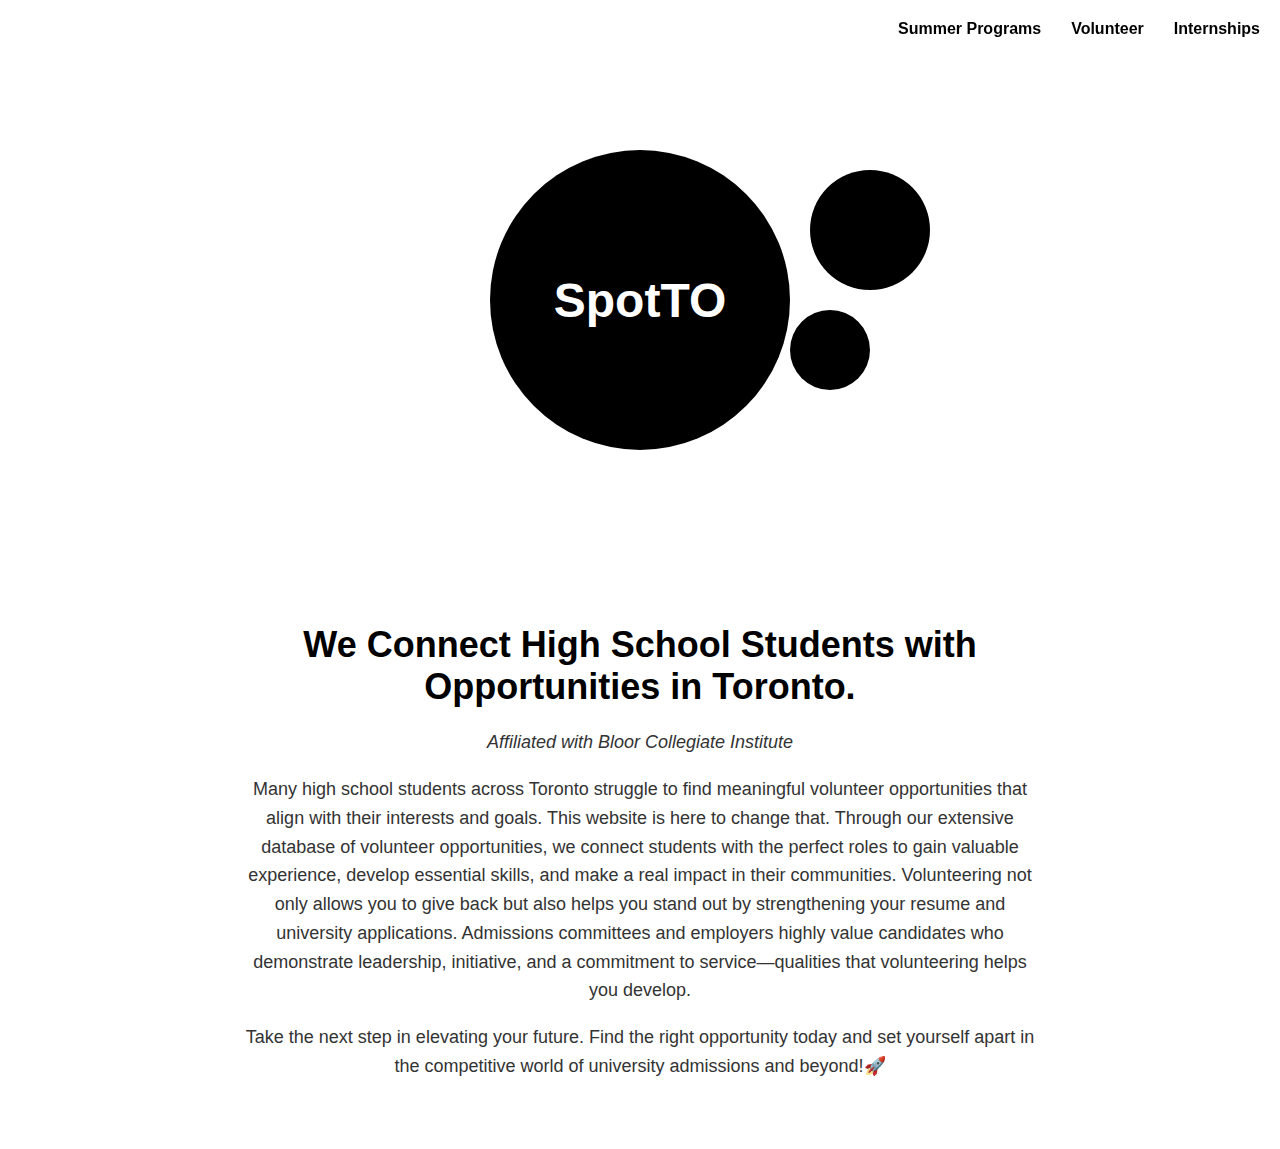
<file: docs/index.html>
<!DOCTYPE html>
<html>
<head>
    <title>SpotTO</title>
    <link rel="stylesheet" href="style.css">
</head>
<body>
    <!-- Navigation -->
    <nav class="nav-container">   
<!--<a href="#" class="logo-text" style="color: black; text-decoration: bold;"></a>-->
<!-- Note for future leo: im editing this for Chatgpt to remove the shift for the nav to the logo on corner right, if doesnt work just add back  -->
        
        <div class="nav-links">
            <a href="summerprogram.html" style="color: black; font-weight: bold;">Summer Programs</a>
            <a href="volunteer.html" style="color: black; font-weight: bold;">Volunteer</a>
            <a href="Internship.html" style="color: black; font-weight: bold;">Internships</a>
        </div>
    </nav>

       
    <!-- Main Logo Section-->
    <div class="main-content">
        <div class="logo-group">
            <div class="main-circle">
                <span style="font-weight: bold; color: white;">SpotTO</span>
            </div>
            <div class="small-bubble" style="position: absolute; bottom: 160px; right: 20px;"></div>
            <div class="medium-bubble" style="position: absolute; bottom: 260px; right: -40px;"></div>
        
        </div>

      
        <div class="text-content">
            <h1>We Connect High School Students with Opportunities in Toronto.</h1>
            <p><i>Affiliated with Bloor Collegiate Institute</i></p>
            <p>Many high school students across Toronto struggle to find meaningful volunteer opportunities that align with their interests and goals. This website is here to change that.

                Through our extensive database of volunteer opportunities, we connect students with the perfect roles to gain valuable experience, develop essential skills, and make a real impact in their communities. Volunteering not only allows you to give back but also helps you stand out by strengthening your resume and university applications. Admissions committees and employers highly value candidates who demonstrate leadership, initiative, and a commitment to service—qualities that volunteering helps you develop.</p>
        
                <p>Take the next step in elevating your future.
                     Find the right opportunity today and set yourself apart in the competitive world of university admissions and beyond!🚀</p>
                </div>
    </div>
    <script src="style.js"></script>
</body>
</html>
</file>
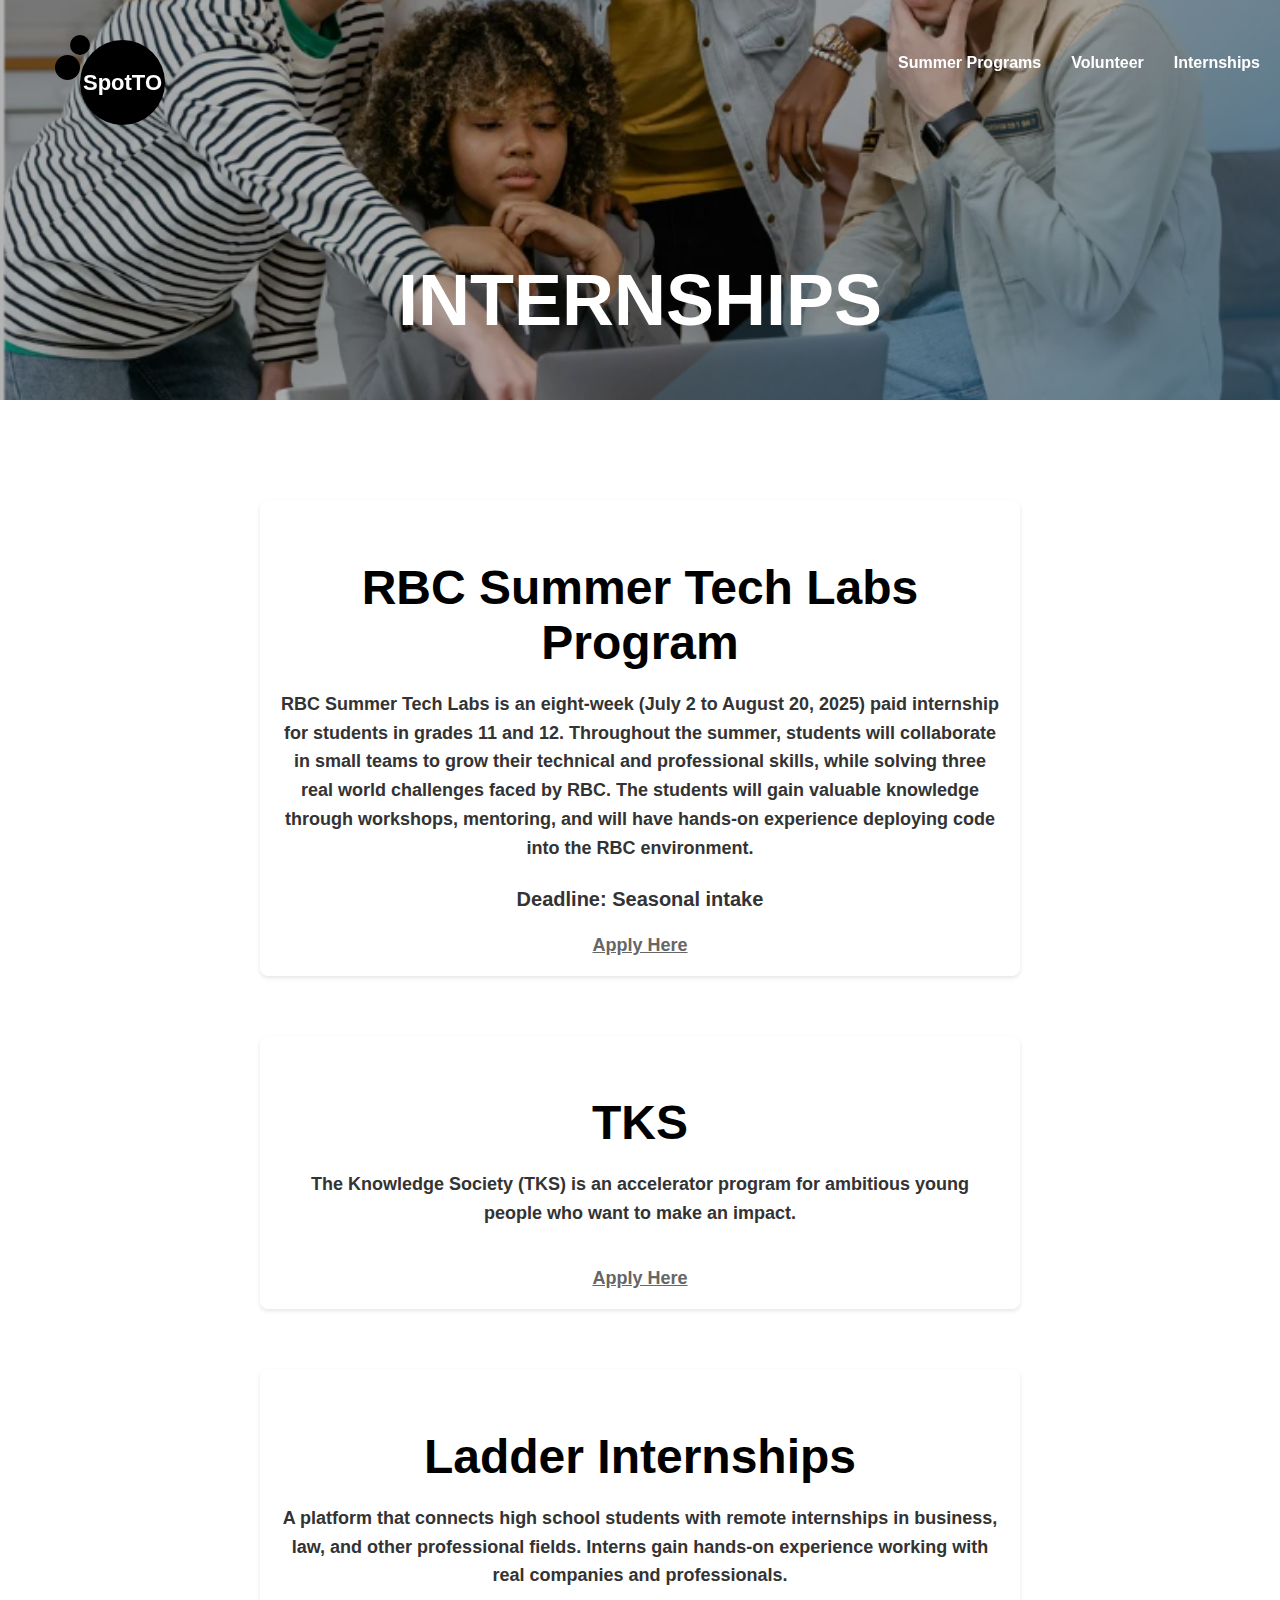
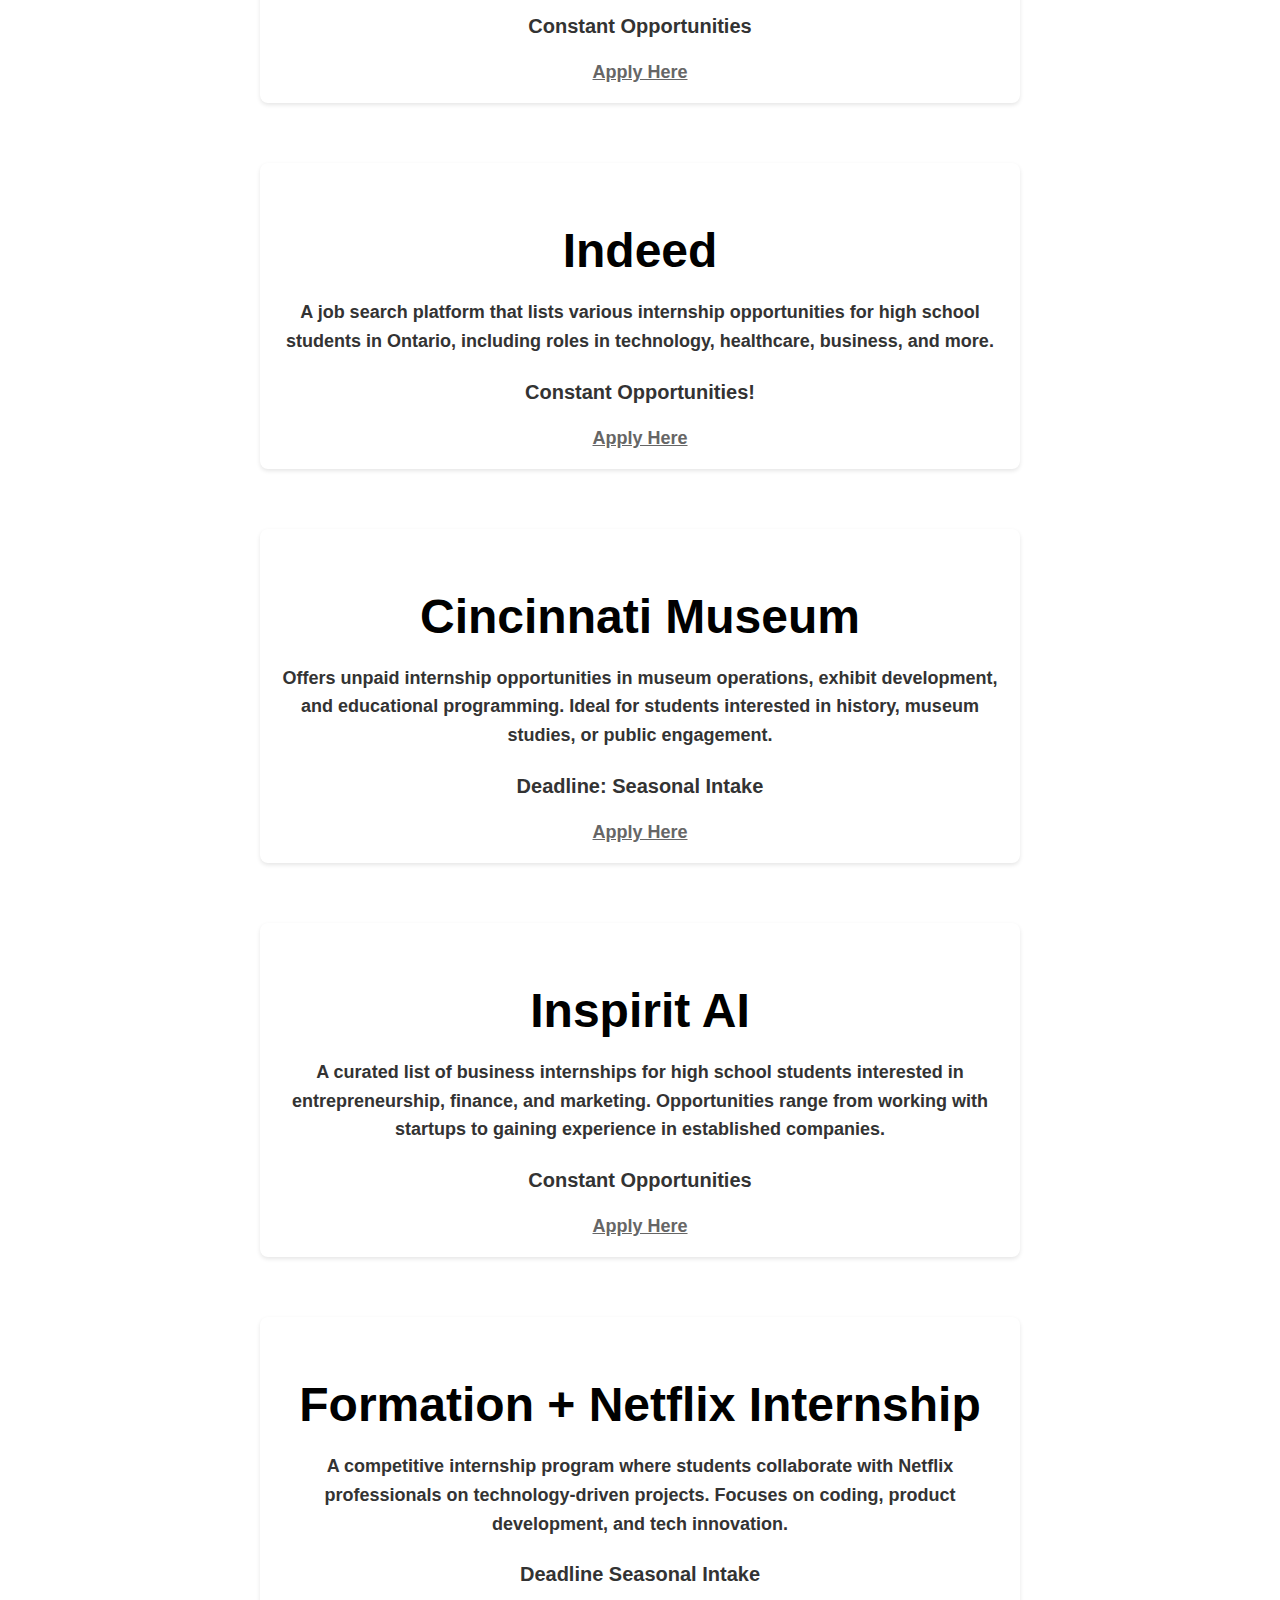
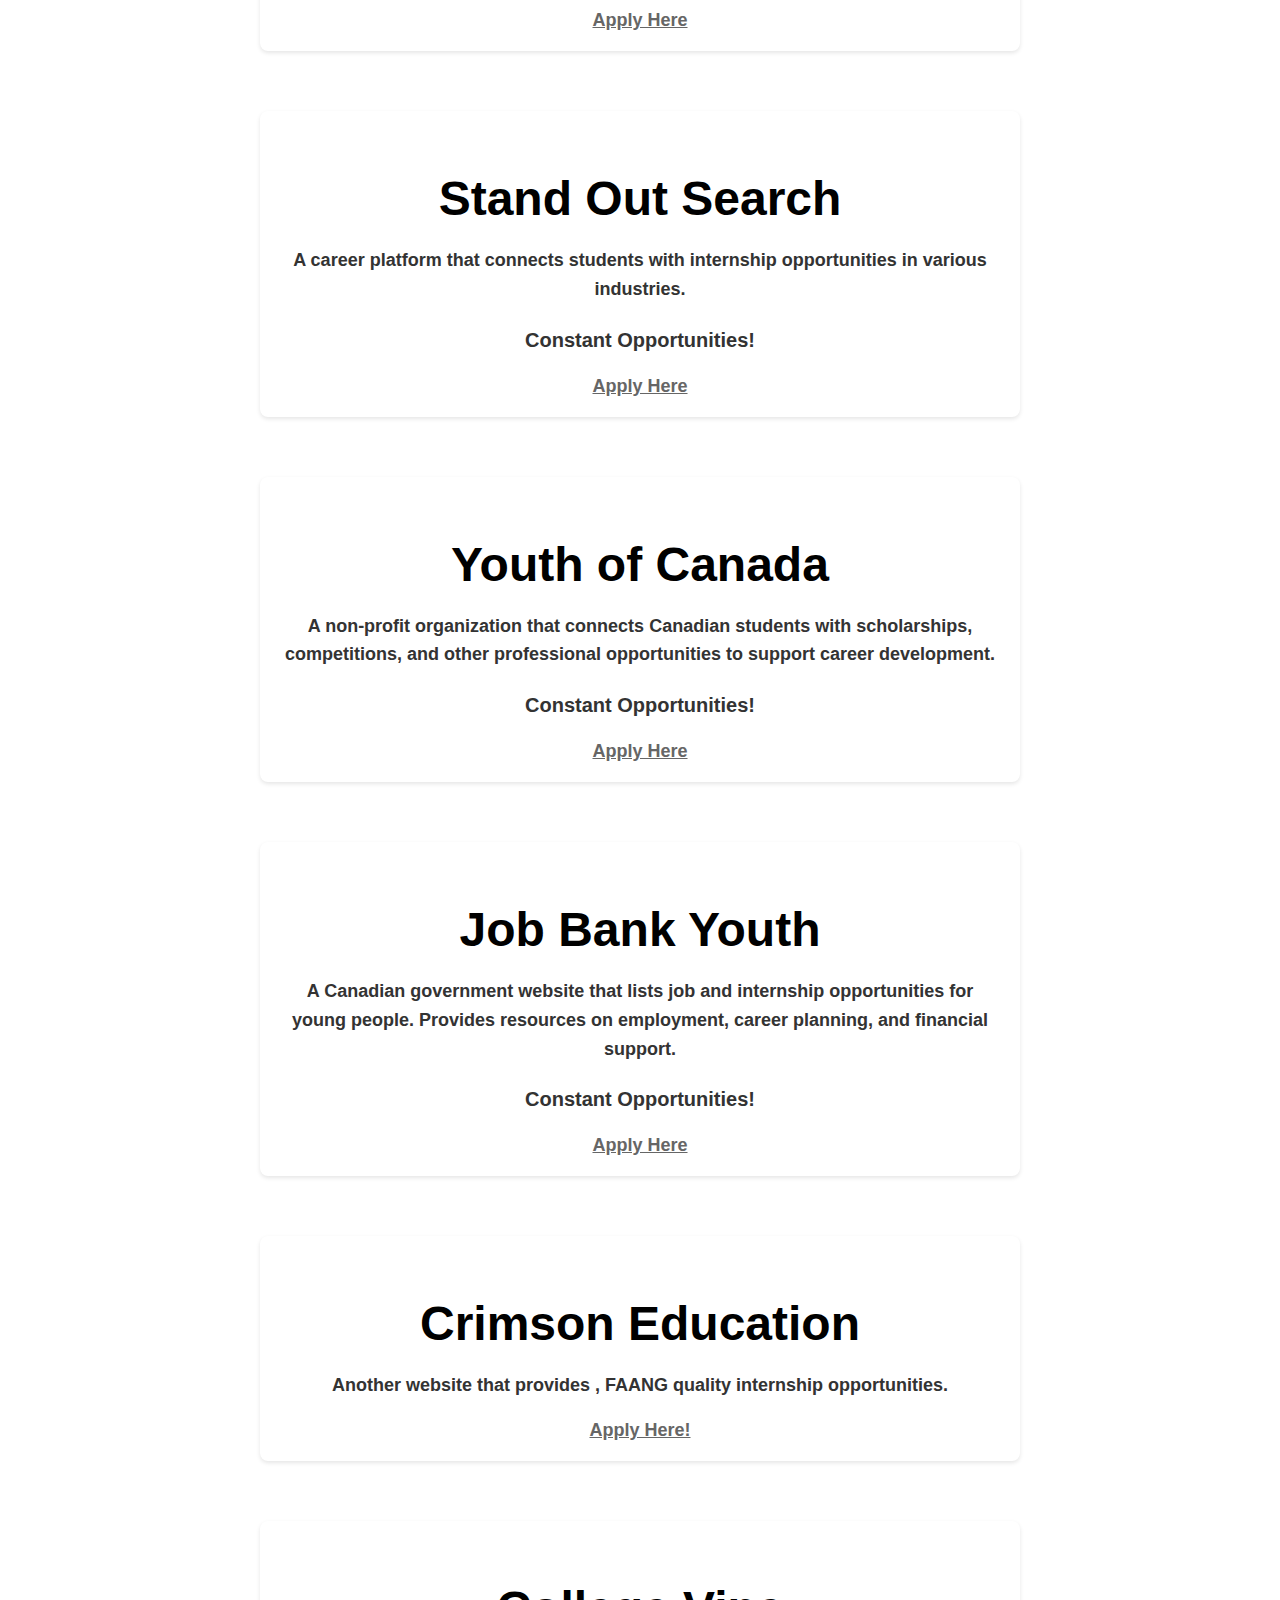
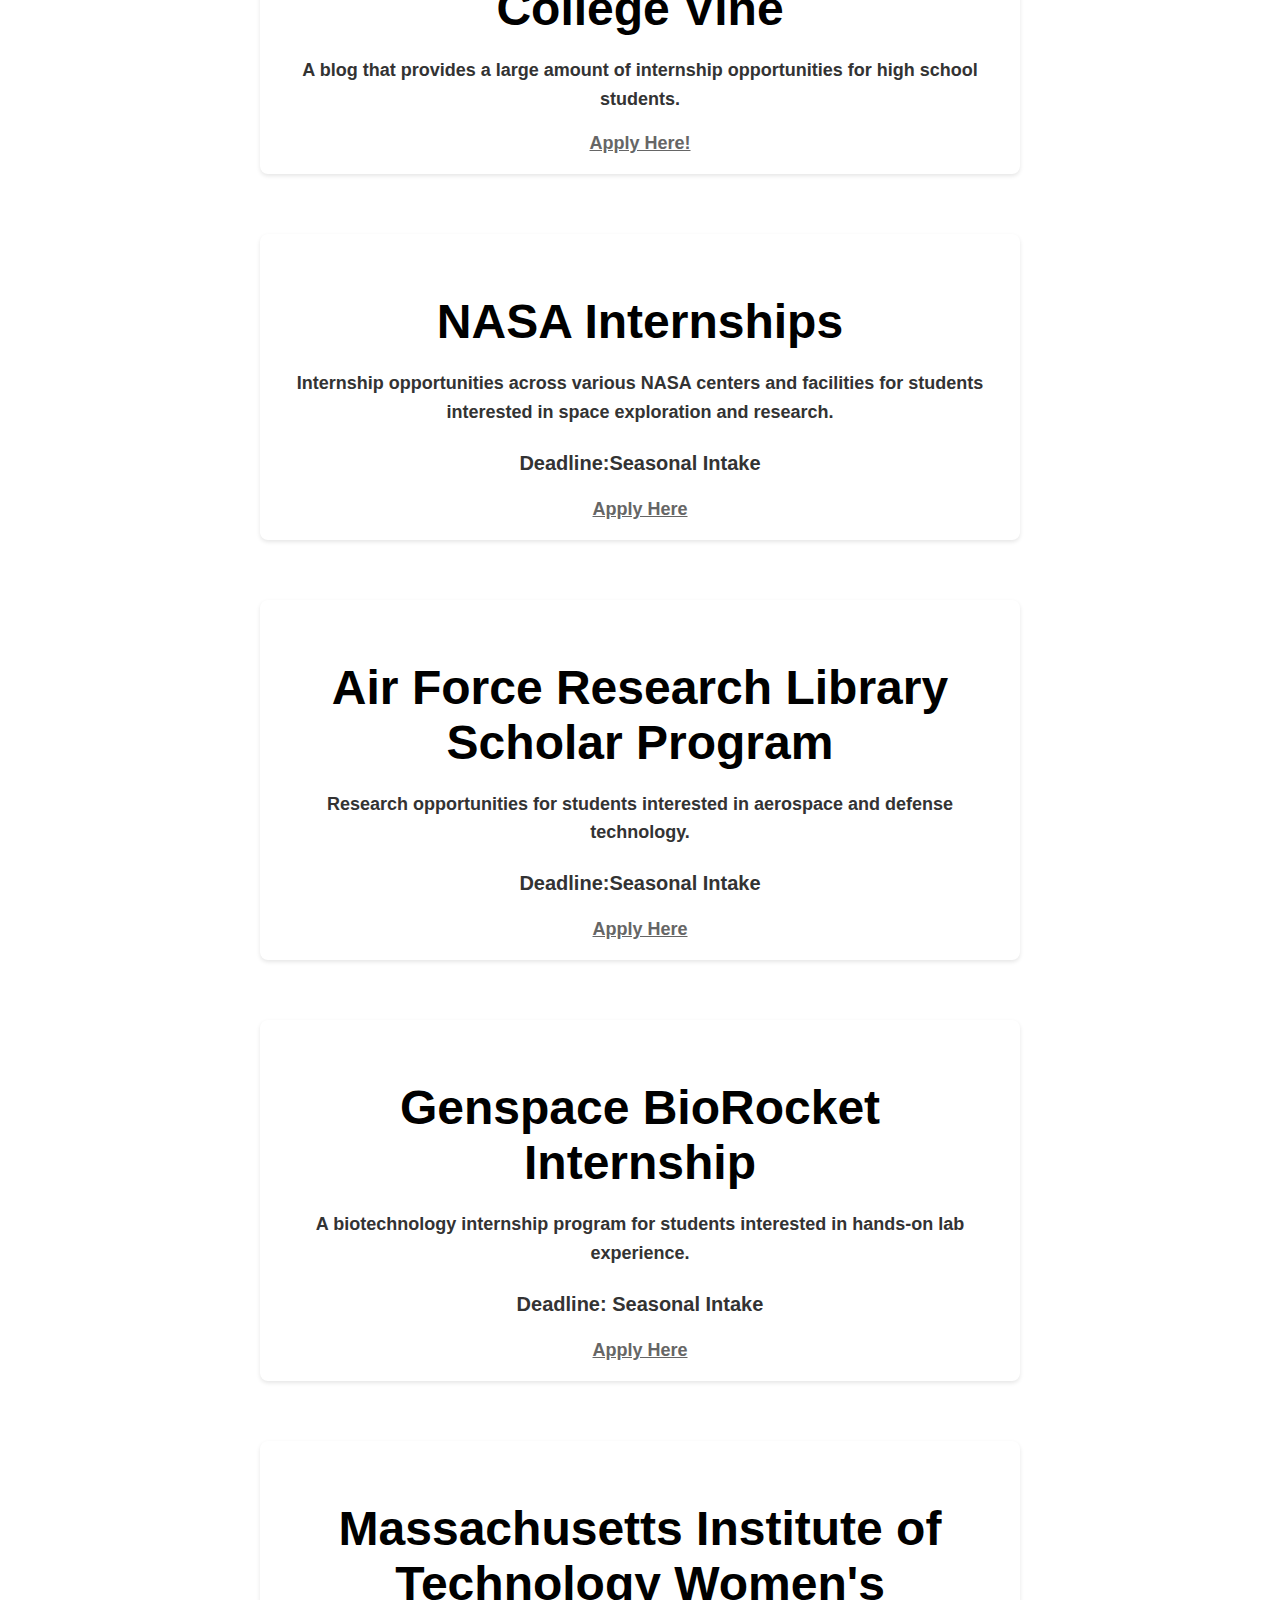
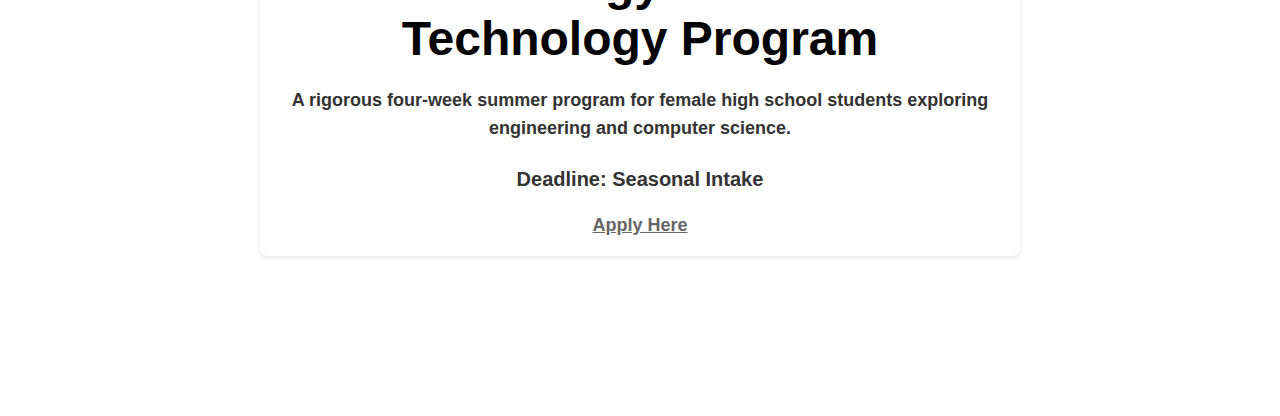
<file: docs/Internship.html>
<!DOCTYPE html>
<html>
<head>
    <title>SpotTO - Internships</title>
    <link rel="stylesheet" href="style.css">
</head>
<body>
    <script src="style.js"></script>

<!--Test Above-->
    <!-- Navigation -->
    <nav class="nav-containerwhite">
        <div class="logo-container" style="position: relative; margin-left: 30px;">
            <div class="small-bubble" style="position: absolute; width: 20px; height: 20px; background: black; border-radius: 50%; top: -5px; left: -10px;"></div>
            <div class="medium-bubble" style="position: absolute; width: 25px; height: 25px; background: black; border-radius: 50%; top: 15px; left: -25px;"></div>
            <div class="logo-circle" style="background: black; width: 85px; height: 85px; border-radius: 50%; display: flex; justify-content: center; align-items: center;">
                <a href="index.html" class="logo-text" style="color: white; font-weight: bold; font-size: 22px; text-decoration: none;">SpotTO</a>
            </div>
        </div>
        <div class="nav-links">
            <a href="summerprogram.html" style="color: white; font-weight: bold;">Summer Programs</a>
            <a href="volunteer.html" style="color: white; font-weight: bold;">Volunteer</a>
            <a href="Internship.html" style="color: white; font-weight: bold;">Internships</a>
        </div>
    </nav>

    <!-- Hero Section -->
    <div class="hero-section internship-hero"style="background-image: url('headerfolder/pp.png'); background-size: cover; background-position: center;">
        <h1 class="hero-title">INTERNSHIPS</h1>
    </div>

 <!-- Content Section -->
<div class="content-section">
    <div class="program-list">
        <div class="program-item">
            <h2 style="font-size: 48px; margin-bottom: 20px;">RBC Summer Tech Labs Program</h2>
                <p style="font-size: 18px; line-height: 1.6; margin-bottom: 20px;">
                    RBC Summer Tech Labs is an eight-week (July 2 to August 20, 2025) paid internship for students in grades 11 and 12. Throughout the summer, students will collaborate in small teams to grow their technical and professional skills, while solving three real world challenges faced by RBC.
                    The students will gain valuable knowledge through workshops, mentoring, and will have hands-on experience deploying code into the RBC environment.
                </p>
                <p style="font-size: 20px; margin-bottom: 20px;">Deadline: Seasonal intake</p>
                <a href="https://jobs.rbc.com/ca/en/amplify" style="font-size: 18px; color: #666; text-decoration: underline;">Apply Here</a>
            </div>

            <div class="program-item">
                <h2 style="font-size: 48px; margin-bottom: 20px;">TKS</h2>
                <p style="font-size: 18px; line-height: 1.6; margin-bottom: 20px;">
                    The Knowledge Society (TKS) is an accelerator program for ambitious young people who want to make an impact.
                </p>
                <p style="font-size: 20px; margin-bottom: 20px;"></p>
                <a href="https://tks.softr.app/tks2526waitlist" style="font-size: 18px; color: #666; text-decoration: underline;">Apply Here</a>
            </div>

<div class="program-item">
        <h2 style="font-size: 48px; margin-bottom: 20px;">Ladder Internships</h2>
            <p style="font-size: 18px; line-height: 1.6; margin-bottom: 20px;">
                A platform that connects high school students with remote internships in business, law, and other professional fields.
                Interns gain hands-on experience working with real companies and professionals.

            </p>
            <p style="font-size: 20px; margin-bottom: 20px;">Constant Opportunities</p>
        <a href="https://www.ladderinternships.com/ladder-internships-blog/law-internships-for-high-school-stude
Nts
" style="font-size: 18px; color: #666; text-decoration: underline;">Apply Here</a>
</div>
<!-- hello -->
<div class="program-item">
        <h2 style="font-size: 48px; margin-bottom: 20px;">Indeed</h2>
            <p style="font-size: 18px; line-height: 1.6; margin-bottom: 20px;">
                A job search platform that lists various internship opportunities for high school students in Ontario, including roles in technology, healthcare, business, and more.
            </p>
            <p style="font-size: 20px; margin-bottom: 20px;">Constant Opportunities!</p>
        <a href="https://ca.indeed.com/q-internships-for-high-school-students-l-ontario-jobs.html" style="font-size: 18px; color: #666; text-decoration: underline;">Apply Here</a>
</div>
<div class="program-item">
        <h2 style="font-size: 48px; margin-bottom: 20px;">Cincinnati Museum</h2>
            <p style="font-size: 18px; line-height: 1.6; margin-bottom: 20px;">
                Offers unpaid internship opportunities in museum operations, exhibit development, and educational programming. 
                Ideal for students interested in history, museum studies, or public engagement.
            </p>
            <p style="font-size: 20px; margin-bottom: 20px;">Deadline: Seasonal Intake  </p>
        <a href="https://www.cincymuseum.org/internship-opportunities/" style="font-size: 18px; color: #666; text-decoration: underline;">Apply Here</a>
</div>
<div class="program-item">
        <h2 style="font-size: 48px; margin-bottom: 20px;">Inspirit AI</h2>
            <p style="font-size: 18px; line-height: 1.6; margin-bottom: 20px;">
                A curated list of business internships for high school students interested in entrepreneurship, finance, and marketing. 
                Opportunities range from working with startups to gaining experience in established companies.
            </p>
            <p style="font-size: 20px; margin-bottom: 20px;">Constant Opportunities</p>
        <a href="https://www.inspiritai.com/blogs/ai-blog/business-internships-for-high-school-students" style="font-size: 18px; color: #666; text-decoration: underline;">Apply Here</a>
</div>

<div class="program-item">
        <h2 style="font-size: 48px; margin-bottom: 20px;">Formation + Netflix Internship</h2>
            <p style="font-size: 18px; line-height: 1.6; margin-bottom: 20px;">
                A competitive internship program where students collaborate with Netflix professionals on technology-driven projects.
                Focuses on coding, product development, and tech innovation.
            </p>
            <p style="font-size: 20px; margin-bottom: 20px;">Deadline Seasonal Intake</p>
        <a href="https://formation.dev/partners/netflix" style="font-size: 18px; color: #666; text-decoration: underline;">Apply Here</a>
</div>

<div class="program-item">
        <h2 style="font-size: 48px; margin-bottom: 20px;">Stand Out Search</h2>
            <p style="font-size: 18px; line-height: 1.6; margin-bottom: 20px;">
               A career platform that connects students with internship opportunities in various industries.
            </p>
            <p style="font-size: 20px; margin-bottom: 20px;">Constant Opportunities!</p>
        <a href="https://www.standoutsearch.com/" style="font-size: 18px; color: #666; text-decoration: underline;">Apply Here</a>
</div>

<div class="program-item">
        <h2 style="font-size: 48px; margin-bottom: 20px;">Youth of Canada</h2>
            <p style="font-size: 18px; line-height: 1.6; margin-bottom: 20px;">
               A non-profit organization that connects Canadian students with scholarships, competitions, and other professional opportunities to support career development.
            </p>
            <p style="font-size: 20px; margin-bottom: 20px;">Constant Opportunities!</p>
        <a href="https://www.youthofcanada.ca/opportunities1" style="font-size: 18px; color: #666; text-decoration: underline;">Apply Here</a>
</div>
<div class="program-item">
        <h2 style="font-size: 48px; margin-bottom: 20px;">Job Bank Youth</h2>
            <p style="font-size: 18px; line-height: 1.6; margin-bottom: 20px;">
              A Canadian government website that lists job and internship opportunities for young people. 
              Provides resources on employment, career planning, and financial support.
            </p>
            <p style="font-size: 20px; margin-bottom: 20px;">Constant Opportunities!</p>
        <a href="https://www.jobbank.gc.ca/youth" style="font-size: 18px; color: #666; text-decoration: underline;">Apply Here</a>
</div>

<div class="program-item">
    <h2 style="font-size: 48px; margin-bottom: 20px;">Crimson Education</h2>
        <p style="font-size: 18px; line-height: 1.6; margin-bottom: 20px;">
            Another website that provides , FAANG quality internship opportunities.
        </p>
    <a href="https://www.crimsoneducation.org/ca/blog/internships-for-high-school-students/" style="font-size: 18px; color: #666; text-decoration: underline;">Apply Here!</a>
</div>       
        
<div class="program-item">
        <h2 style="font-size: 48px; margin-bottom: 20px;">College Vine </h2>
            <p style="font-size: 18px; line-height: 1.6; margin-bottom: 20px;">
                A blog that provides a large amount of internship opportunities for high school students.
            </p>
        <a href="https://blog.collegevine.com/computer-science-internships-for-high-school-students" style="font-size: 18px; color: #666; text-decoration: underline;">Apply Here!</a>
    </div>     

<div class="program-item">
        <h2 style="font-size: 48px; margin-bottom: 20px;">NASA Internships</h2>
            <p style="font-size: 18px; line-height: 1.6; margin-bottom: 20px;">
                Internship opportunities across various NASA centers and facilities for students interested in space exploration and research.
            </p>
        <p style="font-size: 20px; margin-bottom: 20px;">Deadline:Seasonal Intake </p>
    <a href="https://stemgateway.nasa.gov/public/s/explore-opportunities" style="font-size: 18px; color: #666; text-decoration: underline;">Apply Here</a>
</div>

<div class="program-item">
        <h2 style="font-size: 48px; margin-bottom: 20px;">Air Force Research Library Scholar Program</h2>
            <p style="font-size: 18px; line-height: 1.6; margin-bottom: 20px;">
                Research opportunities for students interested in aerospace and defense technology.
            </p>
        <p style="font-size: 20px; margin-bottom: 20px;">Deadline:Seasonal Intake </p>
    <a href="https://afrlscholars.usra.edu/scholarsprogram/application/" style="font-size: 18px; color: #666; text-decoration: underline;">Apply Here</a>
</div>

<div class="program-item">
        <h2 style="font-size: 48px; margin-bottom: 20px;">Genspace BioRocket Internship</h2>
            <p style="font-size: 18px; line-height: 1.6; margin-bottom: 20px;">
                A biotechnology internship program for students interested in hands-on lab experience.
            </p>
        <p style="font-size: 20px; margin-bottom: 20px;">Deadline: Seasonal Intake</p>
    <a href="https://www.genspace.org/biorocket" style="font-size: 18px; color: #666; text-decoration: underline;">Apply Here</a>
</div>

<div class="program-item">
        <h2 style="font-size: 48px; margin-bottom: 20px;">Massachusetts Institute of Technology Women's Technology Program</h2>
            <p style="font-size: 18px; line-height: 1.6; margin-bottom: 20px;">
                A rigorous four-week summer program for female high school students exploring engineering and computer science.
            </p>
        <p style="font-size: 20px; margin-bottom: 20px;">Deadline: Seasonal Intake</p>
    <a href="https://web.mit.edu/wtp/" style="font-size: 18px; color: #666; text-decoration: underline;">Apply Here</a>
</div>
  
        </div>
    </div>
</body>
</html>
</file>
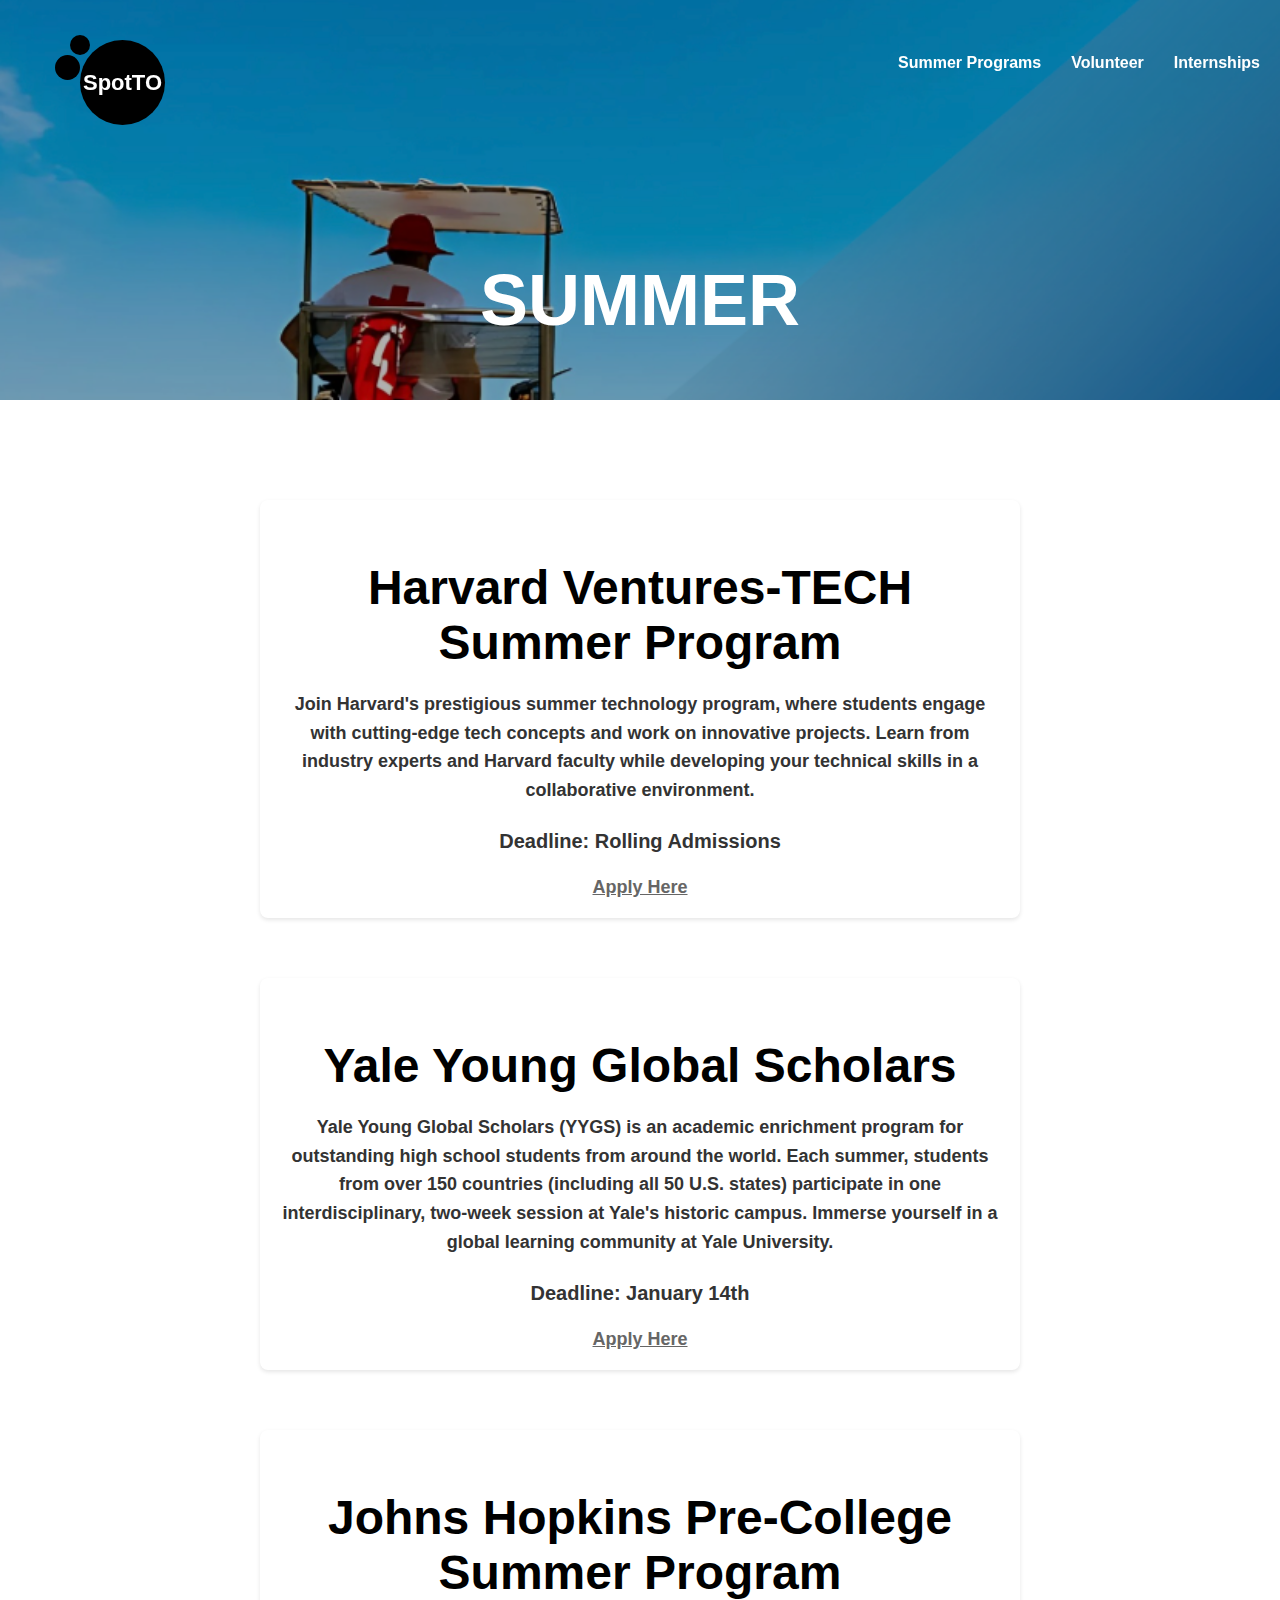
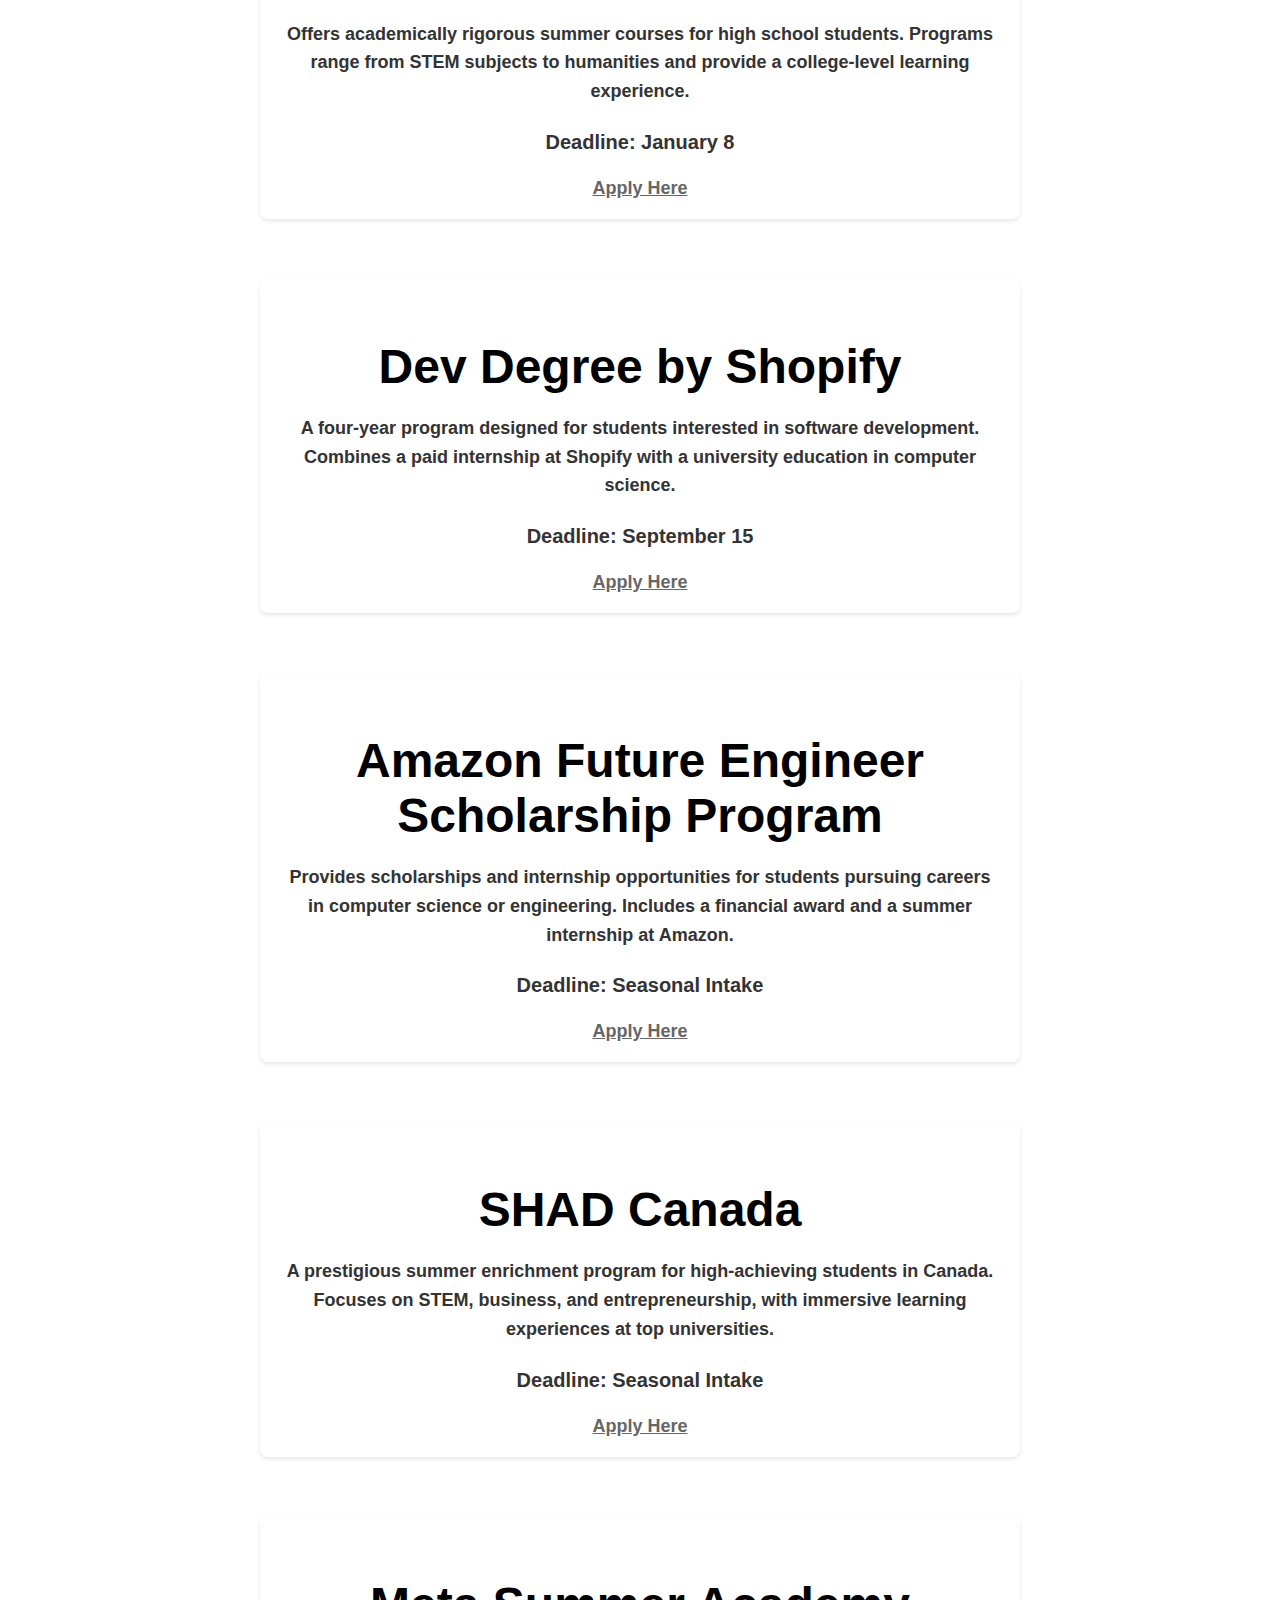
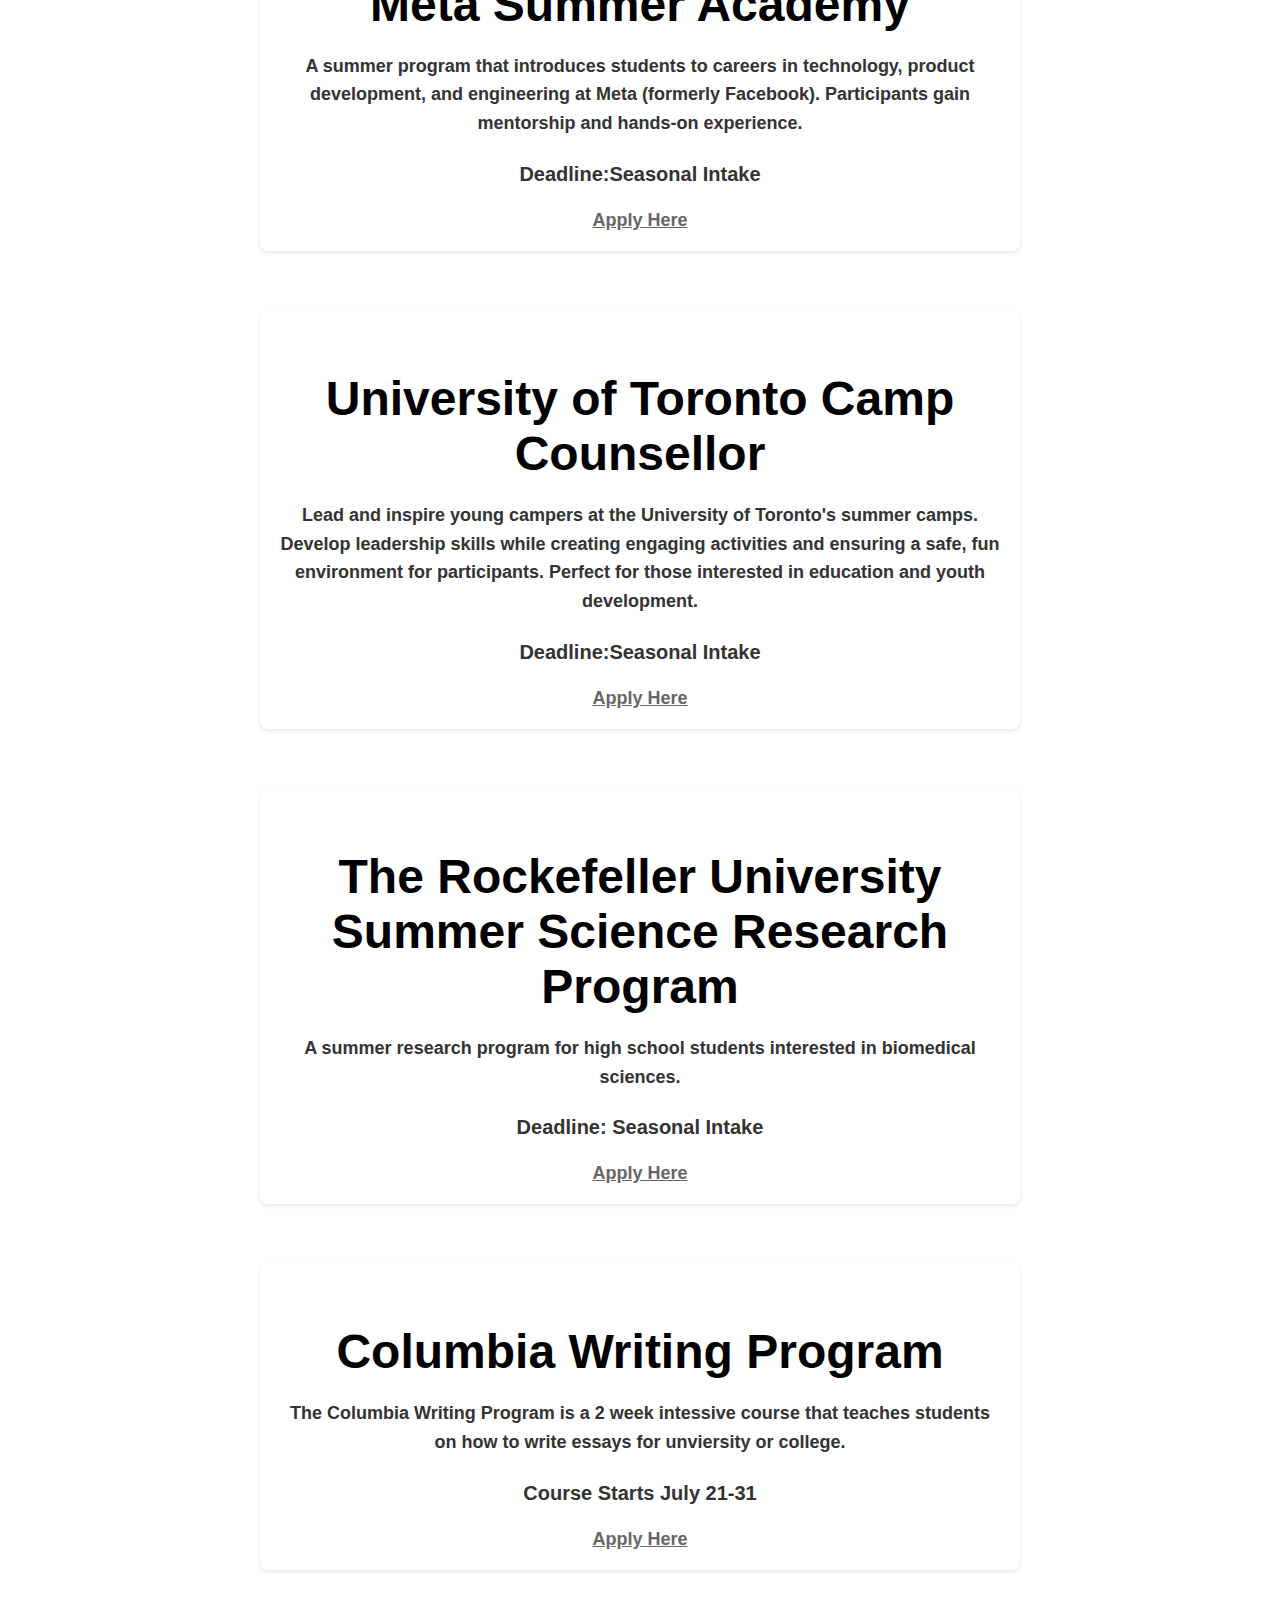
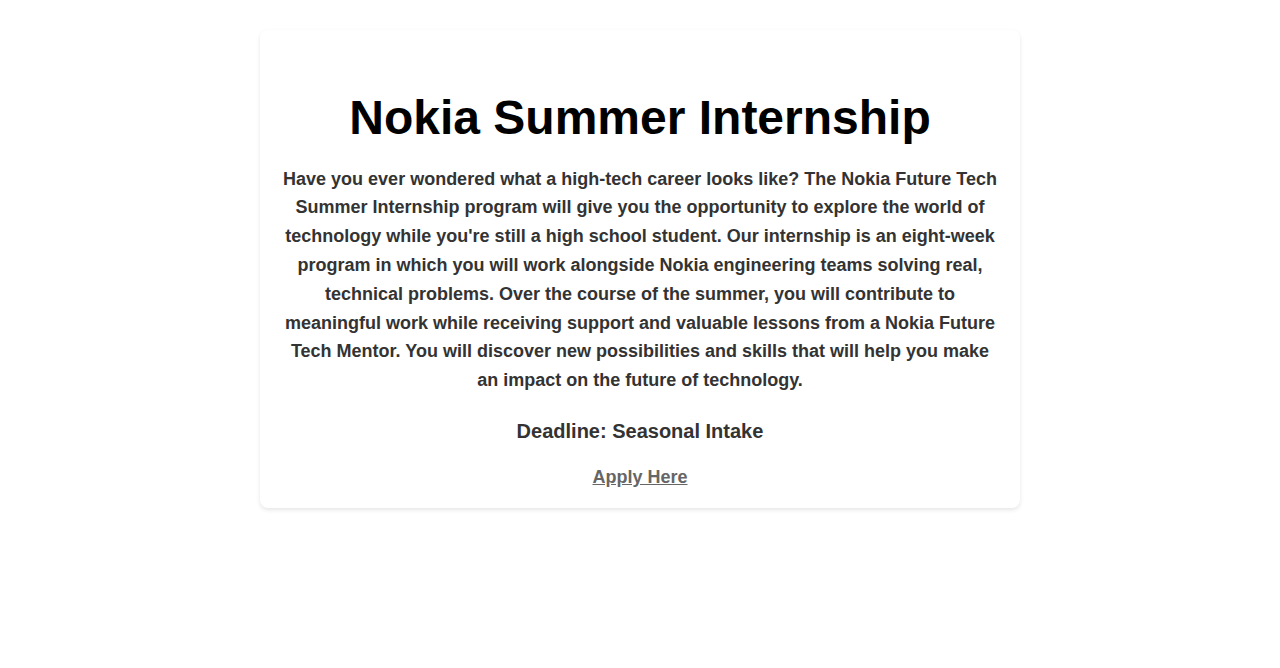
<file: docs/summerprogram.html>
<!DOCTYPE html>
<html>
<head>
    <title>SpotTO - Summer Programs</title>
    <link rel="stylesheet" href="style.css">
</head>
<body>
    <!--Navigation -->
    <nav class="nav-containerwhite">
        <div class="logo-container" style="position: relative; margin-left: 30px;">
            <div class="small-bubble" style="position: absolute; width: 20px; height: 20px; background: black; border-radius: 50%; top: -5px; left: -10px;"></div>
            <div class="medium-bubble" style="position: absolute; width: 25px; height: 25px; background: black; border-radius: 50%; top: 15px; left: -25px;"></div>
            <div class="logo-circle" style="background: black; width: 85px; height: 85px; border-radius: 50%; display: flex; justify-content: center; align-items: center;">
                <a href="index.html" class="logo-text" style="color: white; font-weight: bold; font-size: 22px; text-decoration: none;">SpotTO</a>
            </div>
        </div>
        <div class="nav-links">
            <a href="summerprogram.html" style="color: white; font-weight: bold;">Summer Programs</a>
            <a href="volunteer.html" style="color: white; font-weight: bold;">Volunteer</a>
            <a href="Internship.html" style="color: white; font-weight: bold;">Internships</a>
        </div>
    </nav>

    <script src="style.js"></script>
    <!-- Hero Section with Background Image -->
    <div class="hero-section summer-hero" style="background-image: url('headerfolder/sp.png'); background-size: cover; background-position: center;">
        <h1 class="hero-title">SUMMER</h1>
    </div>

    <!-- Content Section -->
 <div class="content-section">
    <div class="program-list">
        <div class="program-item">
                <h2 style="font-size: 48px; margin-bottom: 20px;">Harvard Ventures-TECH Summer Program</h2>
                <p style="font-size: 18px; line-height: 1.6; margin-bottom: 20px;">
                    Join Harvard's prestigious summer technology program, where students engage with cutting-edge tech concepts
                    and work on innovative projects. Learn from industry experts and Harvard faculty while developing your
                    technical skills in a collaborative environment.
                </p>
            <p style="font-size: 20px; margin-bottom: 20px;">Deadline: Rolling Admissions</p>
        <a href="https://tech.seas.harvard.edu/summer/apply" style="font-size: 18px; color: #666; text-decoration: underline;">Apply Here</a>
        </div>

<div class="program-item">
                <h2 style="font-size: 48px; margin-bottom: 20px;">Yale Young Global Scholars</h2>
                <p style="font-size: 18px; line-height: 1.6; margin-bottom: 20px;">
                    Yale Young Global Scholars (YYGS) is an academic enrichment program for outstanding high school students 
                    from around the world. Each summer, students from over 150 countries (including all 50 U.S. states) participate in 
                    one interdisciplinary, two-week session at Yale's historic campus. Immerse yourself in a global learning 
                    community at Yale University.
                </p>
                <p style="font-size: 20px; margin-bottom: 20px;">Deadline: January 14th</p>
                <a href="https://globalscholars.yale.edu/how-to-apply" style="font-size: 18px; color: #666; text-decoration: underline;">Apply Here</a>
            </div>

<div class="program-item">
        <h2 style="font-size: 48px; margin-bottom: 20px;">Johns Hopkins Pre-College Summer Program</h2>
            <p style="font-size: 18px; line-height: 1.6; margin-bottom: 20px;">
               Offers academically rigorous summer courses for high school students. 
               Programs range from STEM subjects to humanities and provide a college-level learning experience.
            </p>
        <p style="font-size: 20px; margin-bottom: 20px;">Deadline: January 8</p>
     <a href="https://summer.jhu.edu/programs-courses/pre-college-programs/" style="font-size: 18px; color: #666; text-decoration: underline;">Apply Here</a>
</div>
<div class="program-item">
        <h2 style="font-size: 48px; margin-bottom: 20px;">Dev Degree by Shopify</h2>
            <p style="font-size: 18px; line-height: 1.6; margin-bottom: 20px;">
                A four-year program designed for students interested in software development. 
                Combines a paid internship at Shopify with a university education in computer science.
            </p>
        <p style="font-size: 20px; margin-bottom: 20px;">Deadline: September 15</p>
    <a href="https://devdegree.ca/" style="font-size: 18px; color: #666; text-decoration: underline;">Apply Here</a>
</div>
<div class="program-item">
        <h2 style="font-size: 48px; margin-bottom: 20px;">Amazon Future Engineer Scholarship Program</h2>
            <p style="font-size: 18px; line-height: 1.6; margin-bottom: 20px;">
               Provides scholarships and internship opportunities for students pursuing careers in computer science or engineering.
                Includes a financial award and a summer internship at Amazon.
            </p>
        <p style="font-size: 20px; margin-bottom: 20px;">Deadline: Seasonal Intake </p>
    <a href="https://www.amazonfutureengineer.com/scholarships" style="font-size: 18px; color: #666; text-decoration: underline;">Apply Here</a>
</div>
<div class="program-item">
        <h2 style="font-size: 48px; margin-bottom: 20px;">SHAD Canada</h2>
            <p style="font-size: 18px; line-height: 1.6; margin-bottom: 20px;">
                A prestigious summer enrichment program for high-achieving students in Canada.
                 Focuses on STEM, business, and entrepreneurship, with immersive learning experiences at top universities.
            </p>
        <p style="font-size: 20px; margin-bottom: 20px;">Deadline: Seasonal Intake</p>
    <a href="https://www.shad.ca/apply/" style="font-size: 18px; color: #666; text-decoration: underline;">Apply Here</a>
</div>
<div class="program-item">    
    <h2 style="font-size: 48px; margin-bottom: 20px;">Meta Summer Academy</h2>
            <p style="font-size: 18px; line-height: 1.6; margin-bottom: 20px;">
A summer program that introduces students to careers in technology, product development, and engineering at Meta (formerly Facebook).
 Participants gain mentorship and hands-on experience.
            </p>
        <p style="font-size: 20px; margin-bottom: 20px;">Deadline:Seasonal Intake</p>
    <a href="https://metasummeracademy.com/" style="font-size: 18px; color: #666; text-decoration: underline;">Apply Here</a>
</div>
<div class="program-item">
        <h2 style="font-size: 48px; margin-bottom: 20px;">University of Toronto Camp Counsellor</h2>
        <p style="font-size: 18px; line-height: 1.6; margin-bottom: 20px;">
                Lead and inspire young campers at the University of Toronto's summer camps. Develop leadership skills
                while creating engaging activities and ensuring a safe, fun environment for participants. Perfect for
                those interested in education and youth development.
            </p>
        <p style="font-size: 20px; margin-bottom: 20px;">Deadline:Seasonal Intake </p>
    <a href="https://www.uoft.ca/summer-camps" style="font-size: 18px; color: #666; text-decoration: underline;">Apply Here</a>
</div>

<div class="program-item">
        <h2 style="font-size: 48px; margin-bottom: 20px;">The Rockefeller University Summer Science Research Program</h2>
        <p style="font-size: 18px; line-height: 1.6; margin-bottom: 20px;">
                A summer research program for high school students interested in biomedical sciences.
            </p>
        <p style="font-size: 20px; margin-bottom: 20px;">Deadline: Seasonal Intake</p>
    <a href="https://www.rockefeller.edu/outreach/ssrp/" style="font-size: 18px; color: #666; text-decoration: underline;">Apply Here</a>
</div>

<div class="program-item">
    <h2 style="font-size: 48px; margin-bottom: 20px;">Columbia Writing Program</h2>
            <p style="font-size: 18px; line-height: 1.6; margin-bottom: 20px;">
                The Columbia Writing Program is a 2 week intessive course that teaches students on how to write essays for unviersity or college. 
            </p>
        <p style="font-size: 20px; margin-bottom: 20px;">Course Starts July 21-31 </p>
    <a href="https://precollege.sps.columbia.edu/programs/summer-programs/columbia-writing-academy-summer" style="font-size: 18px; color: #666; text-decoration: underline;">Apply Here</a>
</div>

<div class="program-item">
        <h2 style="font-size: 48px; margin-bottom: 20px;">Nokia Summer Internship  </h2>
            <p style="font-size: 18px; line-height: 1.6; margin-bottom: 20px;">
                Have you ever wondered what a high-tech career looks like? The Nokia Future Tech Summer Internship program will give you the opportunity to explore the world of technology while you're still a high school student.
Our internship is an eight-week program in which you will work alongside Nokia engineering teams solving real, technical problems. 
Over the course of the summer, you will contribute to meaningful work while receiving support and valuable lessons from a Nokia Future Tech Mentor. 
You will discover new possibilities and skills that will help you make an impact on the future of technology.
            </p>
        <p style="font-size: 20px; margin-bottom: 20px;">Deadline: Seasonal Intake</p>
    <a href="https://www.nokia.com/about-us/careers/student-and-graduate-opportunities/canada/future-tech-summer-internship/" style="font-size: 18px; color: #666; text-decoration: underline;">Apply Here</a>
</div>

        </div>
    </div>
</body>
</html>
</file>
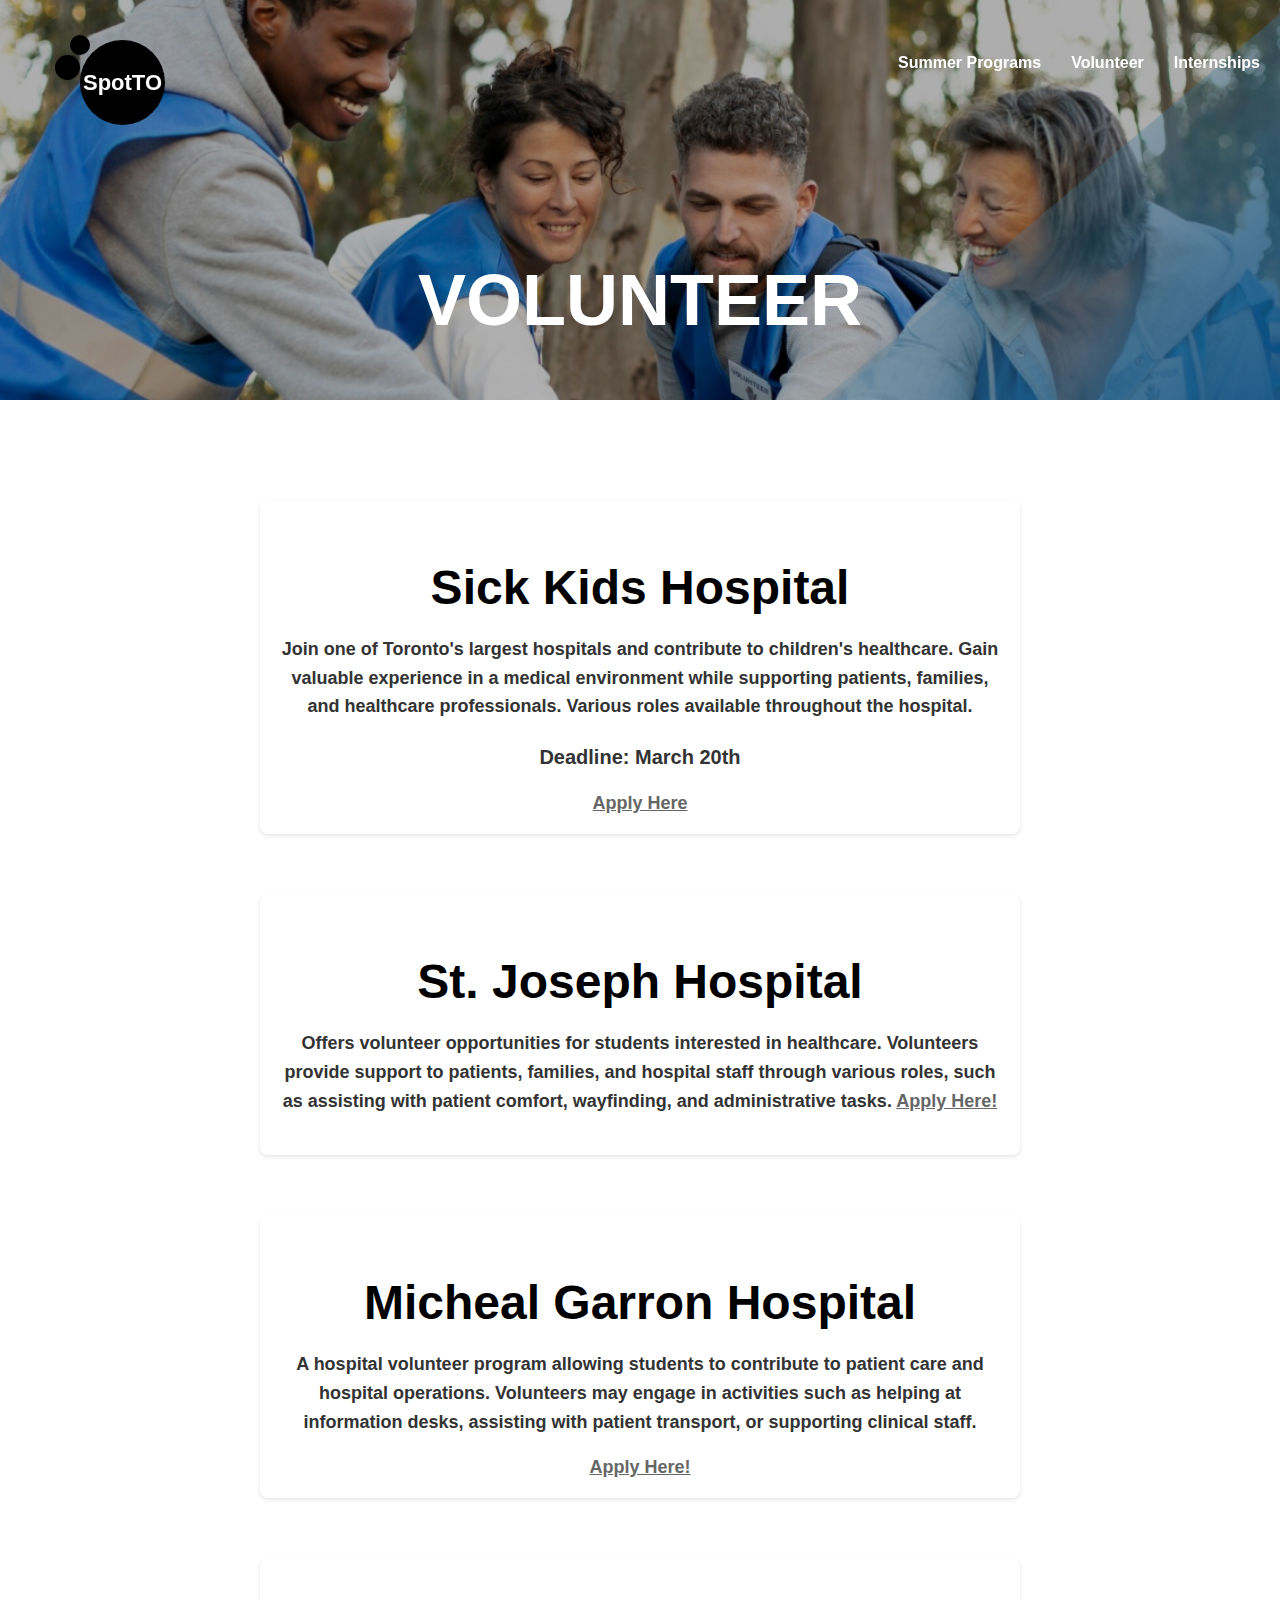
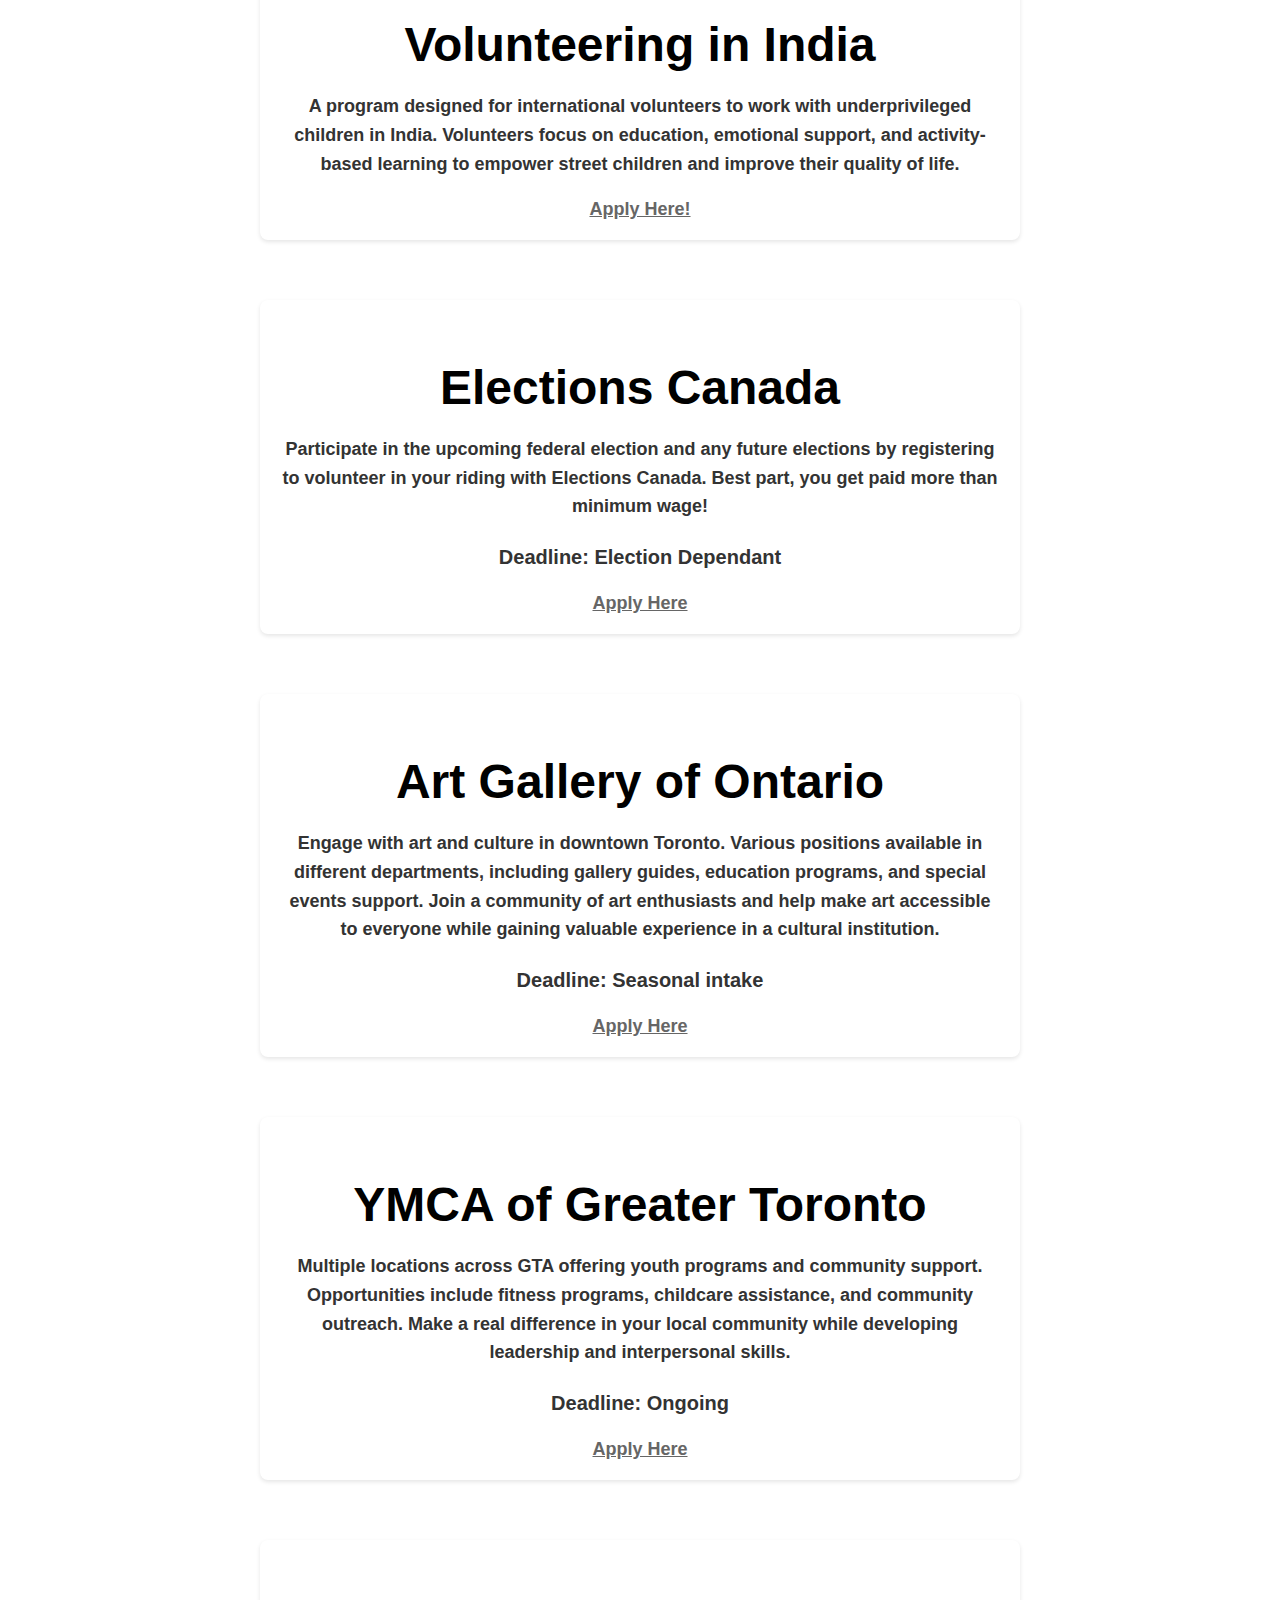
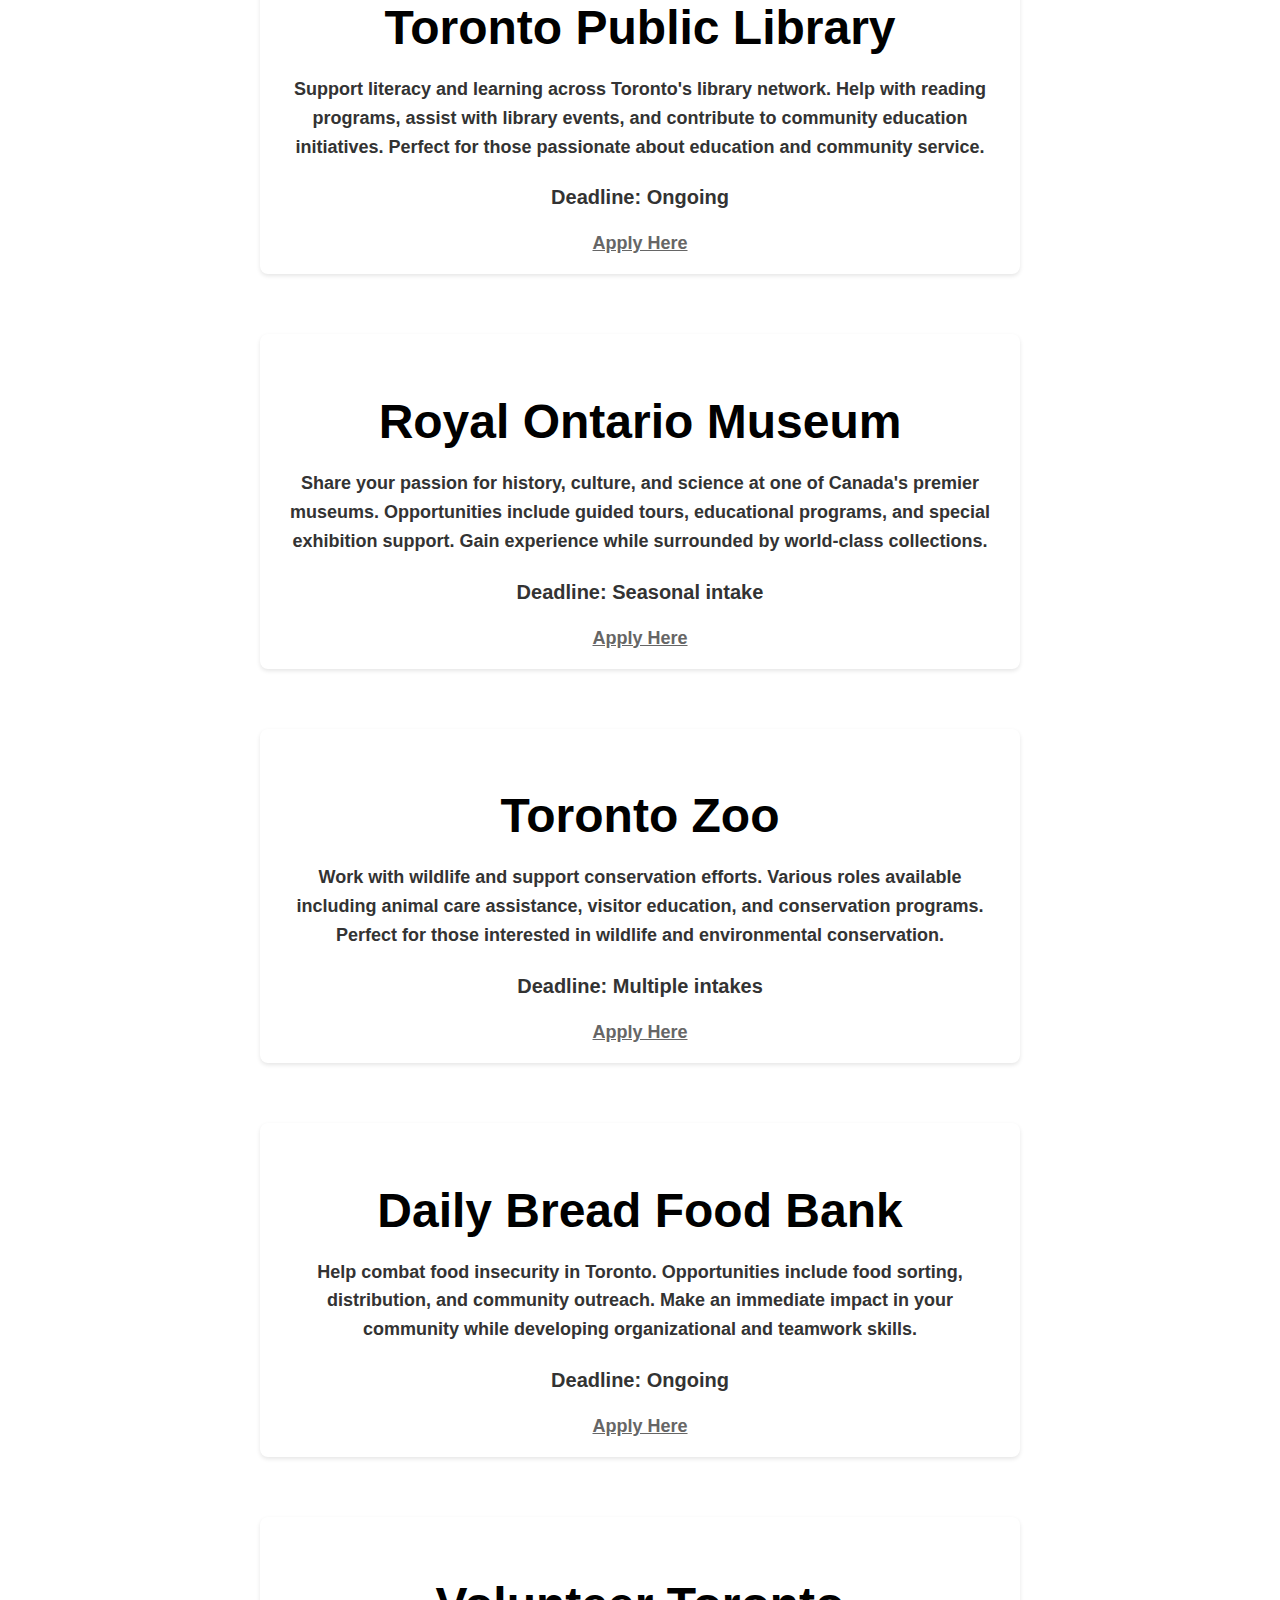
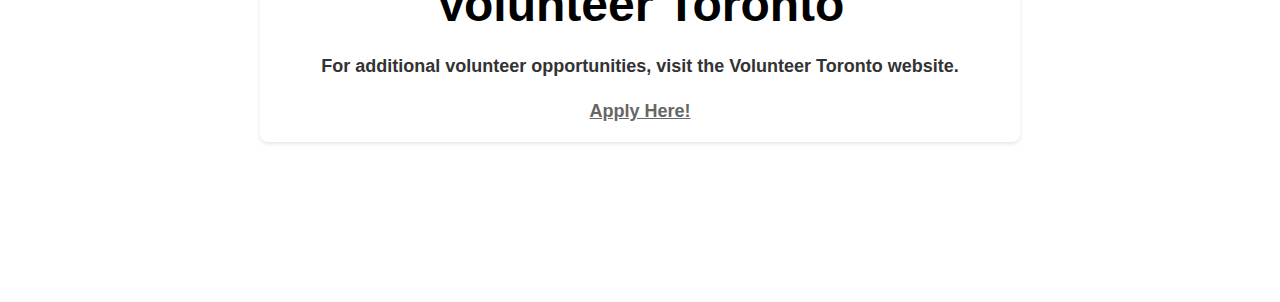
<file: docs/volunteer.html>
<!DOCTYPE html>
<html>
<head>
    <title>SpotTO - Volunteer</title>
    <link rel="stylesheet" href="style.css">
</head>
<body>
    <!-- Navigation 
    <nav class="main-container">
        <div class="logo-container" style="position: relative; margin-left: 30px;">
            <div class="small-bubble" style="position: absolute; width: 20px; height: 20px; background: black; border-radius: 50%; top: -5px; left: -10px;"></div>
            <div class="medium-bubble" style="position: absolute; width: 25px; height: 25px; background: black; border-radius: 50%; top: 15px; left: -25px;"></div>
            <div class="logo-circle" style="background: black; width: 85px; height: 85px; border-radius: 50%; display: flex; justify-content: center; align-items: center;">
                <a href="SpotTO.html" class="logo-text" style="color: white; font-weight: bold; font-size: 22px; text-decoration: none;">SpotTO</a>
            </div>
        </div>
        <div class="main-links">
            <a href="summerprogram.html" style="color: white; font-weight: bold;">Summer Programs</a>
            <a href="volunteer.html" style="color: white; font-weight: bold;">Volunteer</a>
            <a href="Internship.html" style="color: white; font-weight: bold;">Internships</a>
        </div>
    </nav>
-->


<nav class="nav-containerwhite">
    <div class="logo-container" style="position: relative; margin-left: 30px;">
        <div class="small-bubble" style="position: absolute; width: 20px; height: 20px; background: black; border-radius: 50%; top: -5px; left: -10px;"></div>
        <div class="medium-bubble" style="position: absolute; width: 25px; height: 25px; background: black; border-radius: 50%; top: 15px; left: -25px;"></div>
        <div class="logo-circle" style="background: black; width: 85px; height: 85px; border-radius: 50%; display: flex; justify-content: center; align-items: center;">
            <a href="index.html" class="logo-text" style="color: white; font-weight: bold; font-size: 22px; text-decoration: none;">SpotTO</a>
        </div>
    </div>
    <div class="nav-links">
        <a href="summerprogram.html" style="color: white; font-weight: bold;">Summer Programs</a>
        <a href="volunteer.html" style="color: white; font-weight: bold;">Volunteer</a>
        <a href="Internship.html" style="color: white; font-weight: bold;">Internships</a>
    </div>
</nav>
    <script src="style.js"></script>
    <!-- Hero Section with Background Image -->
    <div class="hero-section volunteer-hero" style="background-image: url('headerfolder/vt.png'); background-size: cover; background-position: center;">
       <h1 class="hero-title">VOLUNTEER</h1>
    </div>

    <!-- Content Section -->
    <div class="content-section">
    <div class="program-list">
        <div class="program-item">
            <h2 style="font-size: 48px; margin-bottom: 20px;">Sick Kids Hospital</h2>
            <p style="font-size: 18px; line-height: 1.6; margin-bottom: 20px;">
                Join one of Toronto's largest hospitals and contribute to children's healthcare. Gain valuable 
                experience in a medical environment while supporting patients, families, and healthcare professionals.
                Various roles available throughout the hospital.
            </p>
            <p style="font-size: 20px; margin-bottom: 20px;">Deadline: March 20th</p>
            <a href="https://www.sickkids.ca/en/careers-volunteer/volunteering/volunteer-programs/" style="font-size: 18px; color: #666; text-decoration: underline;">Apply Here</a>
        </div>
        <div class="program-item">
            <h2 style="font-size: 48px; margin-bottom: 20px;"> St. Joseph Hospital</h2>
            <p style="font-size: 18px; line-height: 1.6; margin-bottom: 20px;">
            Offers volunteer opportunities for students interested in healthcare. 
            Volunteers provide support to patients, families, and hospital staff through various roles, such as assisting with patient comfort, wayfinding, and administrative tasks.
    
            <a href="https://www.volgistics.com/appform/2122758960" style="font-size: 18px; color: #666; text-decoration: underline;">Apply Here!</a>
        </div>
        <div class="program-item">
            <h2 style="font-size: 48px; margin-bottom: 20px;">Micheal Garron Hospital</h2>
            <p style="font-size: 18px; line-height: 1.6; margin-bottom: 20px;">
            A hospital volunteer program allowing students to contribute to patient care and hospital operations. 
            Volunteers may engage in activities such as helping at information desks, assisting with patient transport, or supporting clinical staff.
    
            </p>
            <a href="https://www.tehn.ca/careers-volunteering/volunteering/student-volunteer-program" style="font-size: 18px; color: #666; text-decoration: underline;">Apply Here!</a>
        </div>
        <div class="program-item">
            <h2 style="font-size: 48px; margin-bottom: 20px;">Volunteering in India</h2>
            <p style="font-size: 18px; line-height: 1.6; margin-bottom: 20px;">
                A program designed for international volunteers to work with underprivileged children in India.
                 Volunteers focus on education, emotional support, and activity-based learning to empower street children and improve their quality of life.
            </p>
            <a href="https://www.volunteeringindia.com/blog/best-volunteering-programs-in-india-for-high-school-students/#:~:text=Street%20Children%20Volunteering%20in%20India,-This%20is%20undoubtedly&text=As%20a%20volunteer%2C%20your%20primary,Emphasize%20activity%2Dbased%20learning." style="font-size: 18px; color: #666; text-decoration: underline;">Apply Here!</a>
        </div>
        <div class="program-item">
            <h2 style="font-size: 48px; margin-bottom: 20px;">Elections Canada</h2>
            <p style="font-size: 18px; line-height: 1.6; margin-bottom: 20px;">
            Participate in the upcoming federal election and any future elections by registering to volunteer in your riding with Elections Canada.
            Best part, you get paid more than minimum wage!
            </p>
            <p style="font-size: 20px; margin-bottom: 20px;">Deadline: Election Dependant</p>
            <a href="https://www.elections.ca/scripts/vis/FindED?L=e&ED=&EV=&EV_TYPE=&PC=&Prov=&ProvID=&MapID=&QID=-1&PageID=20&TPageID=33" style="font-size: 18px; color: #666; text-decoration: underline;">Apply Here</a>
        </div>
            <div class="program-item">
                <h2 style="font-size: 48px; margin-bottom: 20px;">Art Gallery of Ontario</h2>
                <p style="font-size: 18px; line-height: 1.6; margin-bottom: 20px;">
                    Engage with art and culture in downtown Toronto. Various positions available in different departments, 
                    including gallery guides, education programs, and special events support. Join a community of art enthusiasts
                    and help make art accessible to everyone while gaining valuable experience in a cultural institution.
                </p>
                <p style="font-size: 20px; margin-bottom: 20px;">Deadline: Seasonal intake</p>
                <a href="https://ago.ca/volunteer" style="font-size: 18px; color: #666; text-decoration: underline;">Apply Here</a>
            </div>

            <div class="program-item">
                <h2 style="font-size: 48px; margin-bottom: 20px;">YMCA of Greater Toronto</h2>
                <p style="font-size: 18px; line-height: 1.6; margin-bottom: 20px;">
                    Multiple locations across GTA offering youth programs and community support. Opportunities include 
                    fitness programs, childcare assistance, and community outreach. Make a real difference in your local
                    community while developing leadership and interpersonal skills.
                </p>
                <p style="font-size: 20px; margin-bottom: 20px;">Deadline: Ongoing</p>
                <a href="https://ymcagta.org/join-our-team/volunteer-with-the-ymca" style="font-size: 18px; color: #666; text-decoration: underline;">Apply Here</a>
            </div>

            <div class="program-item">
                <h2 style="font-size: 48px; margin-bottom: 20px;">Toronto Public Library</h2>
                <p style="font-size: 18px; line-height: 1.6; margin-bottom: 20px;">
                    Support literacy and learning across Toronto's library network. Help with reading programs, 
                    assist with library events, and contribute to community education initiatives. Perfect for those 
                    passionate about education and community service.
                </p>
                <p style="font-size: 20px; margin-bottom: 20px;">Deadline: Ongoing</p>
                <a href="https://www.torontopubliclibrary.ca/about-the-library/volunteer/" style="font-size: 18px; color: #666; text-decoration: underline;">Apply Here</a>
            </div>

            <div class="program-item">
                <h2 style="font-size: 48px; margin-bottom: 20px;">Royal Ontario Museum</h2>
                <p style="font-size: 18px; line-height: 1.6; margin-bottom: 20px;">
                    Share your passion for history, culture, and science at one of Canada's premier museums. 
                    Opportunities include guided tours, educational programs, and special exhibition support. 
                    Gain experience while surrounded by world-class collections.
                </p>
                <p style="font-size: 20px; margin-bottom: 20px;">Deadline: Seasonal intake</p>
                <a href="https://www.rom.on.ca/en/join-us/volunteer" style="font-size: 18px; color: #666; text-decoration: underline;">Apply Here</a>
            </div>

            <div class="program-item">
                <h2 style="font-size: 48px; margin-bottom: 20px;">Toronto Zoo</h2>
                <p style="font-size: 18px; line-height: 1.6; margin-bottom: 20px;">
                    Work with wildlife and support conservation efforts. Various roles available including 
                    animal care assistance, visitor education, and conservation programs. Perfect for those 
                    interested in wildlife and environmental conservation.
                </p>
                <p style="font-size: 20px; margin-bottom: 20px;">Deadline: Multiple intakes</p>
                <a href="https://www.torontozoo.com/tz/volunteer" style="font-size: 18px; color: #666; text-decoration: underline;">Apply Here</a>
            </div>

            <div class="program-item">
                <h2 style="font-size: 48px; margin-bottom: 20px;">Daily Bread Food Bank</h2>
                <p style="font-size: 18px; line-height: 1.6; margin-bottom: 20px;">
                    Help combat food insecurity in Toronto. Opportunities include food sorting, distribution, 
                    and community outreach. Make an immediate impact in your community while developing 
                    organizational and teamwork skills.
                </p>
                <p style="font-size: 20px; margin-bottom: 20px;">Deadline: Ongoing</p>
                <a href="https://www.dailybread.ca/volunteer/" style="font-size: 18px; color: #666; text-decoration: underline;">Apply Here</a>
            </div>
            <div class="program-item">
                <h2 style="font-size: 48px; margin-bottom: 20px;">Volunteer Toronto</h2>
                <p style="font-size: 18px; line-height: 1.6; margin-bottom: 20px;">
                    For additional volunteer opportunities, visit the Volunteer Toronto website.
                </p>
                <a href="https://www.volunteertoronto.ca/networking/default.asp" style="font-size: 18px; color: #666; text-decoration: underline;">Apply Here!</a>
            </div>

            














        </div>
    </div>
</body>
</html>
</file>
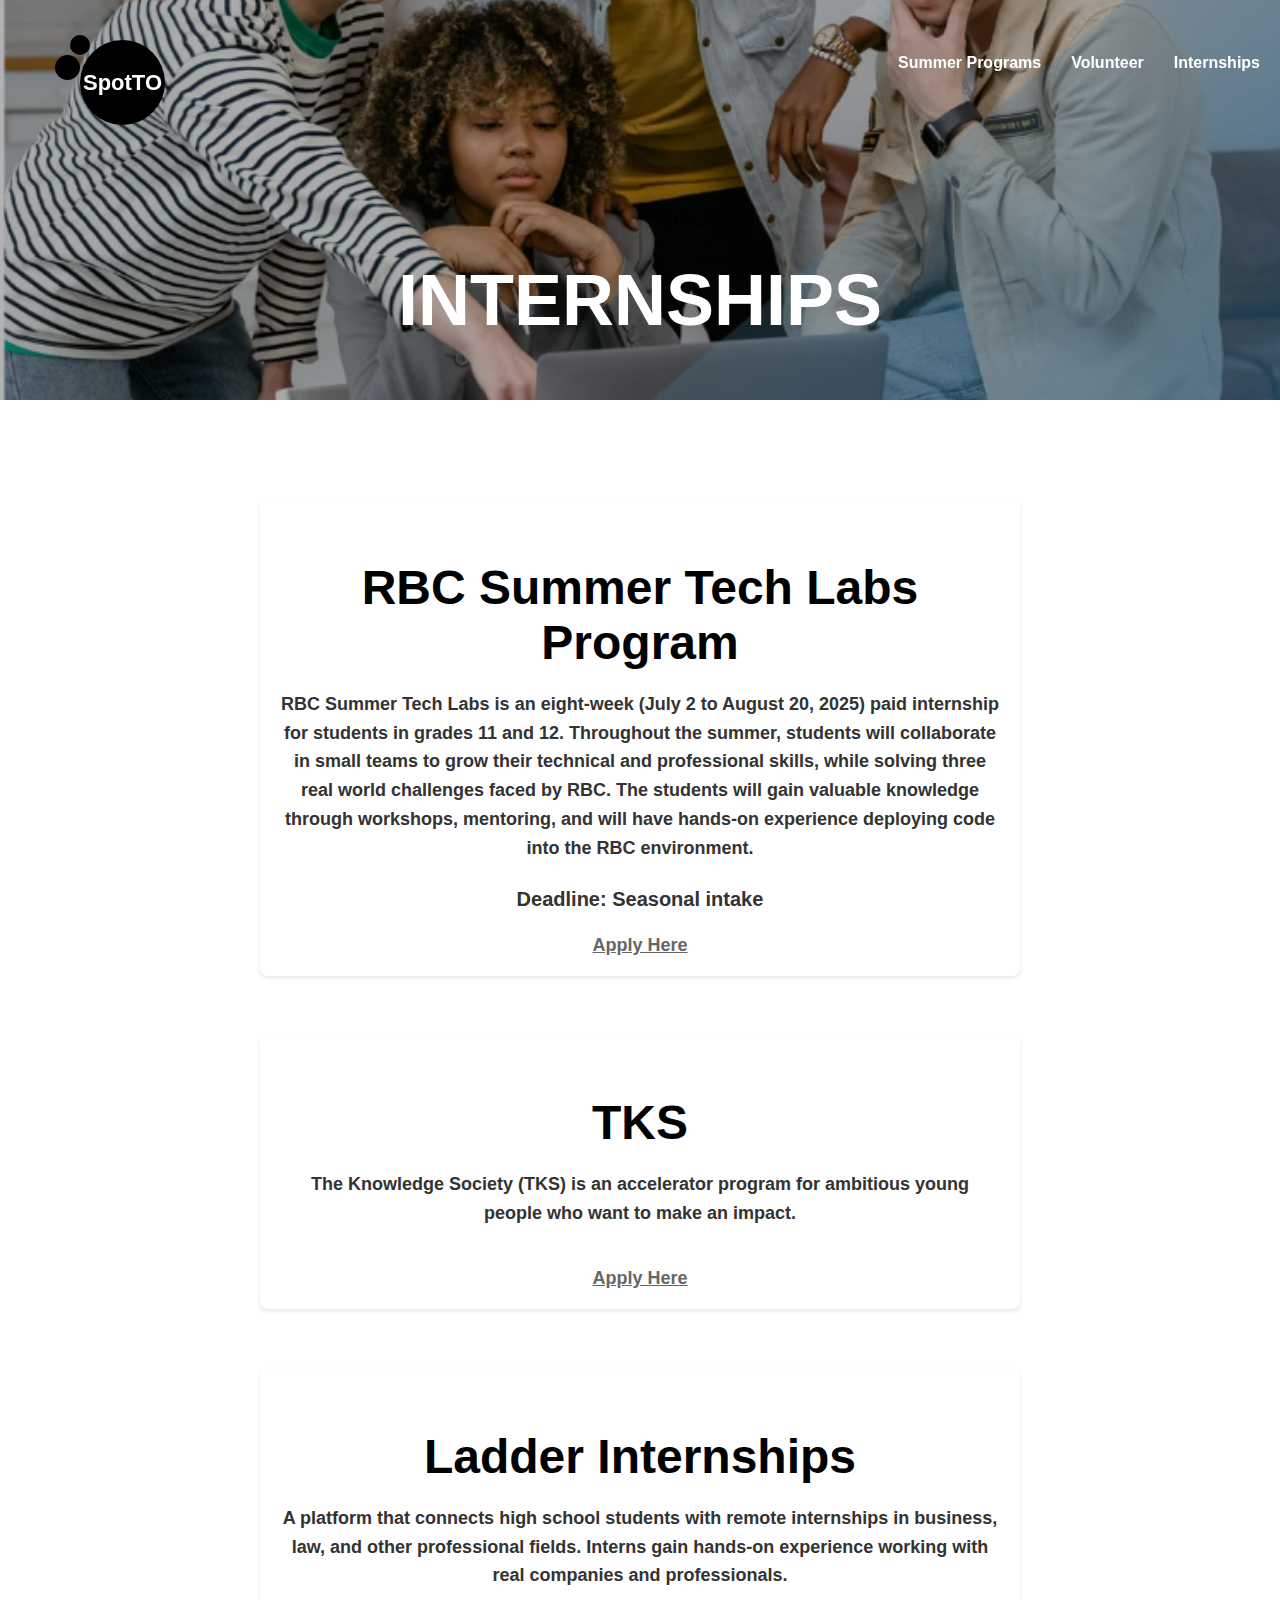
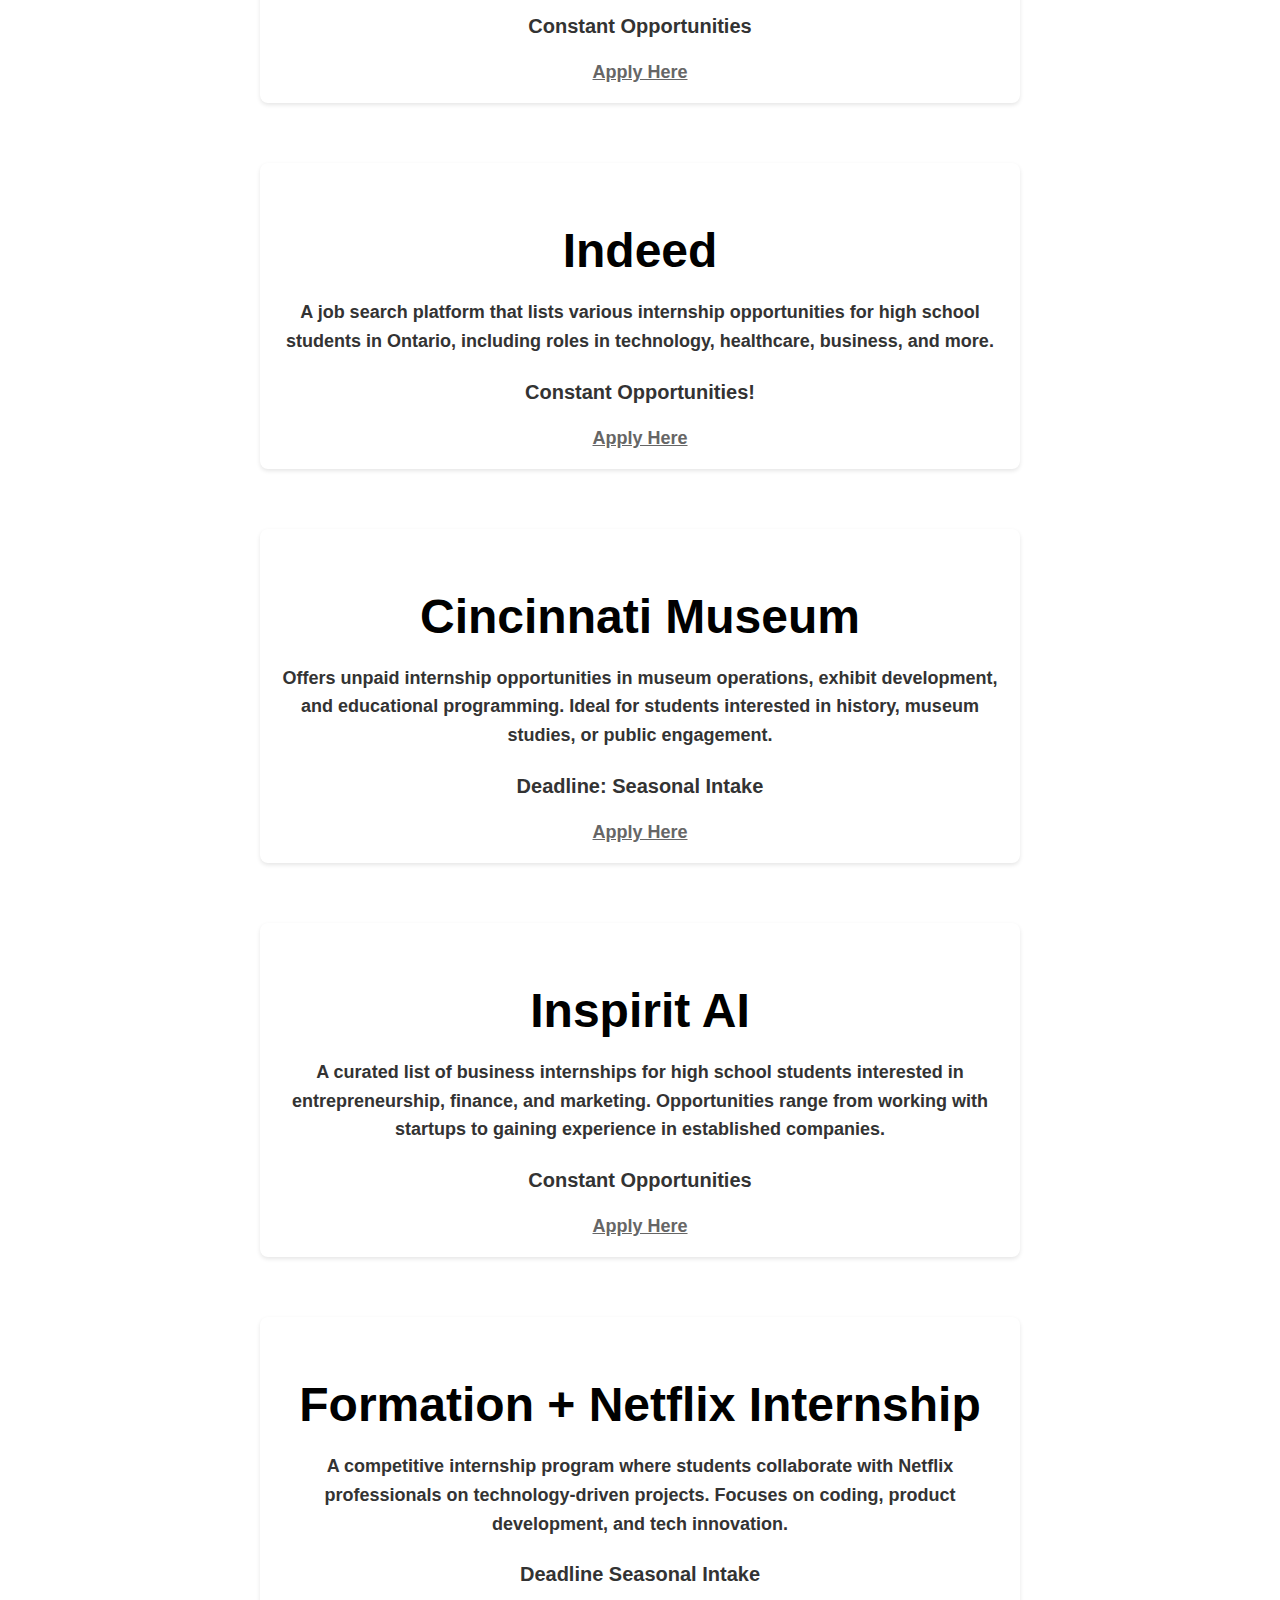
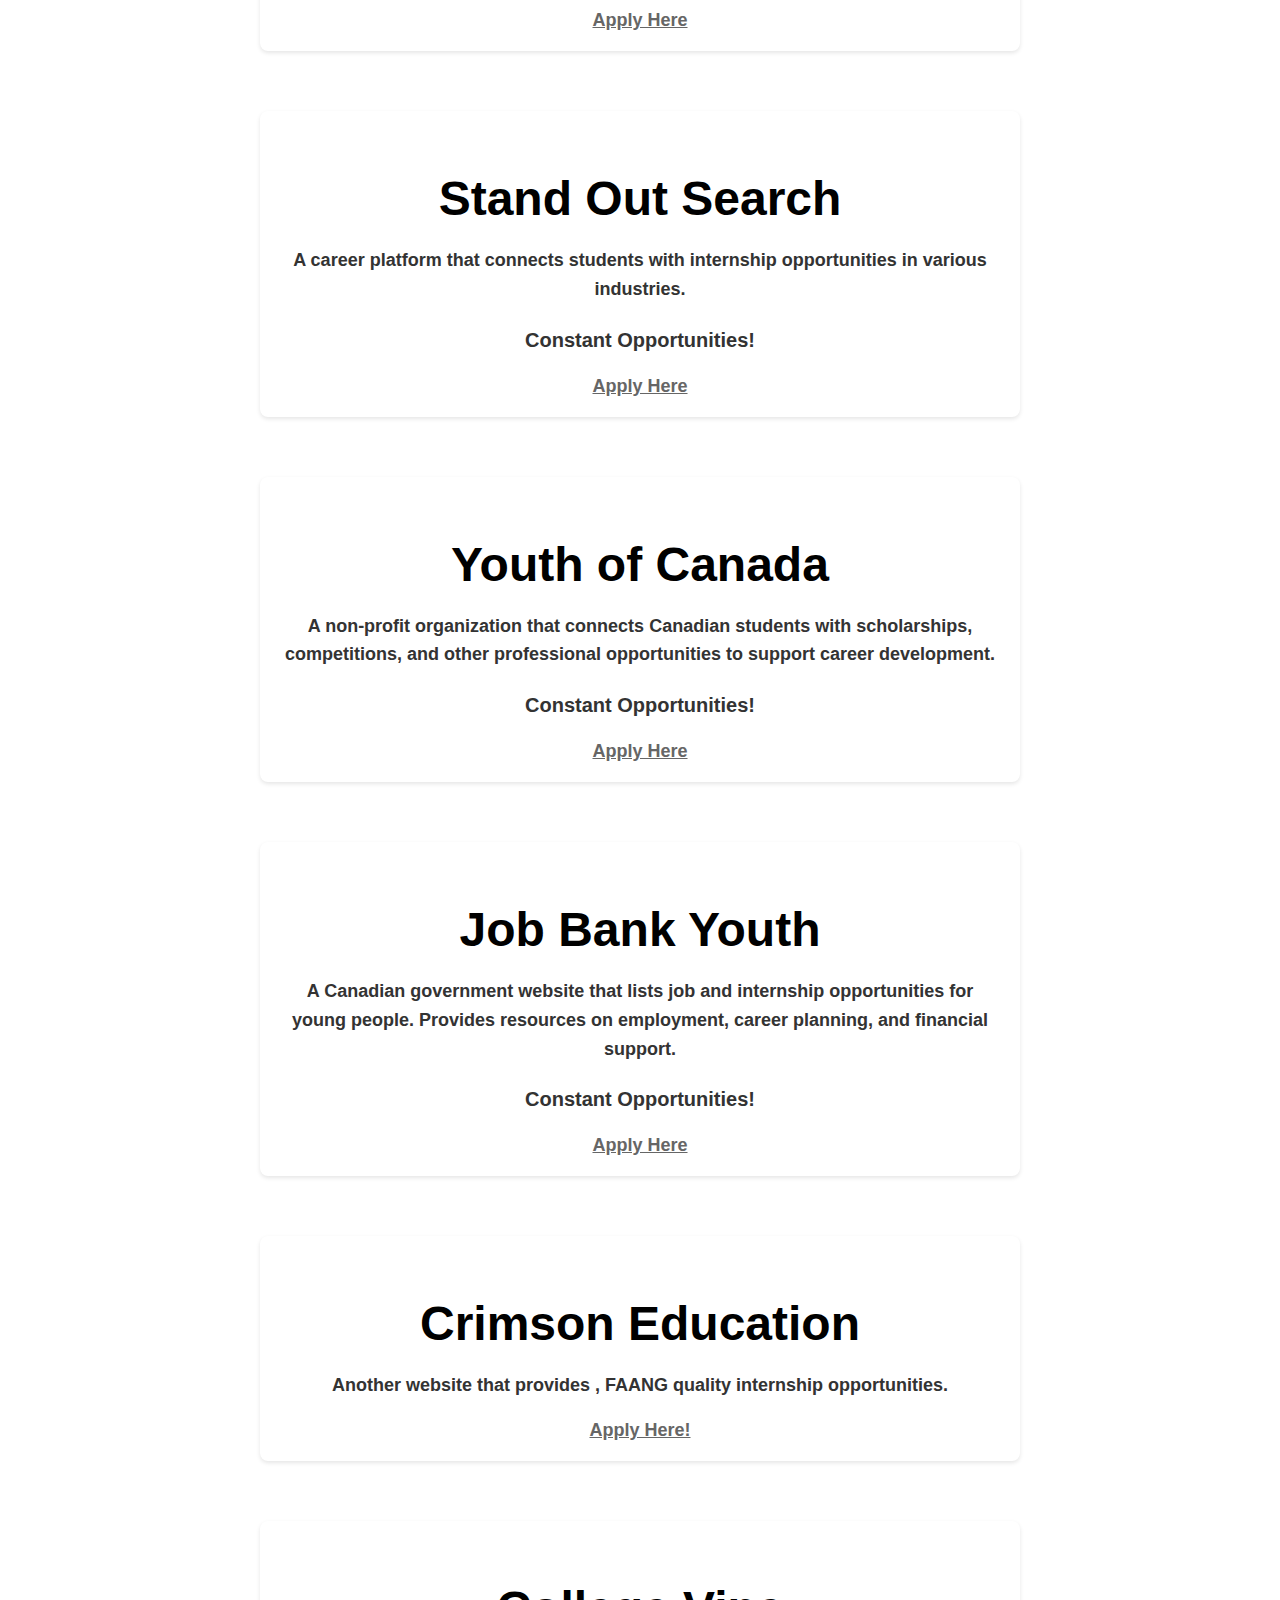
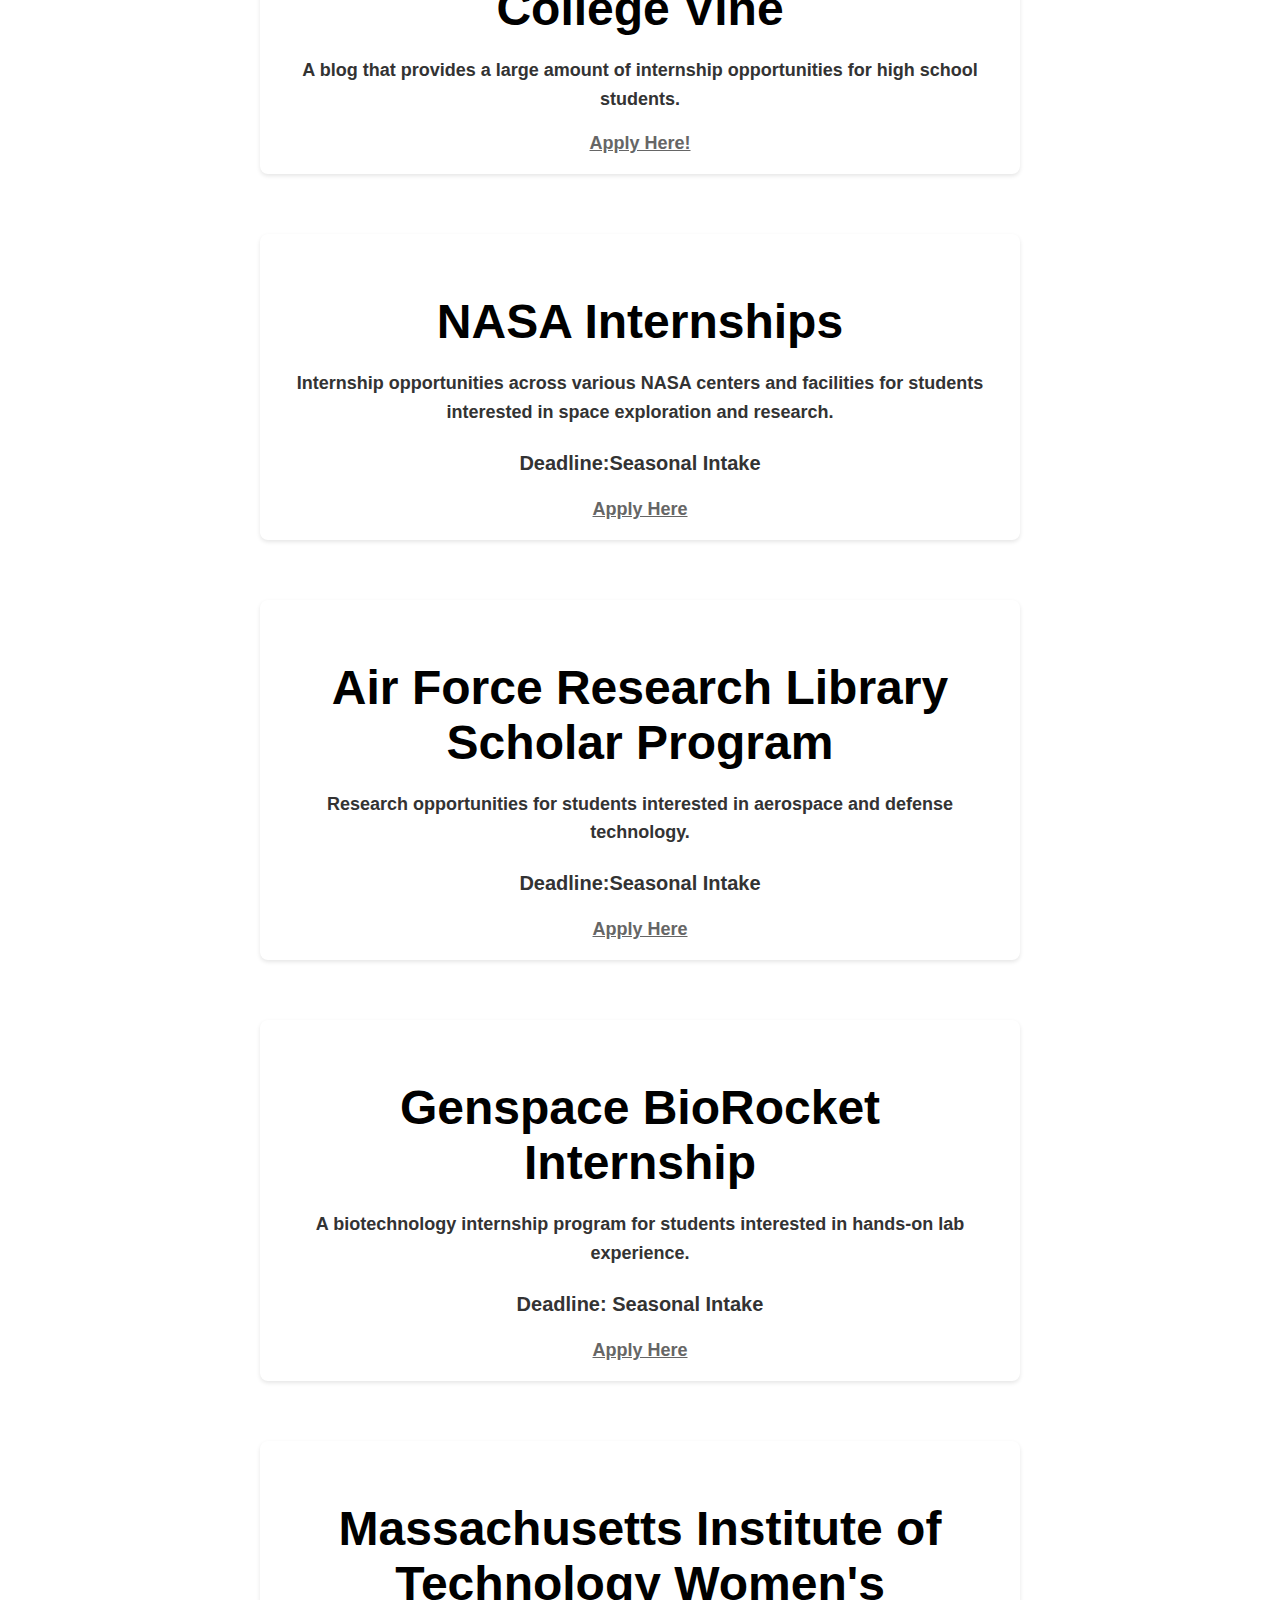
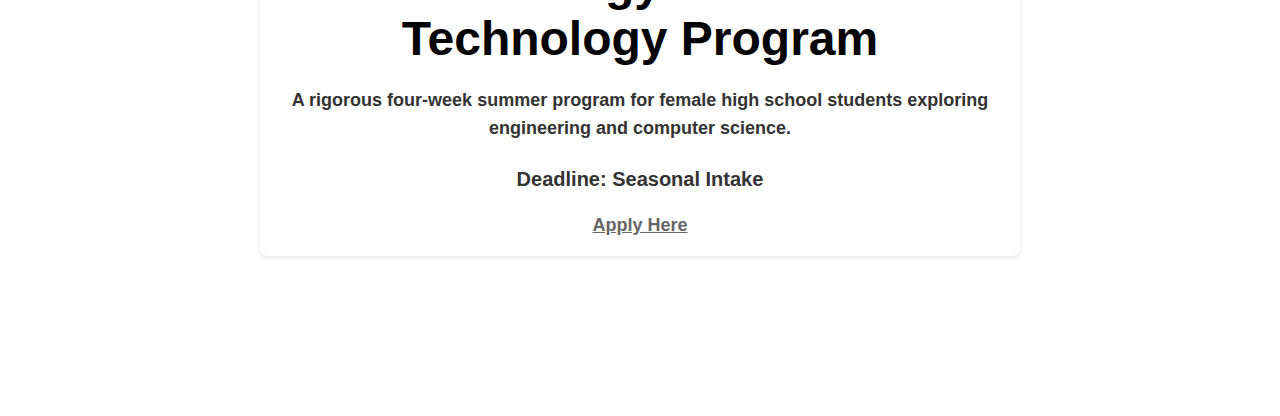
<file: SpotTO/Internship.html>
<!DOCTYPE html>
<html>
<head>
    <title>SpotTO - Internships</title>
    <link rel="stylesheet" href="style.css">
</head>
<body>
    <script src="style.js"></script>

<!--Test Above-->
    <!-- Navigation -->
    <nav class="nav-container">
        <div class="logo-container" style="position: relative; margin-left: 30px;">
            <div class="small-bubble" style="position: absolute; width: 20px; height: 20px; background: black; border-radius: 50%; top: -5px; left: -10px;"></div>
            <div class="medium-bubble" style="position: absolute; width: 25px; height: 25px; background: black; border-radius: 50%; top: 15px; left: -25px;"></div>
            <div class="logo-circle" style="background: black; width: 85px; height: 85px; border-radius: 50%; display: flex; justify-content: center; align-items: center;">
                <a href="index.html" class="logo-text" style="color: white; font-weight: bold; font-size: 22px; text-decoration: none;">SpotTO</a>
            </div>
        </div>
        <div class="nav-links">
            <a href="https://leo10901.github.io/Spot/SpotTO/summerprogram.html" style="color: white; font-weight: bold;">Summer Programs</a>
            <a href="https://leo10901.github.io/Spot/SpotTO/volunteer.html" style="color: white; font-weight: bold;">Volunteer</a>
            <a href="https://leo10901.github.io/Spot/SpotTO/Internship.html" style="color: white; font-weight: bold;">Internships</a>
        </div>
    </nav>

    <!-- Hero Section -->
    <div class="hero-section internship-hero"style="background-image: url('https://leo10901.github.io/Spot/headerfolder/pp.png'); background-size: cover; background-position: center;">
        <h1 class="hero-title">INTERNSHIPS</h1>
    </div>

 <!-- Content Section -->
<div class="content-section">
    <div class="program-list">
        <div class="program-item">
            <h2 style="font-size: 48px; margin-bottom: 20px;">RBC Summer Tech Labs Program</h2>
                <p style="font-size: 18px; line-height: 1.6; margin-bottom: 20px;">
                    RBC Summer Tech Labs is an eight-week (July 2 to August 20, 2025) paid internship for students in grades 11 and 12. Throughout the summer, students will collaborate in small teams to grow their technical and professional skills, while solving three real world challenges faced by RBC.
                    The students will gain valuable knowledge through workshops, mentoring, and will have hands-on experience deploying code into the RBC environment.
                </p>
                <p style="font-size: 20px; margin-bottom: 20px;">Deadline: Seasonal intake</p>
                <a href="https://jobs.rbc.com/ca/en/amplify" style="font-size: 18px; color: #666; text-decoration: underline;">Apply Here</a>
            </div>

            <div class="program-item">
                <h2 style="font-size: 48px; margin-bottom: 20px;">TKS</h2>
                <p style="font-size: 18px; line-height: 1.6; margin-bottom: 20px;">
                    The Knowledge Society (TKS) is an accelerator program for ambitious young people who want to make an impact.
                </p>
                <p style="font-size: 20px; margin-bottom: 20px;"></p>
                <a href="https://tks.softr.app/tks2526waitlist" style="font-size: 18px; color: #666; text-decoration: underline;">Apply Here</a>
            </div>

<div class="program-item">
        <h2 style="font-size: 48px; margin-bottom: 20px;">Ladder Internships</h2>
            <p style="font-size: 18px; line-height: 1.6; margin-bottom: 20px;">
                A platform that connects high school students with remote internships in business, law, and other professional fields.
                Interns gain hands-on experience working with real companies and professionals.

            </p>
            <p style="font-size: 20px; margin-bottom: 20px;">Constant Opportunities</p>
        <a href="https://www.ladderinternships.com/ladder-internships-blog/law-internships-for-high-school-stude
Nts
" style="font-size: 18px; color: #666; text-decoration: underline;">Apply Here</a>
</div>
<!-- hello -->
<div class="program-item">
        <h2 style="font-size: 48px; margin-bottom: 20px;">Indeed</h2>
            <p style="font-size: 18px; line-height: 1.6; margin-bottom: 20px;">
                A job search platform that lists various internship opportunities for high school students in Ontario, including roles in technology, healthcare, business, and more.
            </p>
            <p style="font-size: 20px; margin-bottom: 20px;">Constant Opportunities!</p>
        <a href="https://ca.indeed.com/q-internships-for-high-school-students-l-ontario-jobs.html" style="font-size: 18px; color: #666; text-decoration: underline;">Apply Here</a>
</div>
<div class="program-item">
        <h2 style="font-size: 48px; margin-bottom: 20px;">Cincinnati Museum</h2>
            <p style="font-size: 18px; line-height: 1.6; margin-bottom: 20px;">
                Offers unpaid internship opportunities in museum operations, exhibit development, and educational programming. 
                Ideal for students interested in history, museum studies, or public engagement.
            </p>
            <p style="font-size: 20px; margin-bottom: 20px;">Deadline: Seasonal Intake  </p>
        <a href="https://www.cincymuseum.org/internship-opportunities/" style="font-size: 18px; color: #666; text-decoration: underline;">Apply Here</a>
</div>
<div class="program-item">
        <h2 style="font-size: 48px; margin-bottom: 20px;">Inspirit AI</h2>
            <p style="font-size: 18px; line-height: 1.6; margin-bottom: 20px;">
                A curated list of business internships for high school students interested in entrepreneurship, finance, and marketing. 
                Opportunities range from working with startups to gaining experience in established companies.
            </p>
            <p style="font-size: 20px; margin-bottom: 20px;">Constant Opportunities</p>
        <a href="https://www.inspiritai.com/blogs/ai-blog/business-internships-for-high-school-students" style="font-size: 18px; color: #666; text-decoration: underline;">Apply Here</a>
</div>

<div class="program-item">
        <h2 style="font-size: 48px; margin-bottom: 20px;">Formation + Netflix Internship</h2>
            <p style="font-size: 18px; line-height: 1.6; margin-bottom: 20px;">
                A competitive internship program where students collaborate with Netflix professionals on technology-driven projects.
                Focuses on coding, product development, and tech innovation.
            </p>
            <p style="font-size: 20px; margin-bottom: 20px;">Deadline Seasonal Intake</p>
        <a href="https://formation.dev/partners/netflix" style="font-size: 18px; color: #666; text-decoration: underline;">Apply Here</a>
</div>

<div class="program-item">
        <h2 style="font-size: 48px; margin-bottom: 20px;">Stand Out Search</h2>
            <p style="font-size: 18px; line-height: 1.6; margin-bottom: 20px;">
               A career platform that connects students with internship opportunities in various industries.
            </p>
            <p style="font-size: 20px; margin-bottom: 20px;">Constant Opportunities!</p>
        <a href="https://www.standoutsearch.com/" style="font-size: 18px; color: #666; text-decoration: underline;">Apply Here</a>
</div>

<div class="program-item">
        <h2 style="font-size: 48px; margin-bottom: 20px;">Youth of Canada</h2>
            <p style="font-size: 18px; line-height: 1.6; margin-bottom: 20px;">
               A non-profit organization that connects Canadian students with scholarships, competitions, and other professional opportunities to support career development.
            </p>
            <p style="font-size: 20px; margin-bottom: 20px;">Constant Opportunities!</p>
        <a href="https://www.youthofcanada.ca/opportunities1" style="font-size: 18px; color: #666; text-decoration: underline;">Apply Here</a>
</div>
<div class="program-item">
        <h2 style="font-size: 48px; margin-bottom: 20px;">Job Bank Youth</h2>
            <p style="font-size: 18px; line-height: 1.6; margin-bottom: 20px;">
              A Canadian government website that lists job and internship opportunities for young people. 
              Provides resources on employment, career planning, and financial support.
            </p>
            <p style="font-size: 20px; margin-bottom: 20px;">Constant Opportunities!</p>
        <a href="https://www.jobbank.gc.ca/youth" style="font-size: 18px; color: #666; text-decoration: underline;">Apply Here</a>
</div>

<div class="program-item">
    <h2 style="font-size: 48px; margin-bottom: 20px;">Crimson Education</h2>
        <p style="font-size: 18px; line-height: 1.6; margin-bottom: 20px;">
            Another website that provides , FAANG quality internship opportunities.
        </p>
    <a href="https://www.crimsoneducation.org/ca/blog/internships-for-high-school-students/" style="font-size: 18px; color: #666; text-decoration: underline;">Apply Here!</a>
</div>       
        
<div class="program-item">
        <h2 style="font-size: 48px; margin-bottom: 20px;">College Vine </h2>
            <p style="font-size: 18px; line-height: 1.6; margin-bottom: 20px;">
                A blog that provides a large amount of internship opportunities for high school students.
            </p>
        <a href="https://blog.collegevine.com/computer-science-internships-for-high-school-students" style="font-size: 18px; color: #666; text-decoration: underline;">Apply Here!</a>
    </div>     

<div class="program-item">
        <h2 style="font-size: 48px; margin-bottom: 20px;">NASA Internships</h2>
            <p style="font-size: 18px; line-height: 1.6; margin-bottom: 20px;">
                Internship opportunities across various NASA centers and facilities for students interested in space exploration and research.
            </p>
        <p style="font-size: 20px; margin-bottom: 20px;">Deadline:Seasonal Intake </p>
    <a href="https://stemgateway.nasa.gov/public/s/explore-opportunities" style="font-size: 18px; color: #666; text-decoration: underline;">Apply Here</a>
</div>

<div class="program-item">
        <h2 style="font-size: 48px; margin-bottom: 20px;">Air Force Research Library Scholar Program</h2>
            <p style="font-size: 18px; line-height: 1.6; margin-bottom: 20px;">
                Research opportunities for students interested in aerospace and defense technology.
            </p>
        <p style="font-size: 20px; margin-bottom: 20px;">Deadline:Seasonal Intake </p>
    <a href="https://afrlscholars.usra.edu/scholarsprogram/application/" style="font-size: 18px; color: #666; text-decoration: underline;">Apply Here</a>
</div>

<div class="program-item">
        <h2 style="font-size: 48px; margin-bottom: 20px;">Genspace BioRocket Internship</h2>
            <p style="font-size: 18px; line-height: 1.6; margin-bottom: 20px;">
                A biotechnology internship program for students interested in hands-on lab experience.
            </p>
        <p style="font-size: 20px; margin-bottom: 20px;">Deadline: Seasonal Intake</p>
    <a href="https://www.genspace.org/biorocket" style="font-size: 18px; color: #666; text-decoration: underline;">Apply Here</a>
</div>

<div class="program-item">
        <h2 style="font-size: 48px; margin-bottom: 20px;">Massachusetts Institute of Technology Women's Technology Program</h2>
            <p style="font-size: 18px; line-height: 1.6; margin-bottom: 20px;">
                A rigorous four-week summer program for female high school students exploring engineering and computer science.
            </p>
        <p style="font-size: 20px; margin-bottom: 20px;">Deadline: Seasonal Intake</p>
    <a href="https://web.mit.edu/wtp/" style="font-size: 18px; color: #666; text-decoration: underline;">Apply Here</a>
</div>
  
        </div>
    </div>
</body>
</html>
</file>
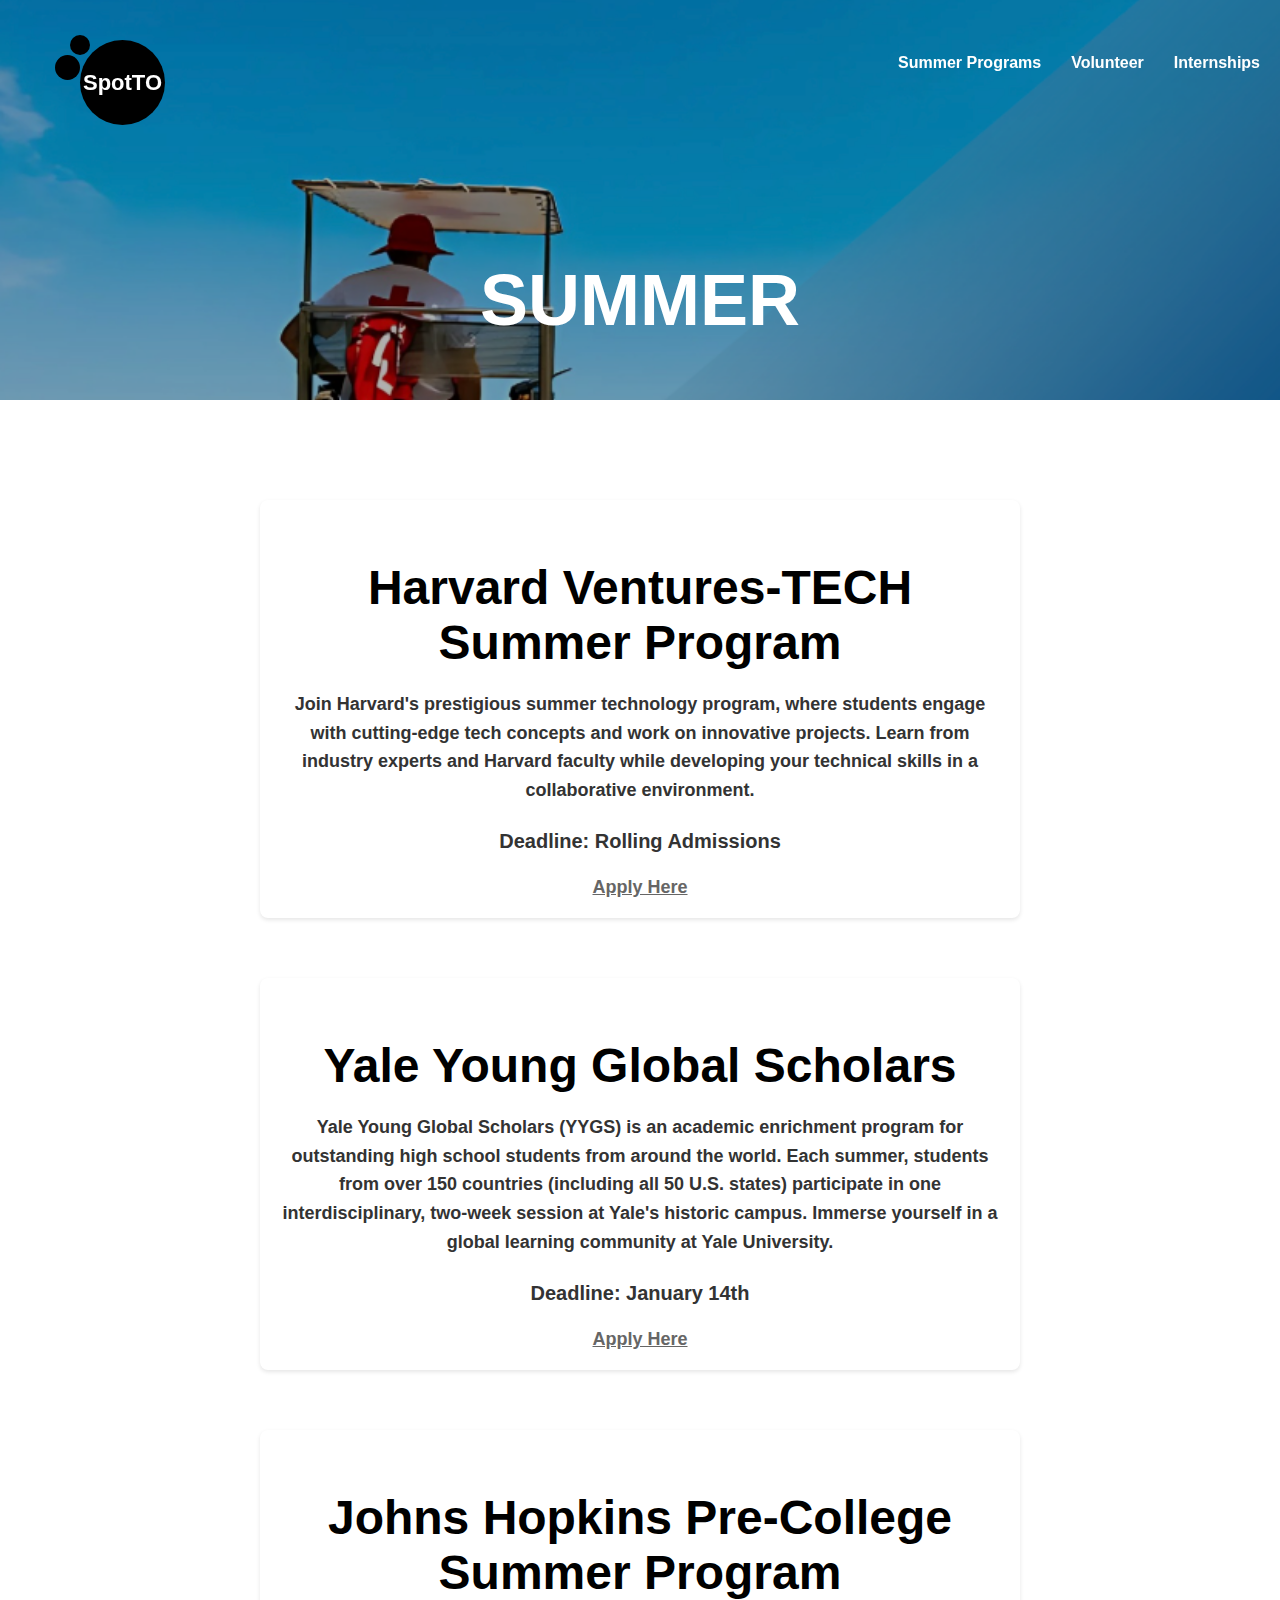
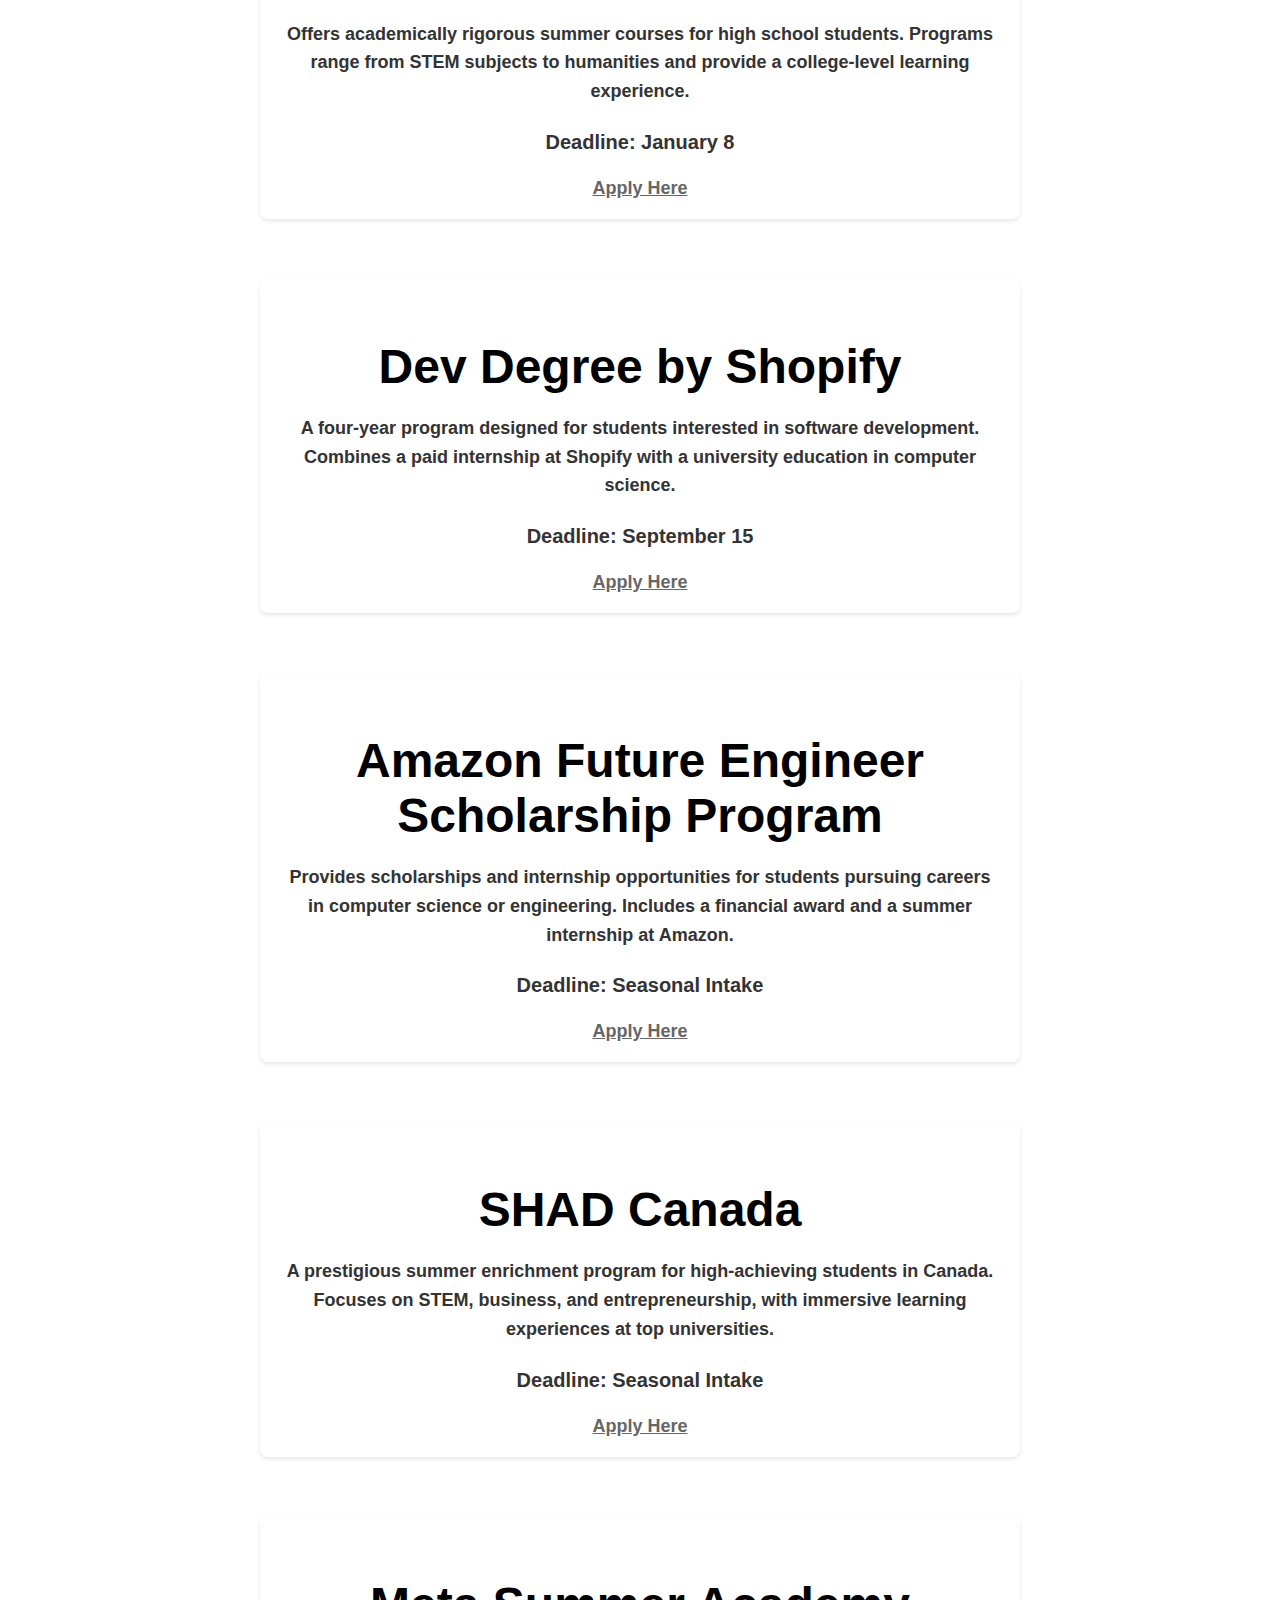
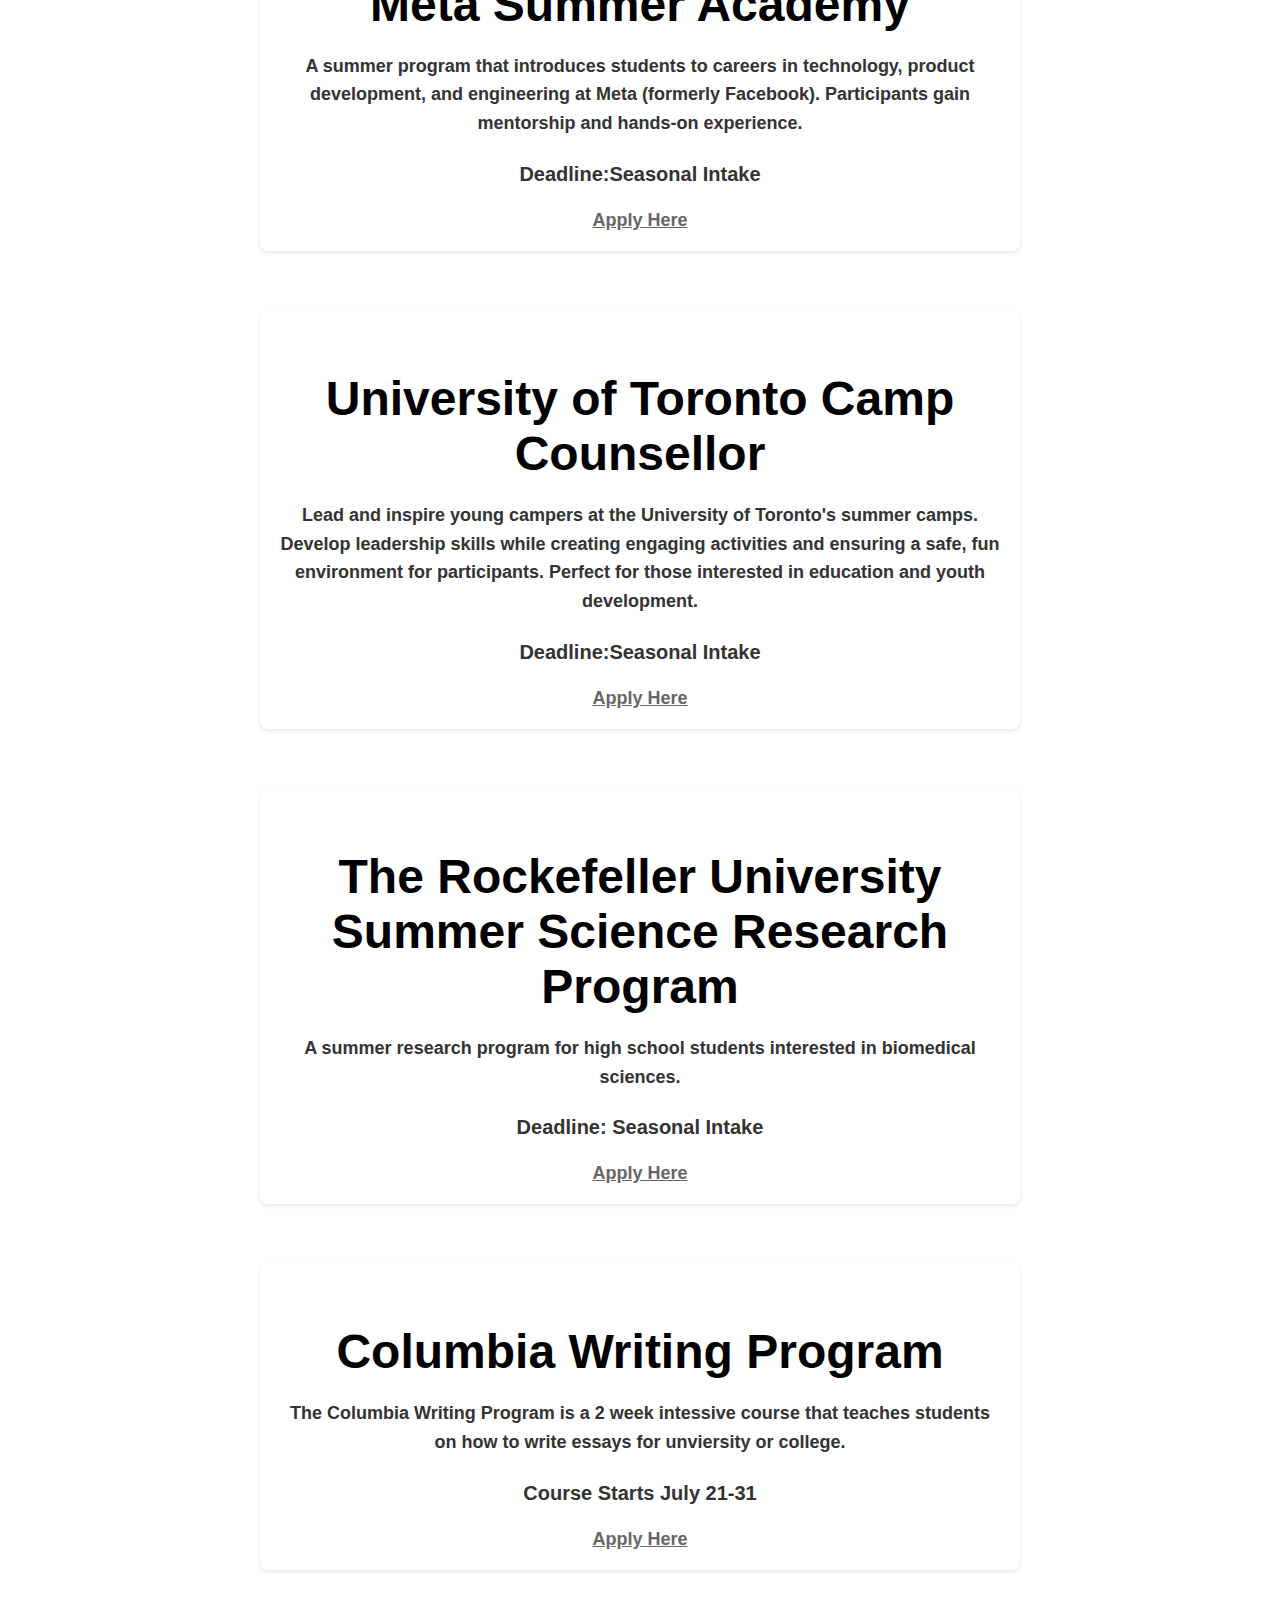
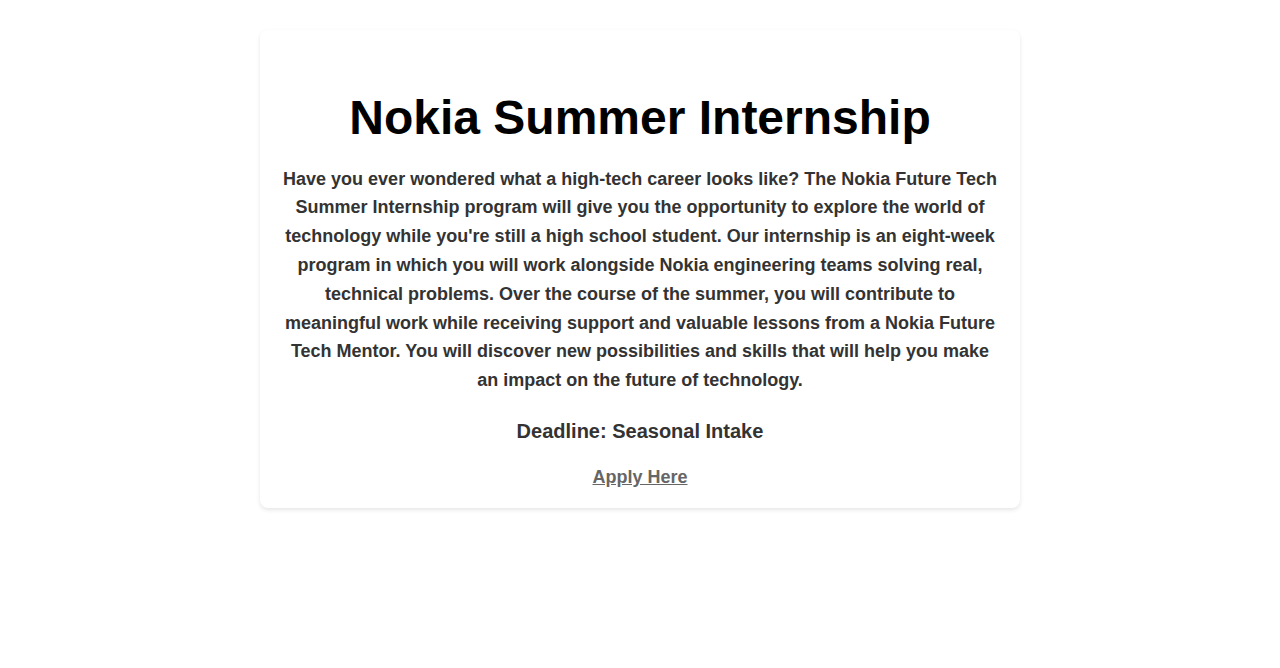
<file: SpotTO/summerprogram.html>
<!DOCTYPE html>
<html>
<head>
    <title>SpotTO - Summer Programs</title>
    <link rel="stylesheet" href="style.css">
</head>
<body>
    <!--Navigation -->
    <nav class="nav-container">
        <div class="logo-container" style="position: relative; margin-left: 30px;">
            <div class="small-bubble" style="position: absolute; width: 20px; height: 20px; background: black; border-radius: 50%; top: -5px; left: -10px;"></div>
            <div class="medium-bubble" style="position: absolute; width: 25px; height: 25px; background: black; border-radius: 50%; top: 15px; left: -25px;"></div>
            <div class="logo-circle" style="background: black; width: 85px; height: 85px; border-radius: 50%; display: flex; justify-content: center; align-items: center;">
                <a href="index.html" class="logo-text" style="color: white; font-weight: bold; font-size: 22px; text-decoration: none;">SpotTO</a>
            </div>
        </div>
        <div class="nav-links">
            <a href=" https://leo10901.github.io/Spot/SpotTO/summerprogram.html" style="color: white; font-weight: bold;">Summer Programs</a>
            <a href="https://leo10901.github.io/Spot/SpotTO/volunteer.html" style="color: white; font-weight: bold;">Volunteer</a>
            <a href="https://leo10901.github.io/Spot/SpotTO/Internship.html" style="color: white; font-weight: bold;">Internships</a>
        </div>
    </nav>

    <script src="style.js"></script>
    <!-- Hero Section with Background Image -->
    <div class="hero-section summer-hero" style="background-image: url('https://leo10901.github.io/Spot/headerfolder/sp.png'); background-size: cover; background-position: center;">
        <h1 class="hero-title">SUMMER</h1>
    </div>

    <!-- Content Section -->
 <div class="content-section">
    <div class="program-list">
        <div class="program-item">
                <h2 style="font-size: 48px; margin-bottom: 20px;">Harvard Ventures-TECH Summer Program</h2>
                <p style="font-size: 18px; line-height: 1.6; margin-bottom: 20px;">
                    Join Harvard's prestigious summer technology program, where students engage with cutting-edge tech concepts
                    and work on innovative projects. Learn from industry experts and Harvard faculty while developing your
                    technical skills in a collaborative environment.
                </p>
            <p style="font-size: 20px; margin-bottom: 20px;">Deadline: Rolling Admissions</p>
        <a href="https://tech.seas.harvard.edu/summer/apply" style="font-size: 18px; color: #666; text-decoration: underline;">Apply Here</a>
        </div>

<div class="program-item">
                <h2 style="font-size: 48px; margin-bottom: 20px;">Yale Young Global Scholars</h2>
                <p style="font-size: 18px; line-height: 1.6; margin-bottom: 20px;">
                    Yale Young Global Scholars (YYGS) is an academic enrichment program for outstanding high school students 
                    from around the world. Each summer, students from over 150 countries (including all 50 U.S. states) participate in 
                    one interdisciplinary, two-week session at Yale's historic campus. Immerse yourself in a global learning 
                    community at Yale University.
                </p>
                <p style="font-size: 20px; margin-bottom: 20px;">Deadline: January 14th</p>
                <a href="https://globalscholars.yale.edu/how-to-apply" style="font-size: 18px; color: #666; text-decoration: underline;">Apply Here</a>
            </div>

<div class="program-item">
        <h2 style="font-size: 48px; margin-bottom: 20px;">Johns Hopkins Pre-College Summer Program</h2>
            <p style="font-size: 18px; line-height: 1.6; margin-bottom: 20px;">
               Offers academically rigorous summer courses for high school students. 
               Programs range from STEM subjects to humanities and provide a college-level learning experience.
            </p>
        <p style="font-size: 20px; margin-bottom: 20px;">Deadline: January 8</p>
     <a href="https://summer.jhu.edu/programs-courses/pre-college-programs/" style="font-size: 18px; color: #666; text-decoration: underline;">Apply Here</a>
</div>
<div class="program-item">
        <h2 style="font-size: 48px; margin-bottom: 20px;">Dev Degree by Shopify</h2>
            <p style="font-size: 18px; line-height: 1.6; margin-bottom: 20px;">
                A four-year program designed for students interested in software development. 
                Combines a paid internship at Shopify with a university education in computer science.
            </p>
        <p style="font-size: 20px; margin-bottom: 20px;">Deadline: September 15</p>
    <a href="https://devdegree.ca/" style="font-size: 18px; color: #666; text-decoration: underline;">Apply Here</a>
</div>
<div class="program-item">
        <h2 style="font-size: 48px; margin-bottom: 20px;">Amazon Future Engineer Scholarship Program</h2>
            <p style="font-size: 18px; line-height: 1.6; margin-bottom: 20px;">
               Provides scholarships and internship opportunities for students pursuing careers in computer science or engineering.
                Includes a financial award and a summer internship at Amazon.
            </p>
        <p style="font-size: 20px; margin-bottom: 20px;">Deadline: Seasonal Intake </p>
    <a href="https://www.amazonfutureengineer.com/scholarships" style="font-size: 18px; color: #666; text-decoration: underline;">Apply Here</a>
</div>
<div class="program-item">
        <h2 style="font-size: 48px; margin-bottom: 20px;">SHAD Canada</h2>
            <p style="font-size: 18px; line-height: 1.6; margin-bottom: 20px;">
                A prestigious summer enrichment program for high-achieving students in Canada.
                 Focuses on STEM, business, and entrepreneurship, with immersive learning experiences at top universities.
            </p>
        <p style="font-size: 20px; margin-bottom: 20px;">Deadline: Seasonal Intake</p>
    <a href="https://www.shad.ca/apply/" style="font-size: 18px; color: #666; text-decoration: underline;">Apply Here</a>
</div>
<div class="program-item">    
    <h2 style="font-size: 48px; margin-bottom: 20px;">Meta Summer Academy</h2>
            <p style="font-size: 18px; line-height: 1.6; margin-bottom: 20px;">
A summer program that introduces students to careers in technology, product development, and engineering at Meta (formerly Facebook).
 Participants gain mentorship and hands-on experience.
            </p>
        <p style="font-size: 20px; margin-bottom: 20px;">Deadline:Seasonal Intake</p>
    <a href="https://metasummeracademy.com/" style="font-size: 18px; color: #666; text-decoration: underline;">Apply Here</a>
</div>
<div class="program-item">
        <h2 style="font-size: 48px; margin-bottom: 20px;">University of Toronto Camp Counsellor</h2>
        <p style="font-size: 18px; line-height: 1.6; margin-bottom: 20px;">
                Lead and inspire young campers at the University of Toronto's summer camps. Develop leadership skills
                while creating engaging activities and ensuring a safe, fun environment for participants. Perfect for
                those interested in education and youth development.
            </p>
        <p style="font-size: 20px; margin-bottom: 20px;">Deadline:Seasonal Intake </p>
    <a href="https://www.uoft.ca/summer-camps" style="font-size: 18px; color: #666; text-decoration: underline;">Apply Here</a>
</div>

<div class="program-item">
        <h2 style="font-size: 48px; margin-bottom: 20px;">The Rockefeller University Summer Science Research Program</h2>
        <p style="font-size: 18px; line-height: 1.6; margin-bottom: 20px;">
                A summer research program for high school students interested in biomedical sciences.
            </p>
        <p style="font-size: 20px; margin-bottom: 20px;">Deadline: Seasonal Intake</p>
    <a href="https://www.rockefeller.edu/outreach/ssrp/" style="font-size: 18px; color: #666; text-decoration: underline;">Apply Here</a>
</div>

<div class="program-item">
    <h2 style="font-size: 48px; margin-bottom: 20px;">Columbia Writing Program</h2>
            <p style="font-size: 18px; line-height: 1.6; margin-bottom: 20px;">
                The Columbia Writing Program is a 2 week intessive course that teaches students on how to write essays for unviersity or college. 
            </p>
        <p style="font-size: 20px; margin-bottom: 20px;">Course Starts July 21-31 </p>
    <a href="https://precollege.sps.columbia.edu/programs/summer-programs/columbia-writing-academy-summer" style="font-size: 18px; color: #666; text-decoration: underline;">Apply Here</a>
</div>

<div class="program-item">
        <h2 style="font-size: 48px; margin-bottom: 20px;">Nokia Summer Internship  </h2>
            <p style="font-size: 18px; line-height: 1.6; margin-bottom: 20px;">
                Have you ever wondered what a high-tech career looks like? The Nokia Future Tech Summer Internship program will give you the opportunity to explore the world of technology while you're still a high school student.
Our internship is an eight-week program in which you will work alongside Nokia engineering teams solving real, technical problems. 
Over the course of the summer, you will contribute to meaningful work while receiving support and valuable lessons from a Nokia Future Tech Mentor. 
You will discover new possibilities and skills that will help you make an impact on the future of technology.
            </p>
        <p style="font-size: 20px; margin-bottom: 20px;">Deadline: Seasonal Intake</p>
    <a href="https://www.nokia.com/about-us/careers/student-and-graduate-opportunities/canada/future-tech-summer-internship/" style="font-size: 18px; color: #666; text-decoration: underline;">Apply Here</a>
</div>

        </div>
    </div>
</body>
</html>
</file>
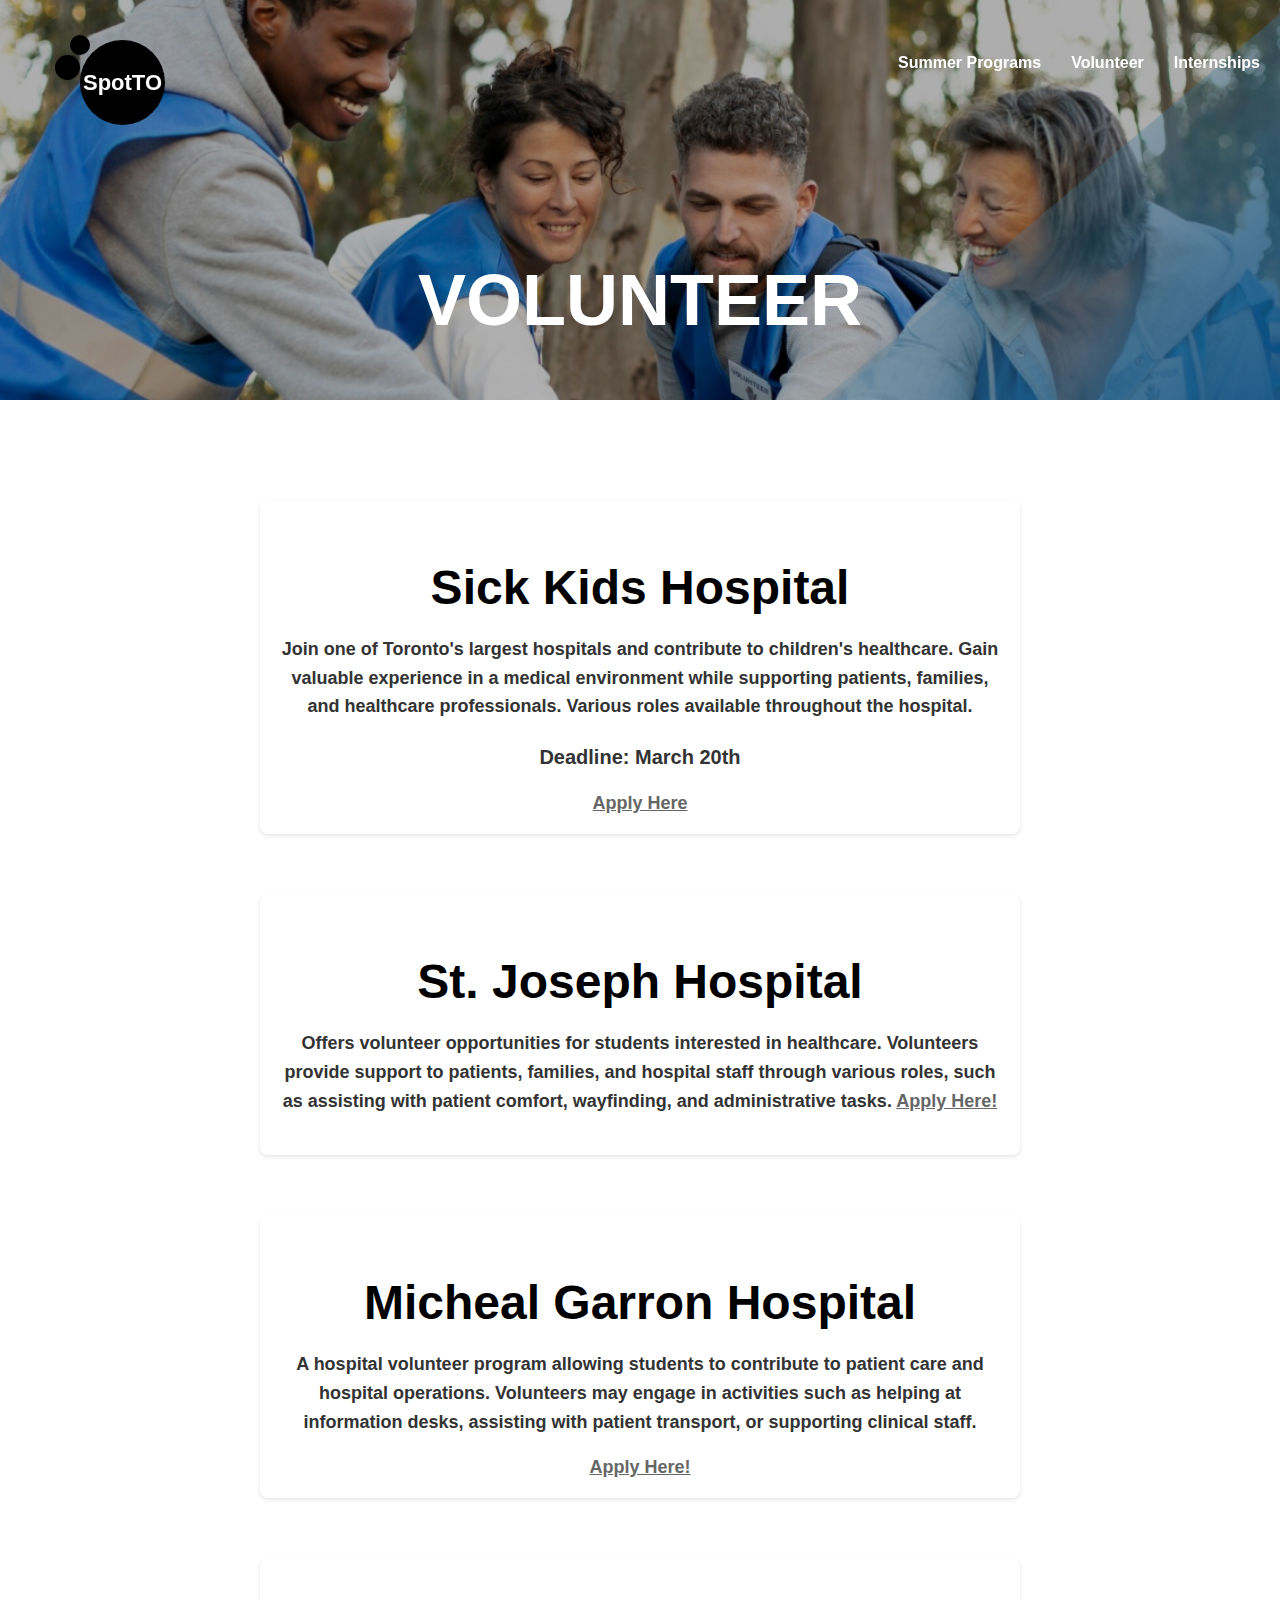
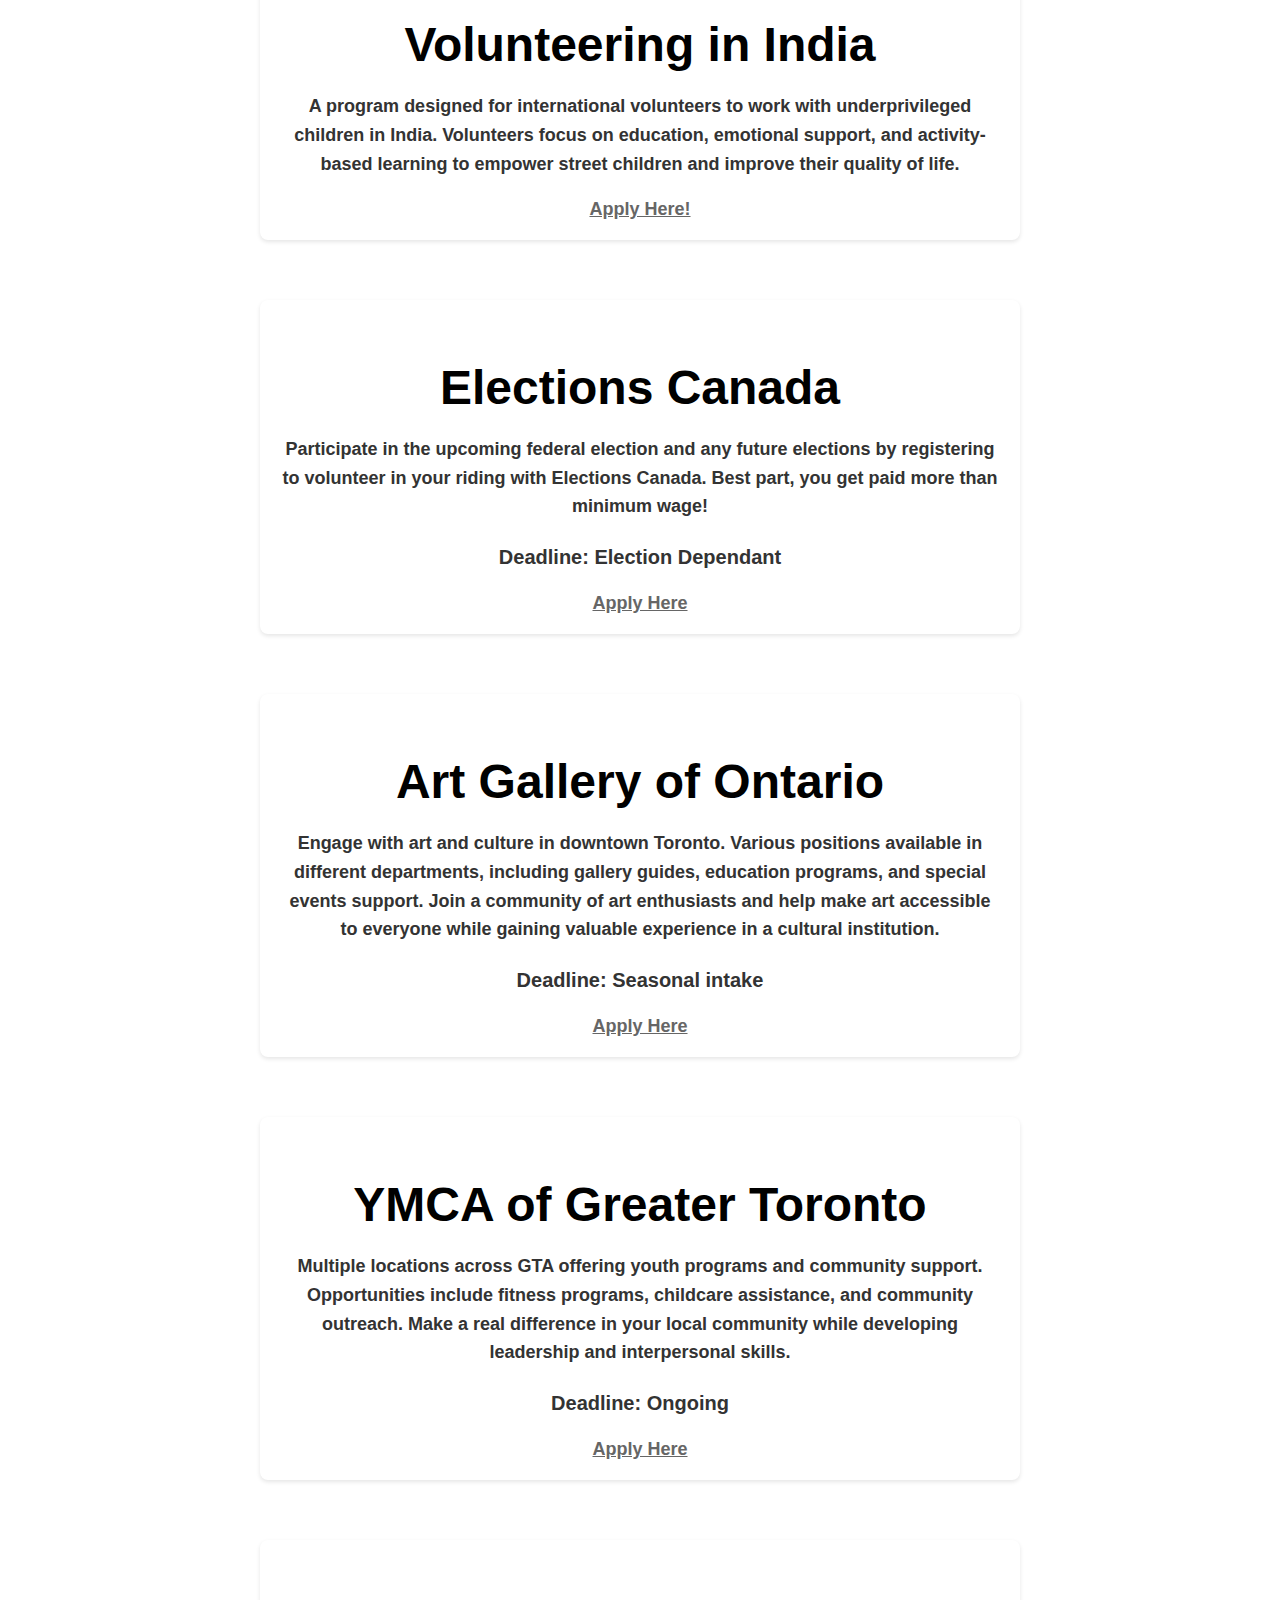
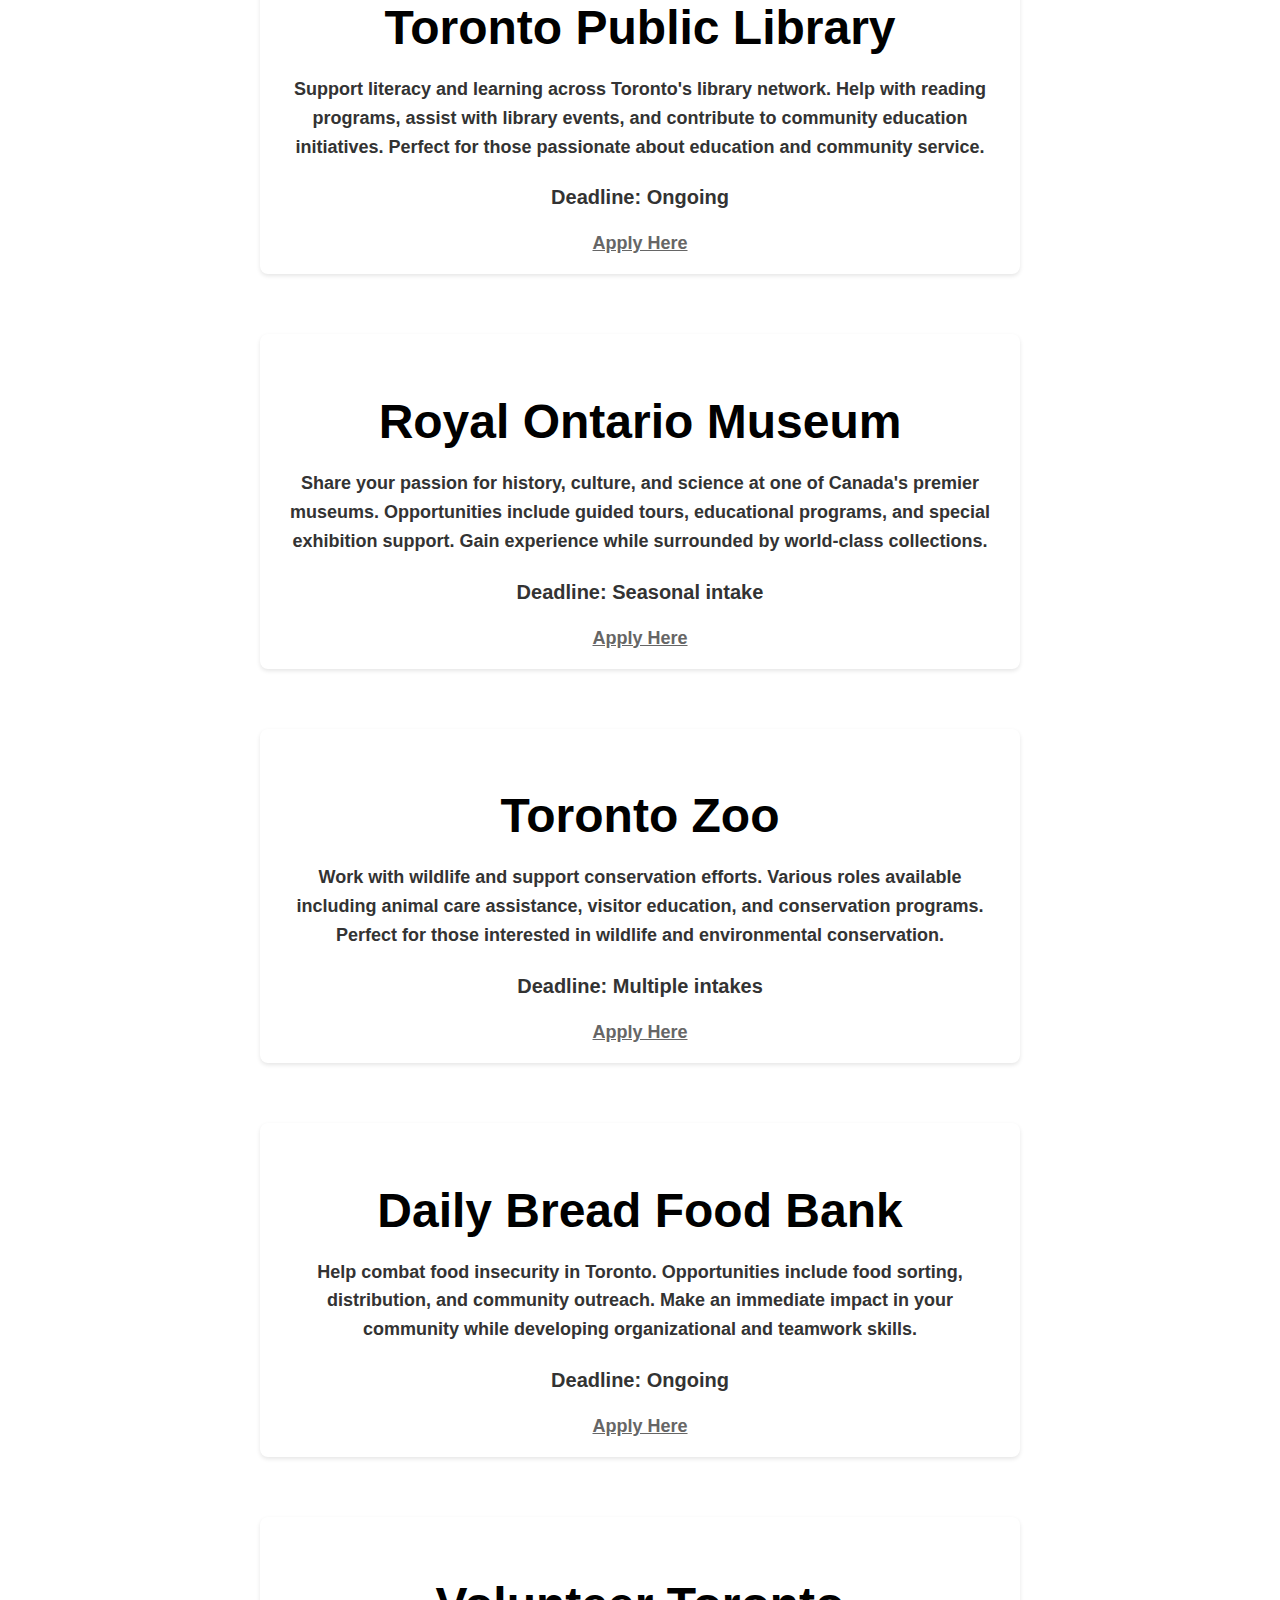
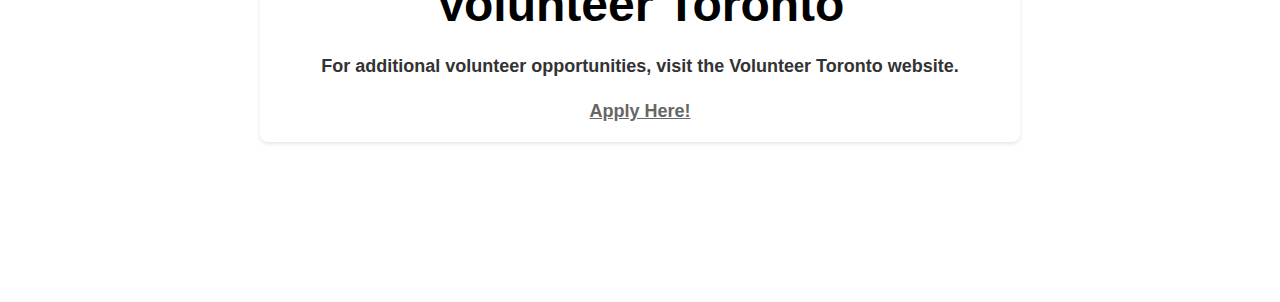
<file: SpotTO/volunteer.html>
<!DOCTYPE html>
<html>
<head>
    <title>SpotTO - Volunteer</title>
    <link rel="stylesheet" href="style.css">
</head>
<body>
    <!-- Navigation 
    <nav class="main-container">
        <div class="logo-container" style="position: relative; margin-left: 30px;">
            <div class="small-bubble" style="position: absolute; width: 20px; height: 20px; background: black; border-radius: 50%; top: -5px; left: -10px;"></div>
            <div class="medium-bubble" style="position: absolute; width: 25px; height: 25px; background: black; border-radius: 50%; top: 15px; left: -25px;"></div>
            <div class="logo-circle" style="background: black; width: 85px; height: 85px; border-radius: 50%; display: flex; justify-content: center; align-items: center;">
                <a href="SpotTO.html" class="logo-text" style="color: white; font-weight: bold; font-size: 22px; text-decoration: none;">SpotTO</a>
            </div>
        </div>
        <div class="main-links">
            <a href="summerprogram.html" style="color: white; font-weight: bold;">Summer Programs</a>
            <a href="volunteer.html" style="color: white; font-weight: bold;">Volunteer</a>
            <a href="Internship.html" style="color: white; font-weight: bold;">Internships</a>
        </div>
    </nav>
-->


<nav class="nav-container">
    <div class="logo-container" style="position: relative; margin-left: 30px;">
        <div class="small-bubble" style="position: absolute; width: 20px; height: 20px; background: black; border-radius: 50%; top: -5px; left: -10px;"></div>
        <div class="medium-bubble" style="position: absolute; width: 25px; height: 25px; background: black; border-radius: 50%; top: 15px; left: -25px;"></div>
        <div class="logo-circle" style="background: black; width: 85px; height: 85px; border-radius: 50%; display: flex; justify-content: center; align-items: center;">
            <a href="index.html" class="logo-text" style="color: white; font-weight: bold; font-size: 22px; text-decoration: none;">SpotTO</a>
        </div>
    </div>
    <div class="nav-links">
        <a href="https://leo10901.github.io/Spot/SpotTO/summerprogram.html" style="color: white; font-weight: bold;">Summer Programs</a>
        <a href="https://leo10901.github.io/Spot/SpotTO/volunteer.html" style="color: white; font-weight: bold;">Volunteer</a>
        <a href="https://leo10901.github.io/Spot/SpotTO/Internship.html" style="color: white; font-weight: bold;">Internships</a>
    </div>
</nav>
    <script src="style.js"></script>
    <!-- Hero Section with Background Image -->
    <div class="hero-section volunteer-hero" style="background-image: url('https://leo10901.github.io/Spot/headerfolder/vt.png'); background-size: cover; background-position: center;">
       <h1 class="hero-title">VOLUNTEER</h1>
    </div>

    <!-- Content Section -->
    <div class="content-section">
    <div class="program-list">
        <div class="program-item">
            <h2 style="font-size: 48px; margin-bottom: 20px;">Sick Kids Hospital</h2>
            <p style="font-size: 18px; line-height: 1.6; margin-bottom: 20px;">
                Join one of Toronto's largest hospitals and contribute to children's healthcare. Gain valuable 
                experience in a medical environment while supporting patients, families, and healthcare professionals.
                Various roles available throughout the hospital.
            </p>
            <p style="font-size: 20px; margin-bottom: 20px;">Deadline: March 20th</p>
            <a href="https://www.sickkids.ca/en/careers-volunteer/volunteering/volunteer-programs/" style="font-size: 18px; color: #666; text-decoration: underline;">Apply Here</a>
        </div>
        <div class="program-item">
            <h2 style="font-size: 48px; margin-bottom: 20px;"> St. Joseph Hospital</h2>
            <p style="font-size: 18px; line-height: 1.6; margin-bottom: 20px;">
            Offers volunteer opportunities for students interested in healthcare. 
            Volunteers provide support to patients, families, and hospital staff through various roles, such as assisting with patient comfort, wayfinding, and administrative tasks.
    
            <a href="https://www.volgistics.com/appform/2122758960" style="font-size: 18px; color: #666; text-decoration: underline;">Apply Here!</a>
        </div>
        <div class="program-item">
            <h2 style="font-size: 48px; margin-bottom: 20px;">Micheal Garron Hospital</h2>
            <p style="font-size: 18px; line-height: 1.6; margin-bottom: 20px;">
            A hospital volunteer program allowing students to contribute to patient care and hospital operations. 
            Volunteers may engage in activities such as helping at information desks, assisting with patient transport, or supporting clinical staff.
    
            </p>
            <a href="https://www.tehn.ca/careers-volunteering/volunteering/student-volunteer-program" style="font-size: 18px; color: #666; text-decoration: underline;">Apply Here!</a>
        </div>
        <div class="program-item">
            <h2 style="font-size: 48px; margin-bottom: 20px;">Volunteering in India</h2>
            <p style="font-size: 18px; line-height: 1.6; margin-bottom: 20px;">
                A program designed for international volunteers to work with underprivileged children in India.
                 Volunteers focus on education, emotional support, and activity-based learning to empower street children and improve their quality of life.
            </p>
            <a href="https://www.volunteeringindia.com/blog/best-volunteering-programs-in-india-for-high-school-students/#:~:text=Street%20Children%20Volunteering%20in%20India,-This%20is%20undoubtedly&text=As%20a%20volunteer%2C%20your%20primary,Emphasize%20activity%2Dbased%20learning." style="font-size: 18px; color: #666; text-decoration: underline;">Apply Here!</a>
        </div>
        <div class="program-item">
            <h2 style="font-size: 48px; margin-bottom: 20px;">Elections Canada</h2>
            <p style="font-size: 18px; line-height: 1.6; margin-bottom: 20px;">
            Participate in the upcoming federal election and any future elections by registering to volunteer in your riding with Elections Canada.
            Best part, you get paid more than minimum wage!
            </p>
            <p style="font-size: 20px; margin-bottom: 20px;">Deadline: Election Dependant</p>
            <a href="https://www.elections.ca/scripts/vis/FindED?L=e&ED=&EV=&EV_TYPE=&PC=&Prov=&ProvID=&MapID=&QID=-1&PageID=20&TPageID=33" style="font-size: 18px; color: #666; text-decoration: underline;">Apply Here</a>
        </div>
            <div class="program-item">
                <h2 style="font-size: 48px; margin-bottom: 20px;">Art Gallery of Ontario</h2>
                <p style="font-size: 18px; line-height: 1.6; margin-bottom: 20px;">
                    Engage with art and culture in downtown Toronto. Various positions available in different departments, 
                    including gallery guides, education programs, and special events support. Join a community of art enthusiasts
                    and help make art accessible to everyone while gaining valuable experience in a cultural institution.
                </p>
                <p style="font-size: 20px; margin-bottom: 20px;">Deadline: Seasonal intake</p>
                <a href="https://ago.ca/volunteer" style="font-size: 18px; color: #666; text-decoration: underline;">Apply Here</a>
            </div>

            <div class="program-item">
                <h2 style="font-size: 48px; margin-bottom: 20px;">YMCA of Greater Toronto</h2>
                <p style="font-size: 18px; line-height: 1.6; margin-bottom: 20px;">
                    Multiple locations across GTA offering youth programs and community support. Opportunities include 
                    fitness programs, childcare assistance, and community outreach. Make a real difference in your local
                    community while developing leadership and interpersonal skills.
                </p>
                <p style="font-size: 20px; margin-bottom: 20px;">Deadline: Ongoing</p>
                <a href="https://ymcagta.org/join-our-team/volunteer-with-the-ymca" style="font-size: 18px; color: #666; text-decoration: underline;">Apply Here</a>
            </div>

            <div class="program-item">
                <h2 style="font-size: 48px; margin-bottom: 20px;">Toronto Public Library</h2>
                <p style="font-size: 18px; line-height: 1.6; margin-bottom: 20px;">
                    Support literacy and learning across Toronto's library network. Help with reading programs, 
                    assist with library events, and contribute to community education initiatives. Perfect for those 
                    passionate about education and community service.
                </p>
                <p style="font-size: 20px; margin-bottom: 20px;">Deadline: Ongoing</p>
                <a href="https://www.torontopubliclibrary.ca/about-the-library/volunteer/" style="font-size: 18px; color: #666; text-decoration: underline;">Apply Here</a>
            </div>

            <div class="program-item">
                <h2 style="font-size: 48px; margin-bottom: 20px;">Royal Ontario Museum</h2>
                <p style="font-size: 18px; line-height: 1.6; margin-bottom: 20px;">
                    Share your passion for history, culture, and science at one of Canada's premier museums. 
                    Opportunities include guided tours, educational programs, and special exhibition support. 
                    Gain experience while surrounded by world-class collections.
                </p>
                <p style="font-size: 20px; margin-bottom: 20px;">Deadline: Seasonal intake</p>
                <a href="https://www.rom.on.ca/en/join-us/volunteer" style="font-size: 18px; color: #666; text-decoration: underline;">Apply Here</a>
            </div>

            <div class="program-item">
                <h2 style="font-size: 48px; margin-bottom: 20px;">Toronto Zoo</h2>
                <p style="font-size: 18px; line-height: 1.6; margin-bottom: 20px;">
                    Work with wildlife and support conservation efforts. Various roles available including 
                    animal care assistance, visitor education, and conservation programs. Perfect for those 
                    interested in wildlife and environmental conservation.
                </p>
                <p style="font-size: 20px; margin-bottom: 20px;">Deadline: Multiple intakes</p>
                <a href="https://www.torontozoo.com/tz/volunteer" style="font-size: 18px; color: #666; text-decoration: underline;">Apply Here</a>
            </div>

            <div class="program-item">
                <h2 style="font-size: 48px; margin-bottom: 20px;">Daily Bread Food Bank</h2>
                <p style="font-size: 18px; line-height: 1.6; margin-bottom: 20px;">
                    Help combat food insecurity in Toronto. Opportunities include food sorting, distribution, 
                    and community outreach. Make an immediate impact in your community while developing 
                    organizational and teamwork skills.
                </p>
                <p style="font-size: 20px; margin-bottom: 20px;">Deadline: Ongoing</p>
                <a href="https://www.dailybread.ca/volunteer/" style="font-size: 18px; color: #666; text-decoration: underline;">Apply Here</a>
            </div>
            <div class="program-item">
                <h2 style="font-size: 48px; margin-bottom: 20px;">Volunteer Toronto</h2>
                <p style="font-size: 18px; line-height: 1.6; margin-bottom: 20px;">
                    For additional volunteer opportunities, visit the Volunteer Toronto website.
                </p>
                <a href="https://www.volunteertoronto.ca/networking/default.asp" style="font-size: 18px; color: #666; text-decoration: underline;">Apply Here!</a>
            </div>

            














        </div>
    </div>
</body>
</html>
</file>
<file: docs/style.css>
body {
    margin: 0;
    padding-top: 0;
    font-family: Helvetica, Arial, sans-serif;
    background: white;
}

.nav-containerwhite {
       position: fixed; 
    width: 100%;
    top: 0;
    z-index: 1000;
    padding: 20px;
    display: flex;
    justify-content: space-between;
    align-items: center;
    background: transparent
}

.nav-links {
    display: flex;
    gap: 30px;
}

.spot-container {
    display: center;
justify-content: space-between;
align-items: center;
padding: 20px 40px;
}

.spot-links {
display: center;
gap: 30px;
}



.main-content {
    display: flex;
    flex-direction: column;
    align-items: center;
    padding: 50px 20px;
    text-align: center;
}

.logo-group {
    position: relative;
    width: 500px;
    height: 500px;
    display: flex;
    justify-content: center;
    align-items: center;
    margin-bottom: 50px;
}
.citation{
font-size:10px;

}
.main-circle {
    width: 300px;
    height: 300px;
    background: black;
    border-radius: 50%;
    display: flex;
    justify-content: center;
    align-items: center;
    color: white;
    font-size: 48px;
    position: relative;
}

.small-bubble {
    position: absolute;
    width: 80px;
    height: 80px;
    background: black;
    border-radius: 50%;
    cursor: move;
    user-select: none;
}

.medium-bubble {
    position: absolute;
    width: 120px;
    height: 120px;
    background: black;
    border-radius: 50%;
    cursor: move;
    user-select: none;
}

.text-content {
    max-width: 800px;
    margin: 0 auto;
}

.text-content h1 {
    font-size: 36px;
    margin-bottom: 20px;
}

.text-content p {
    font-size: 18px;
    line-height: 1.6;
    color: #333;
}

/* Navigation Styles*/
.nav-container {
    position: fixed; 
    width: 100%;
    top: 0;
    z-index: 1000;
    padding: 20px;
    display: flex;
    justify-content: flex-end;
    align-items: center;
    background: transparent;
}

.logo-container {
    position: fixed;
    top: 20px;
    left: 30px;
    z-index: 1001;
}

.logo-text {
    color: black;
    font-size: 24px;
    text-decoration: none;
    font-family: Helvetica, Arial, sans-serif;
}

.take-action {
    background: rgba(169, 169, 169, 0.7);
    padding: 10px 20px;
    border-radius: 5px;
}

/* Hero Section Styles */
.hero-section {
    height: 600px;
    background-size: cover;
    background-position: center;
    display: flex;
    align-items: center;
    justify-content: center;
    position: relative;
}

.hero-section::before {
    content: '';
    position: absolute;
    top: 0;
    left: 0;
    right: 0;
    bottom: 0;
    background: rgba(0, 0, 0, 0.3);
}

.hero-title {
    color: white;
    font-size: 72px;
    position: relative;
    z-index: 2;
    text-align: center;
}

/* Logo specific styles */
.logo-circle {
    background: black !important;
    width: 85px;
    height: 85px;
    border-radius: 50%;
    display: flex;
    justify-content: center;
    align-items: center;
}

.logo-circle .logo-text {
    color: white !important;
    font-weight: bold;
}

/* Specific hero sections */
.summer-hero {
    background-image: url('headerfolder/sp.png');
}

.volunteer-hero {
    background-image: url('headerfolder/vt.png');
}

.internship-hero {
    background-image: url('headerfolder/pp.png');
}

#animation-container {
    position: relative;
    width: 400px;
    height: 400px;
}

.center-logo {
    width: 300px;
    height: 300px;
    background: black;
    border: 2px solid black;
    border-radius: 50%;
    display: flex;
    justify-content: center;
    align-items: center;
    font-family: Helvetica, Arial, sans-serif;
    font-size: 48px;
    font-weight: bold;
    cursor: pointer;
    position: relative;
    color: white;
    z-index: 2;
}

/* Bounce animation - faster */
.bounce {
    animation: bounceAnimation 0.4s cubic-bezier(0.36, 0, 0.66, -0.56) forwards;
}

@keyframes bounceAnimation {
    0% { transform: scale(1); }
    50% { transform: scale(1.05); }
    100% { transform: scale(1); }
}

/* Bubbles */
.bubble {
    position: absolute;
    background: black;
    border-radius: 50%;
    opacity: 1;
    transition: transform 0.3s ease-out;
    left: 50%;
    top: 50%;
    transform-origin: center;
    pointer-events: none;
}

#bubble-large {
    width: 120px;
    height: 120px;
    margin-left: -60px;
    margin-top: -60px;
}

#bubble-small {
    width: 80px;
    height: 80px;
    margin-left: -40px;
    margin-top: -40px;
}

.hidden {
    opacity: 0;
    pointer-events: none;
}

/* Content Section */
.content-section {
    position: relative;
    width: 100%;
    padding: 80px 20px;
    text-align: center;
    background: white;
    margin-top: -200px;
    box-sizing: border-box;
    z-index: 2;
}

.content-section h1 {
    font-size: 36px;
    margin-bottom: 40px;
    color: black;
}

.content-section p {
    max-width: 800px;
    margin: 0 auto;
    line-height: 1.6;
    color: #333;
}

.program-list {
    max-width: 800px;
    margin: 0 auto;
    padding: 20px;
}

.program-item {
    display: flex;
    flex-direction: column;
    align-items: center;
    margin-bottom: 60px;
    padding: 20px;
    background: white;
    border-radius: 8px;
    box-shadow: 0 2px 4px rgba(0,0,0,0.1);
    font-weight:bold;
}

.program-image {
    width: 100%;
    max-width: 600px;
    height: 300px;
    object-fit: cover;
    border-radius: 4px;
    margin-bottom: 32px;
}

.program-content {
    width: 100%;
    text-align: left;
}

.program-content h3 {
    font-family: Helvetica, Arial, sans-serif;
    font-weight: bold;
    font-size: 24px;
    margin-bottom: 16px;
    color: #333;
}

.program-content p {
    font-family: Helvetica, Arial, sans-serif;
    font-size: 16px;
    line-height: 1.15;
    margin-bottom: 16px;
    color: #666;
}

.apply-button {
    display: inline-block;
    padding: 12px 24px;
    background-color: #000;
    color: white;
    text-decoration: none;
    border-radius: 4px;
    font-family: Helvetica, Arial, sans-serif;
    font-weight: bold;
    margin-top: 16px;
}

.apply-button:hover {
    background-color: #333;
}

/* Fix stacking context
.nav-container {
    position: fixed;
    top: 0;
    width: 100%;
    z-index: 1000;
} */
.nav-links a {
    text-decoration: none;
    color: white;
  transition: color 0.1s ease;
}

.hero-section {
    position: relative;
    z-index: 1;
}

.content-section {
    position: relative;
    z-index: 2;
}

/* Remove any potential interference */
* {
    box-sizing: border-box;
}

html {
    height: auto;
    overflow-y: scroll;
}

/* Volunteer Hero Section */
.volunteer-hero::before {
    content: '';
    position: absolute;
    top: 0;
    left: 0;
    right: 0;
    bottom: 0;
    background: rgba(0, 0, 0, 0.3);
}

.volunteer-hero {
    background-image: url('headerfolder/vt.png');
    background-size: cover;
    background-position: center;
    image-rendering: -webkit-optimize-contrast;
    image-rendering: crisp-edges;
    -ms-interpolation-mode: nearest-neighbor;
    background-repeat: no-repeat;
}

.internship-hero {
    background-image: url('headerfolder/pp.png');
    background-size: cover;
    background-position: center;
}
</file>
<file: SpotTO/style.css>
body {
    margin: 0;
    padding-top: 0;
    font-family: Helvetica, Arial, sans-serif;
    background: white;
}

.nav-container {
        display: flex;
    justify-content: space-between;
    align-items: center;
    padding: 20px 40px;
}

.nav-links {
    display: flex;
    gap: 30px;
}

.spot-container {
    display: center;
justify-content: space-between;
align-items: center;
padding: 20px 40px;
}

.spot-links {
display: center;
gap: 30px;
}



.main-content {
    display: flex;
    flex-direction: column;
    align-items: center;
    padding: 50px 20px;
    text-align: center;
}

.logo-group {
    position: relative;
    width: 500px;
    height: 500px;
    display: flex;
    justify-content: center;
    align-items: center;
    margin-bottom: 50px;
}
.citation{
font-size:10px;

}
.main-circle {
    width: 300px;
    height: 300px;
    background: black;
    border-radius: 50%;
    display: flex;
    justify-content: center;
    align-items: center;
    color: white;
    font-size: 48px;
    position: relative;
}

.small-bubble {
    position: absolute;
    width: 80px;
    height: 80px;
    background: black;
    border-radius: 50%;
    cursor: move;
    user-select: none;
}

.medium-bubble {
    position: absolute;
    width: 120px;
    height: 120px;
    background: black;
    border-radius: 50%;
    cursor: move;
    user-select: none;
}

.text-content {
    max-width: 800px;
    margin: 0 auto;
}

.text-content h1 {
    font-size: 36px;
    margin-bottom: 20px;
}

.text-content p {
    font-size: 18px;
    line-height: 1.6;
    color: #333;
}

/* Navigation Styles */
.nav-container {
/*  position: fixed; */
    width: 100%;
    top: 0;
    z-index: 1000;
    padding: 20px;
    display: flex;
    justify-content: space-between;
    align-items: center;
    background: transparent;
}

.logo-container {
    position: fixed;
    top: 20px;
    left: 30px;
    z-index: 1001;
}

.logo-text {
    color: black;
    font-size: 24px;
    text-decoration: none;
    font-family: Helvetica, Arial, sans-serif;
}

.take-action {
    background: rgba(169, 169, 169, 0.7);
    padding: 10px 20px;
    border-radius: 5px;
}

/* Hero Section Styles */
.hero-section {
    height: 600px;
    background-size: cover;
    background-position: center;
    display: flex;
    align-items: center;
    justify-content: center;
    position: relative;
}

.hero-section::before {
    content: '';
    position: absolute;
    top: 0;
    left: 0;
    right: 0;
    bottom: 0;
    background: rgba(0, 0, 0, 0.3);
}

.hero-title {
    color: white;
    font-size: 72px;
    position: relative;
    z-index: 2;
    text-align: center;
}

/* Logo specific styles */
.logo-circle {
    background: black !important;
    width: 85px;
    height: 85px;
    border-radius: 50%;
    display: flex;
    justify-content: center;
    align-items: center;
}

.logo-circle .logo-text {
    color: white !important;
    font-weight: bold;
}

/* Specific hero sections */
.summer-hero {
    background-image: url('headerfolder/sp.png');
}

.volunteer-hero {
    background-image: url('headerfolder/vt.png');
}

.internship-hero {
    background-image: url('headerfolder/pp.png');
}

#animation-container {
    position: relative;
    width: 400px;
    height: 400px;
}

.center-logo {
    width: 300px;
    height: 300px;
    background: black;
    border: 2px solid black;
    border-radius: 50%;
    display: flex;
    justify-content: center;
    align-items: center;
    font-family: Helvetica, Arial, sans-serif;
    font-size: 48px;
    font-weight: bold;
    cursor: pointer;
    position: relative;
    color: white;
    z-index: 2;
}

/* Bounce animation - faster */
.bounce {
    animation: bounceAnimation 0.4s cubic-bezier(0.36, 0, 0.66, -0.56) forwards;
}

@keyframes bounceAnimation {
    0% { transform: scale(1); }
    50% { transform: scale(1.05); }
    100% { transform: scale(1); }
}

/* Bubbles */
.bubble {
    position: absolute;
    background: black;
    border-radius: 50%;
    opacity: 1;
    transition: transform 0.3s ease-out;
    left: 50%;
    top: 50%;
    transform-origin: center;
    pointer-events: none;
}

#bubble-large {
    width: 120px;
    height: 120px;
    margin-left: -60px;
    margin-top: -60px;
}

#bubble-small {
    width: 80px;
    height: 80px;
    margin-left: -40px;
    margin-top: -40px;
}

.hidden {
    opacity: 0;
    pointer-events: none;
}

/* Content Section */
.content-section {
    position: relative;
    width: 100%;
    padding: 80px 20px;
    text-align: center;
    background: white;
    margin-top: -200px;
    box-sizing: border-box;
    z-index: 2;
}

.content-section h1 {
    font-size: 36px;
    margin-bottom: 40px;
    color: black;
}

.content-section p {
    max-width: 800px;
    margin: 0 auto;
    line-height: 1.6;
    color: #333;
}

.program-list {
    max-width: 800px;
    margin: 0 auto;
    padding: 20px;
}

.program-item {
    display: flex;
    flex-direction: column;
    align-items: center;
    margin-bottom: 60px;
    padding: 20px;
    background: white;
    border-radius: 8px;
    box-shadow: 0 2px 4px rgba(0,0,0,0.1);
    font-weight:bold;
}

.program-image {
    width: 100%;
    max-width: 600px;
    height: 300px;
    object-fit: cover;
    border-radius: 4px;
    margin-bottom: 32px;
}

.program-content {
    width: 100%;
    text-align: left;
}

.program-content h3 {
    font-family: Helvetica, Arial, sans-serif;
    font-weight: bold;
    font-size: 24px;
    margin-bottom: 16px;
    color: #333;
}

.program-content p {
    font-family: Helvetica, Arial, sans-serif;
    font-size: 16px;
    line-height: 1.15;
    margin-bottom: 16px;
    color: #666;
}

.apply-button {
    display: inline-block;
    padding: 12px 24px;
    background-color: #000;
    color: white;
    text-decoration: none;
    border-radius: 4px;
    font-family: Helvetica, Arial, sans-serif;
    font-weight: bold;
    margin-top: 16px;
}

.apply-button:hover {
    background-color: #333;
}

/* Fix stacking context */
.nav-container {
    position: fixed;
    top: 0;
    width: 100%;
    z-index: 1000;
}
.nav-links a {
    text-decoration: none;
    color: white;
  transition: color 0.1s ease;
}

.hero-section {
    position: relative;
    z-index: 1;
}

.content-section {
    position: relative;
    z-index: 2;
}

/* Remove any potential interference */
* {
    box-sizing: border-box;
}

html {
    height: auto;
    overflow-y: scroll;
}

/* Volunteer Hero Section */
.volunteer-hero::before {
    content: '';
    position: absolute;
    top: 0;
    left: 0;
    right: 0;
    bottom: 0;
    background: rgba(0, 0, 0, 0.3);
}

.volunteer-hero {
    background-image: url('headerfolder/vt.png');
    background-size: cover;
    background-position: center;
    image-rendering: -webkit-optimize-contrast;
    image-rendering: crisp-edges;
    -ms-interpolation-mode: nearest-neighbor;
    background-repeat: no-repeat;
}

.internship-hero {
    background-image: url('headerfolder/pp.png');
    background-size: cover;
    background-position: center;
}

/*
.small-bubble {
    position: absolute;
    width: 80px;
    height: 80px;
    background: black;
    border-radius: 50%;
    cursor: move;
    user-select: none;
    display: none; }
*/

/*.medium-bubble {
    position: absolute;
    width: 120px;
    height: 120px;
    background: black;
    border-radius: 50%;
    cursor: move;
    user-select: none;
    display: none;
}
*/
</file>
